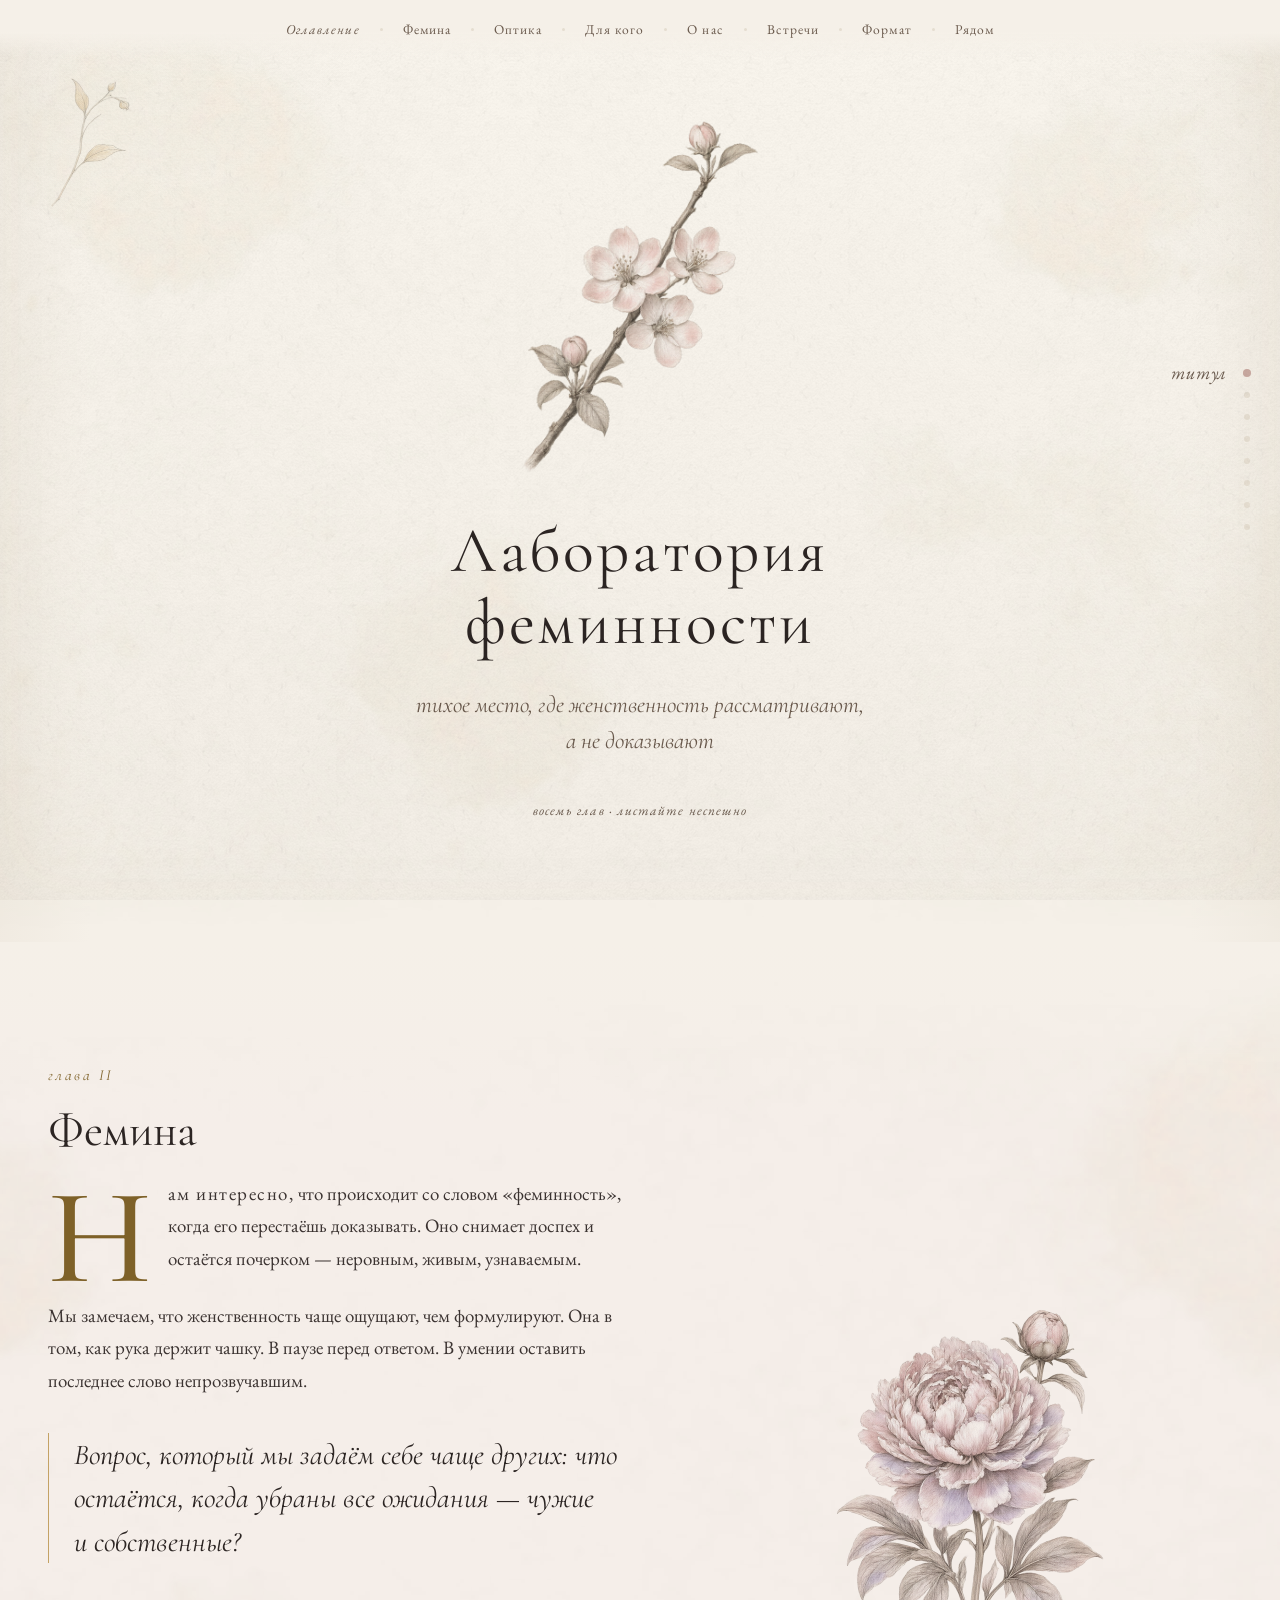
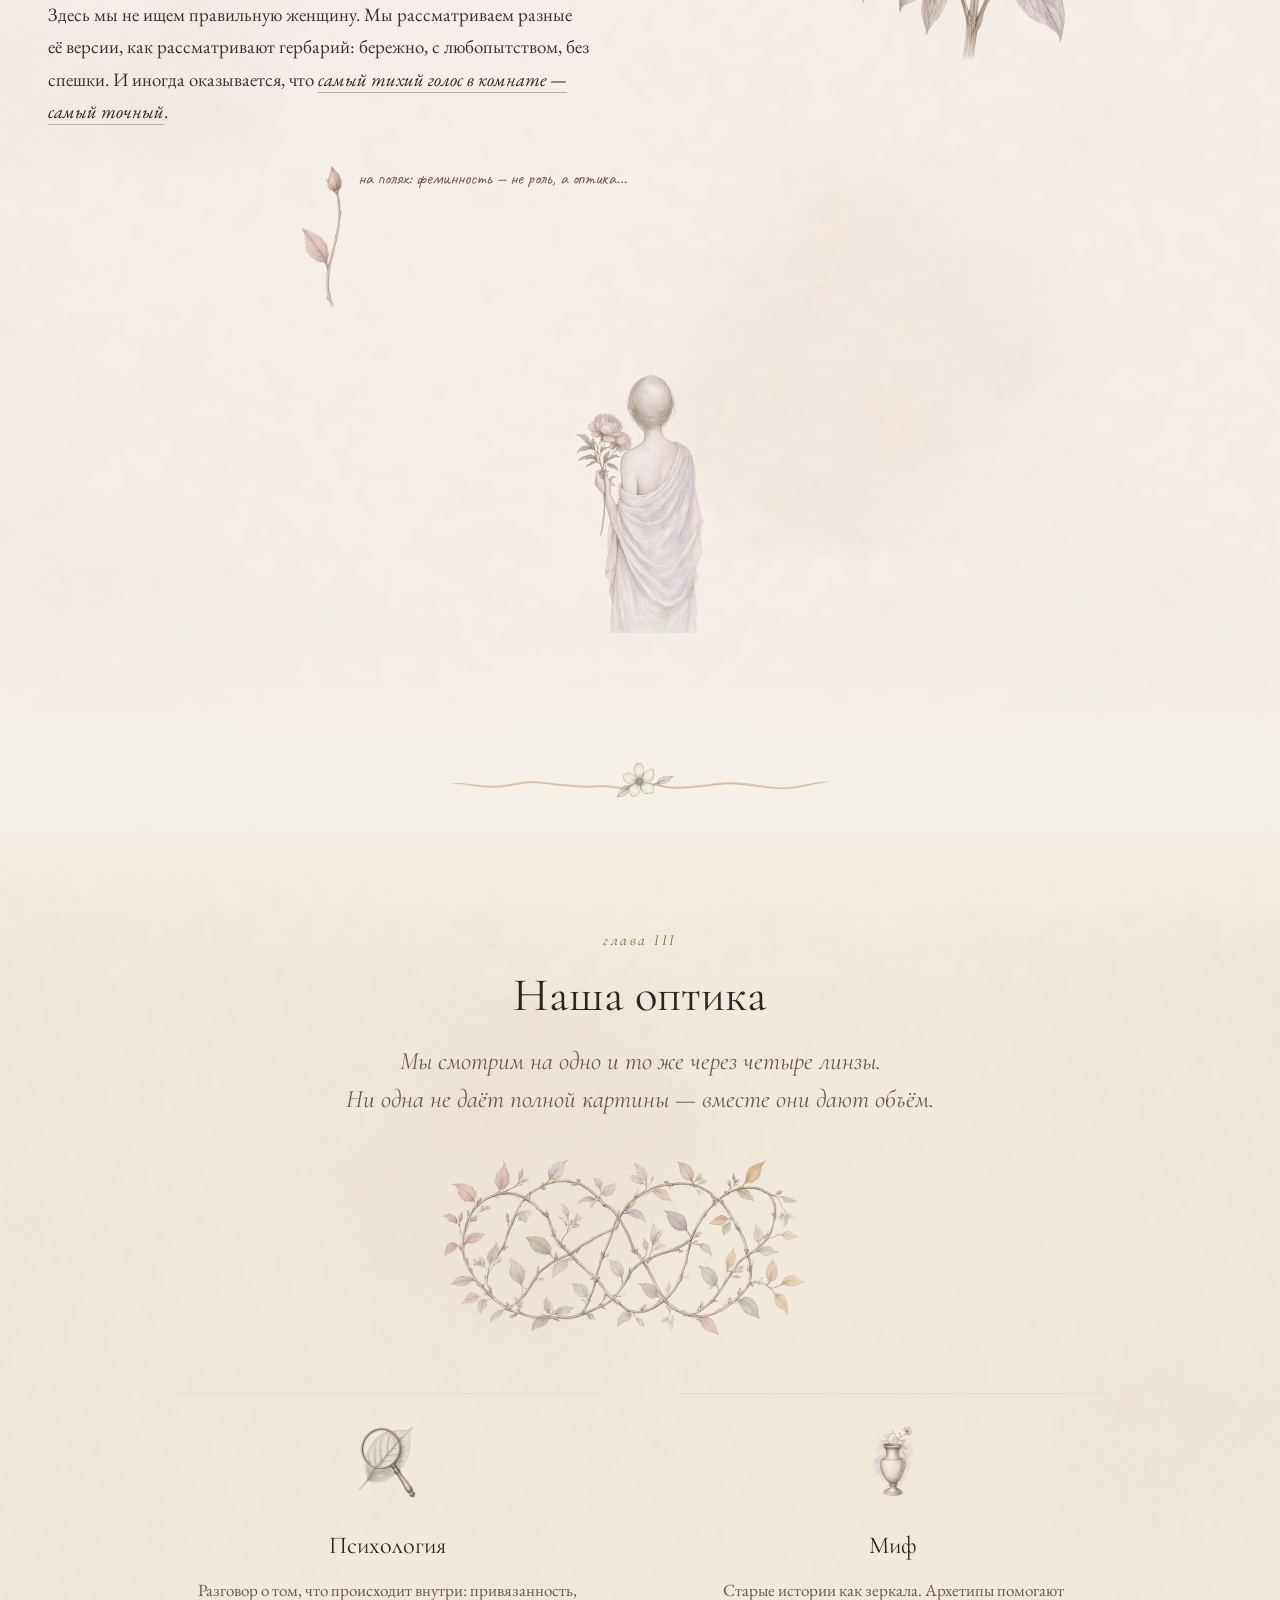
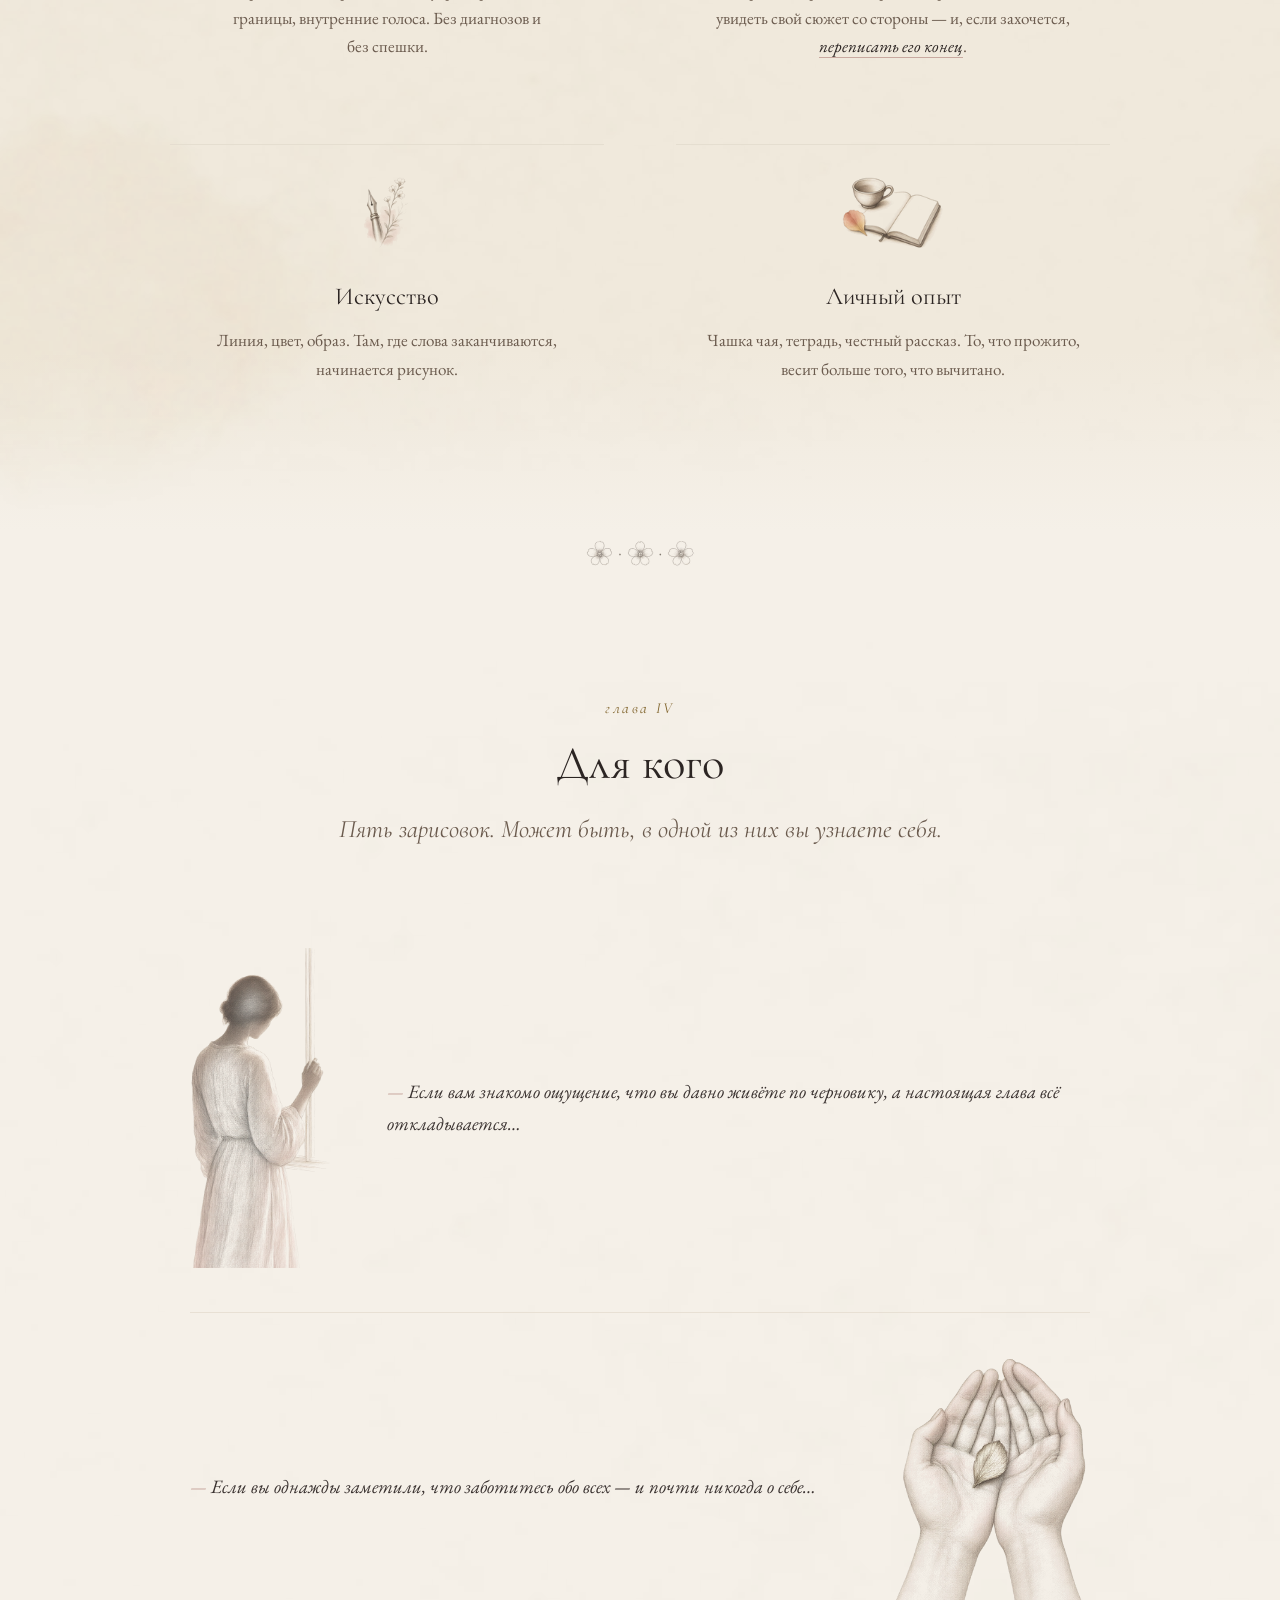
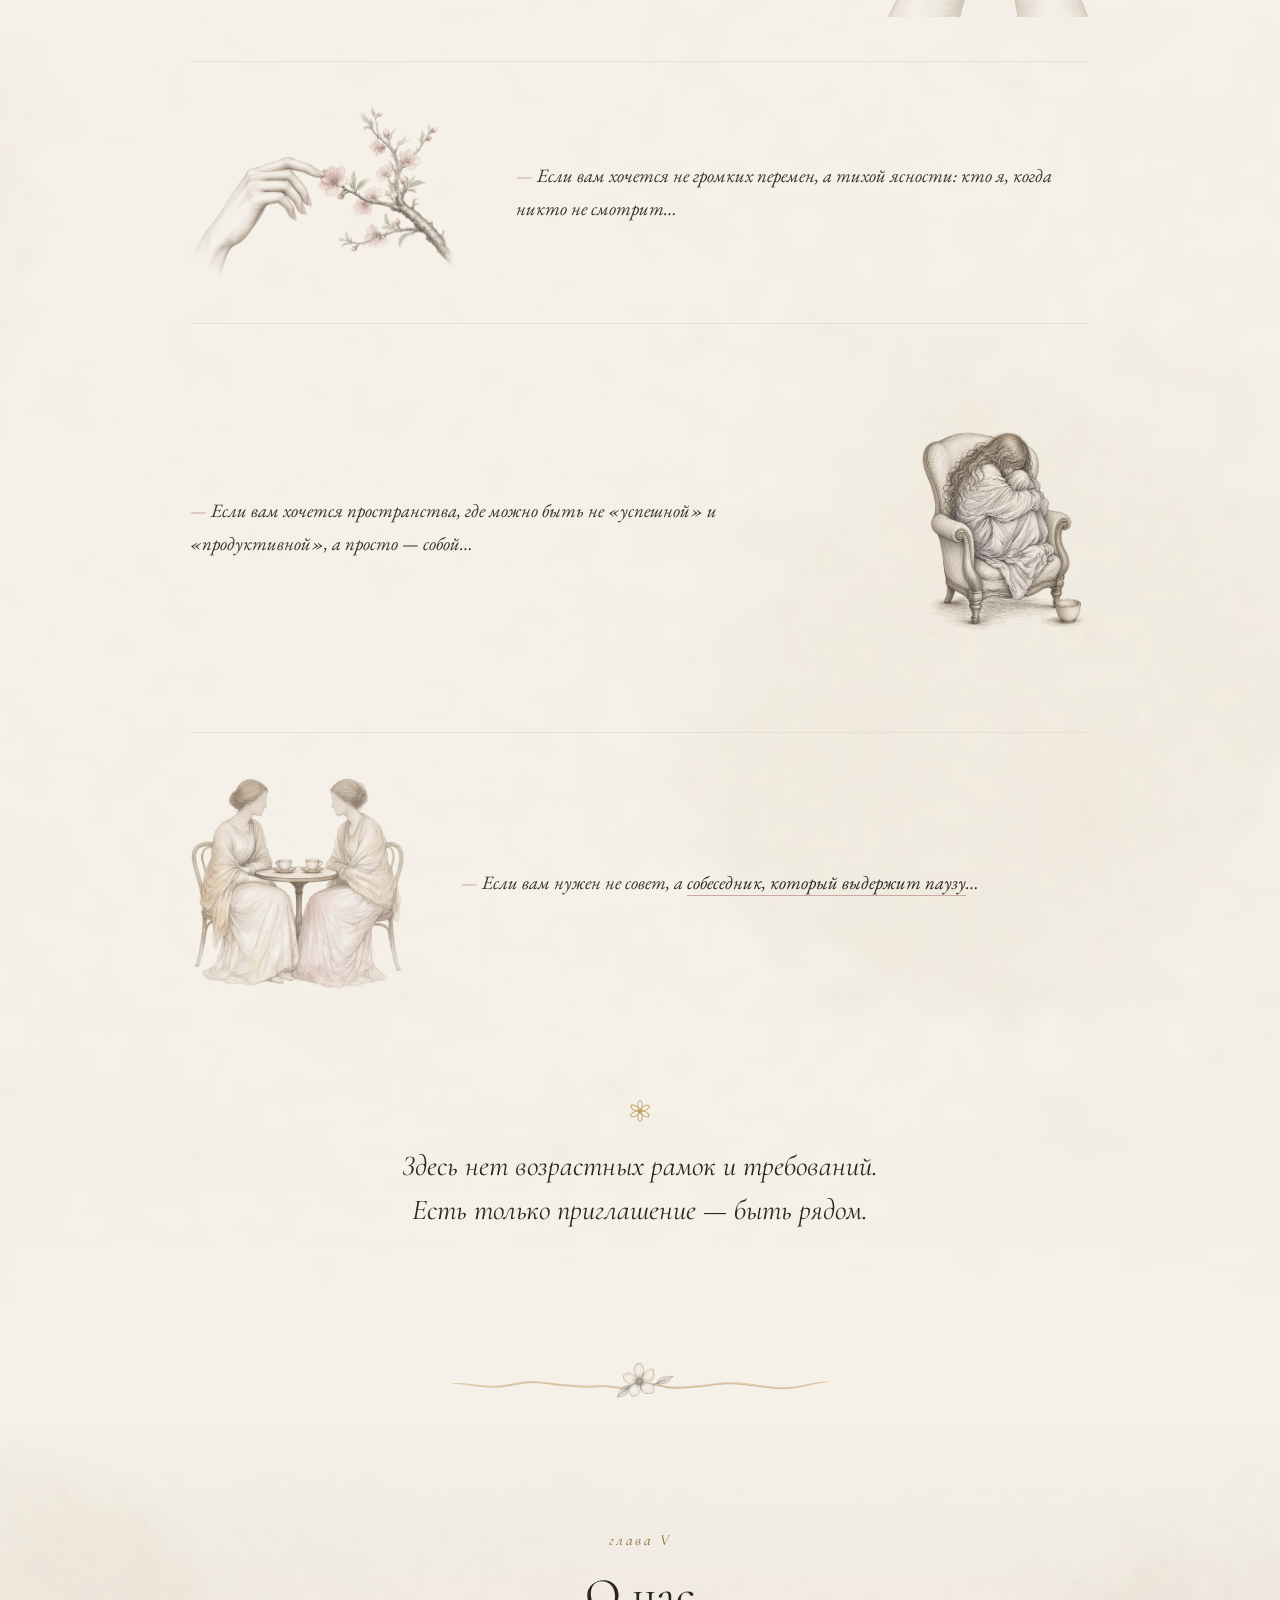
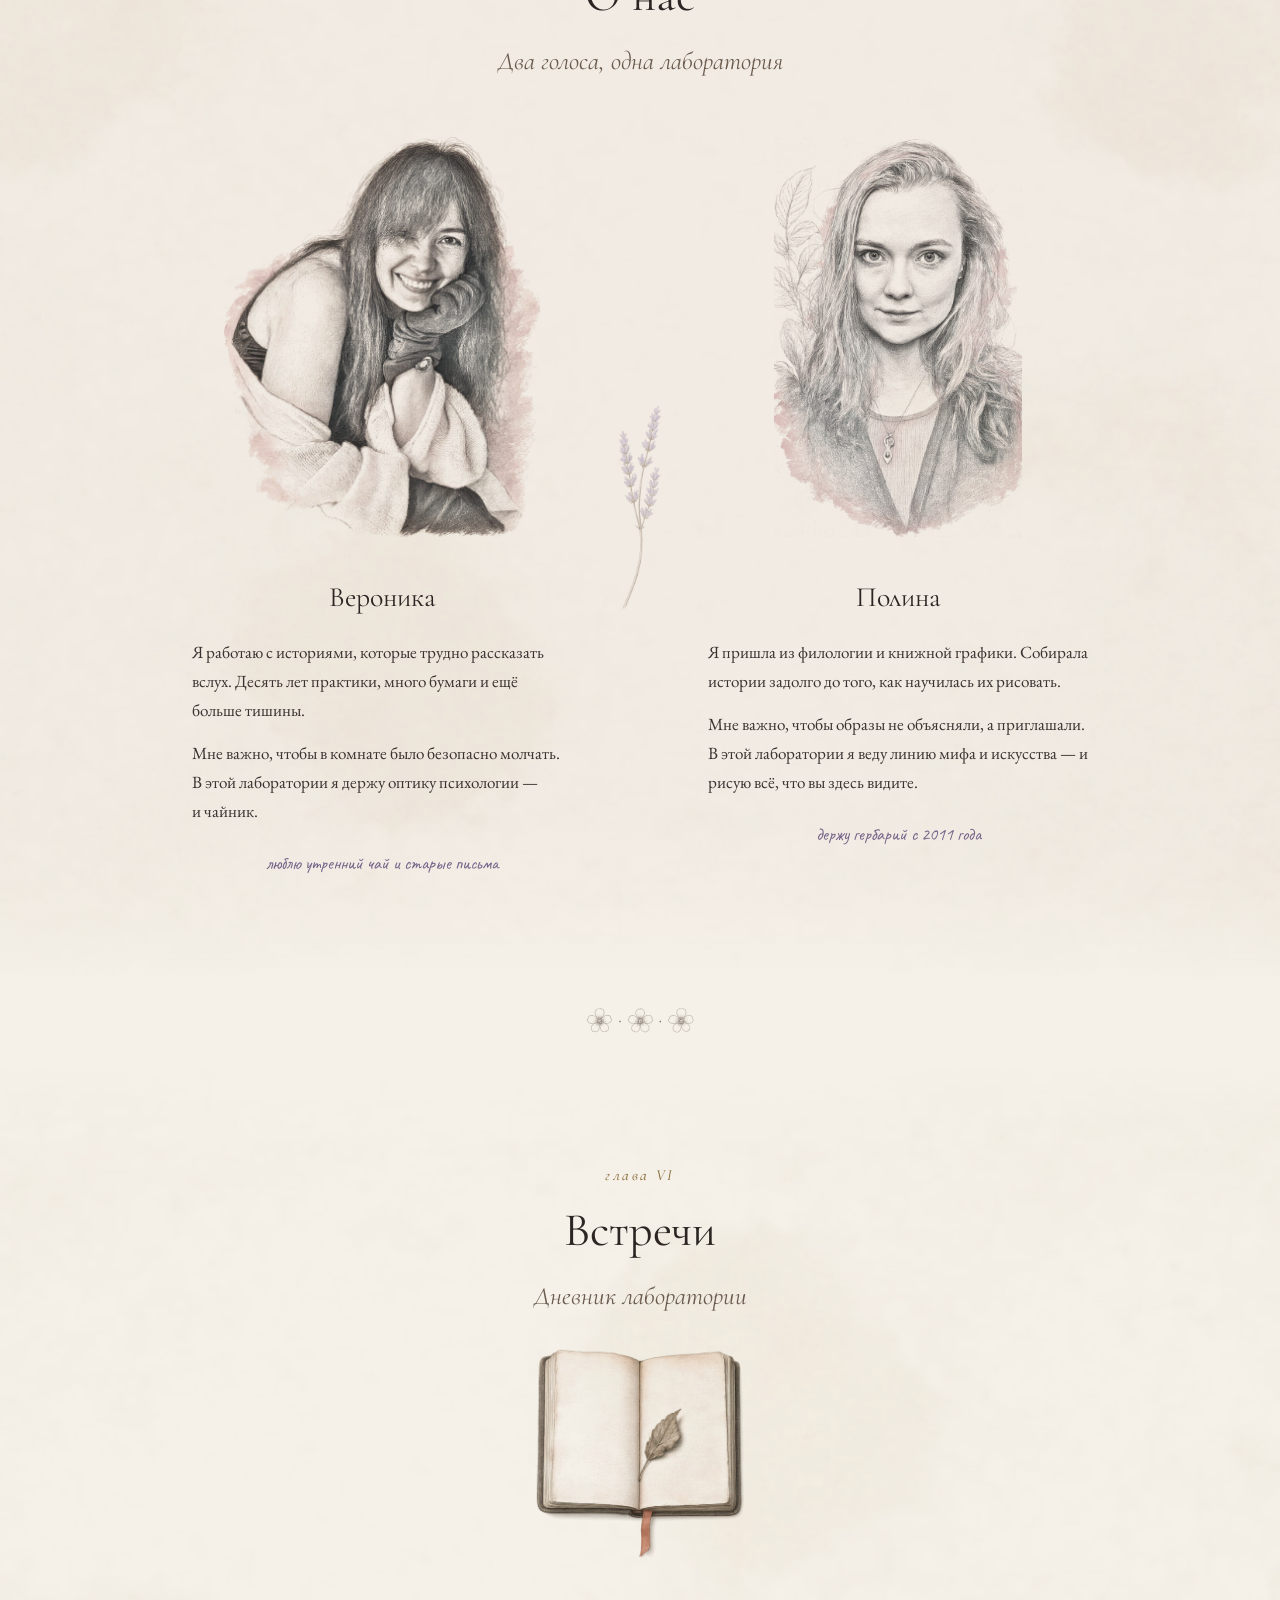
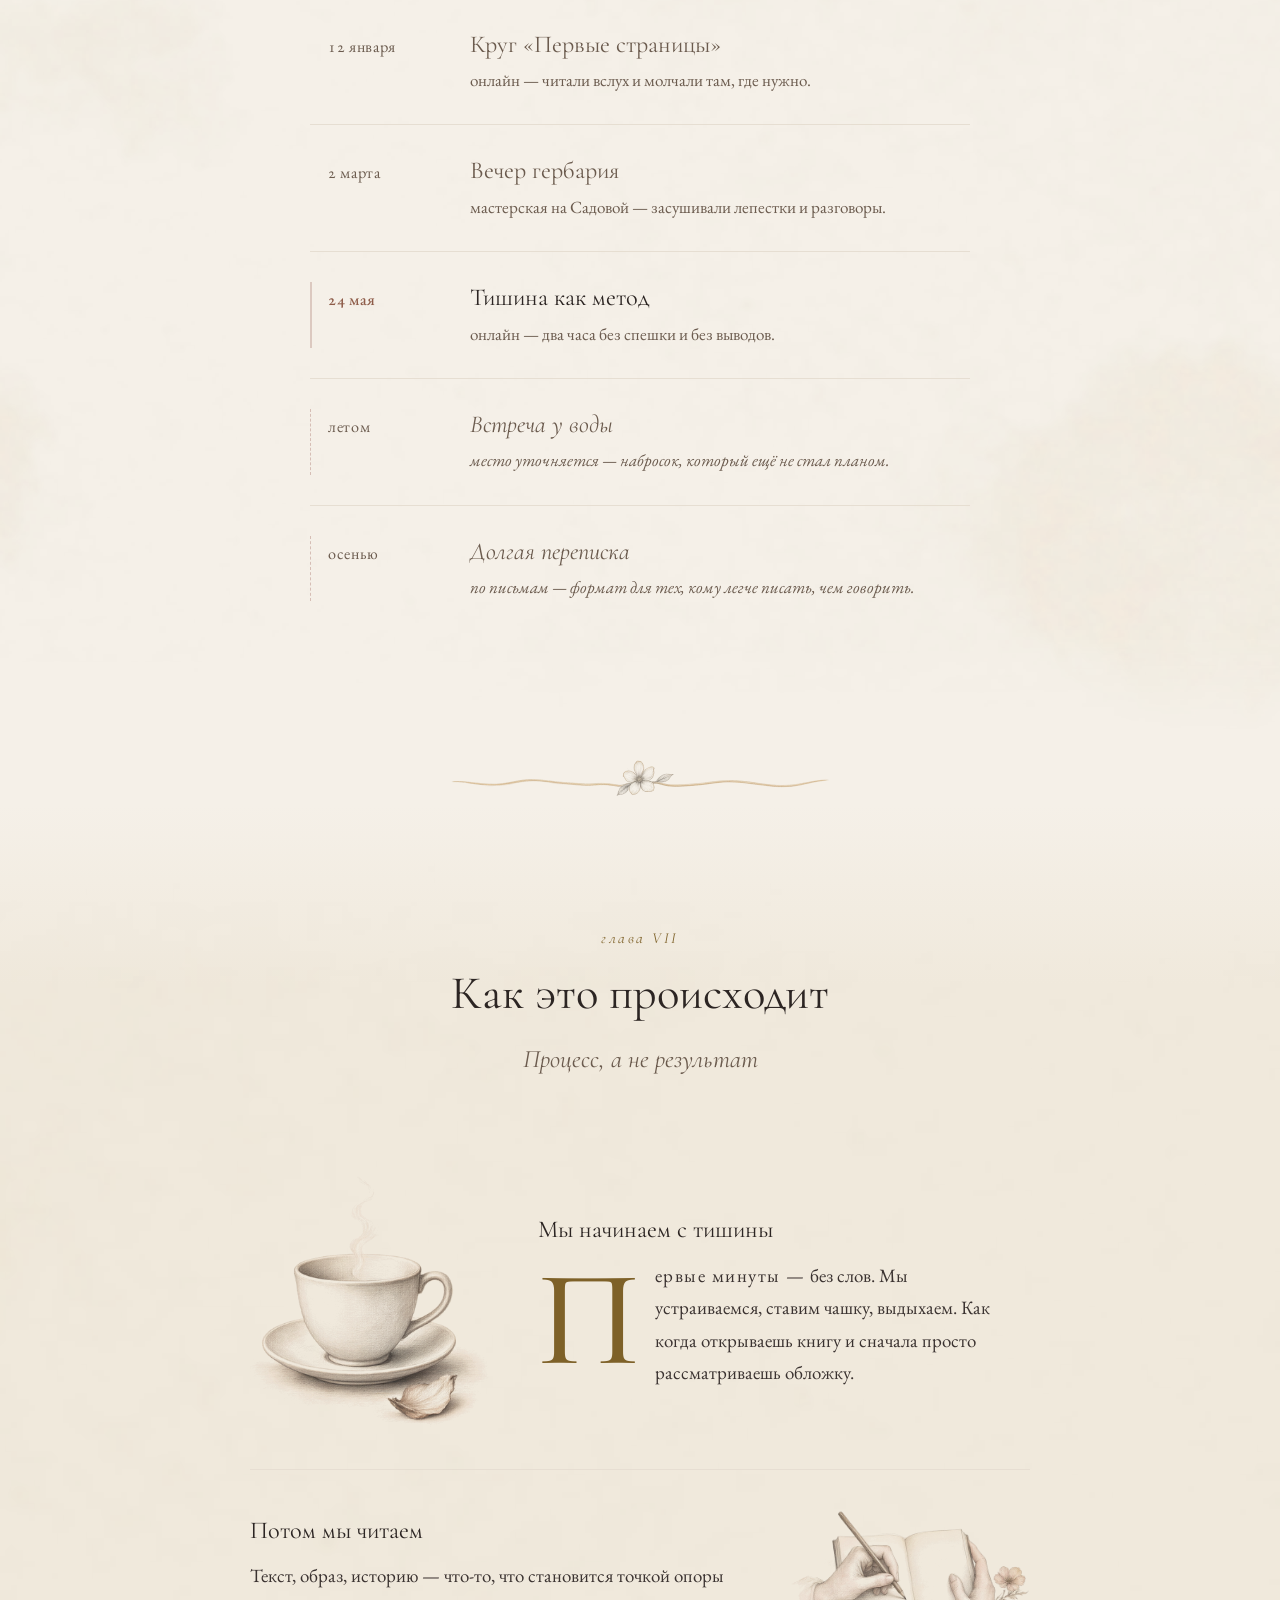
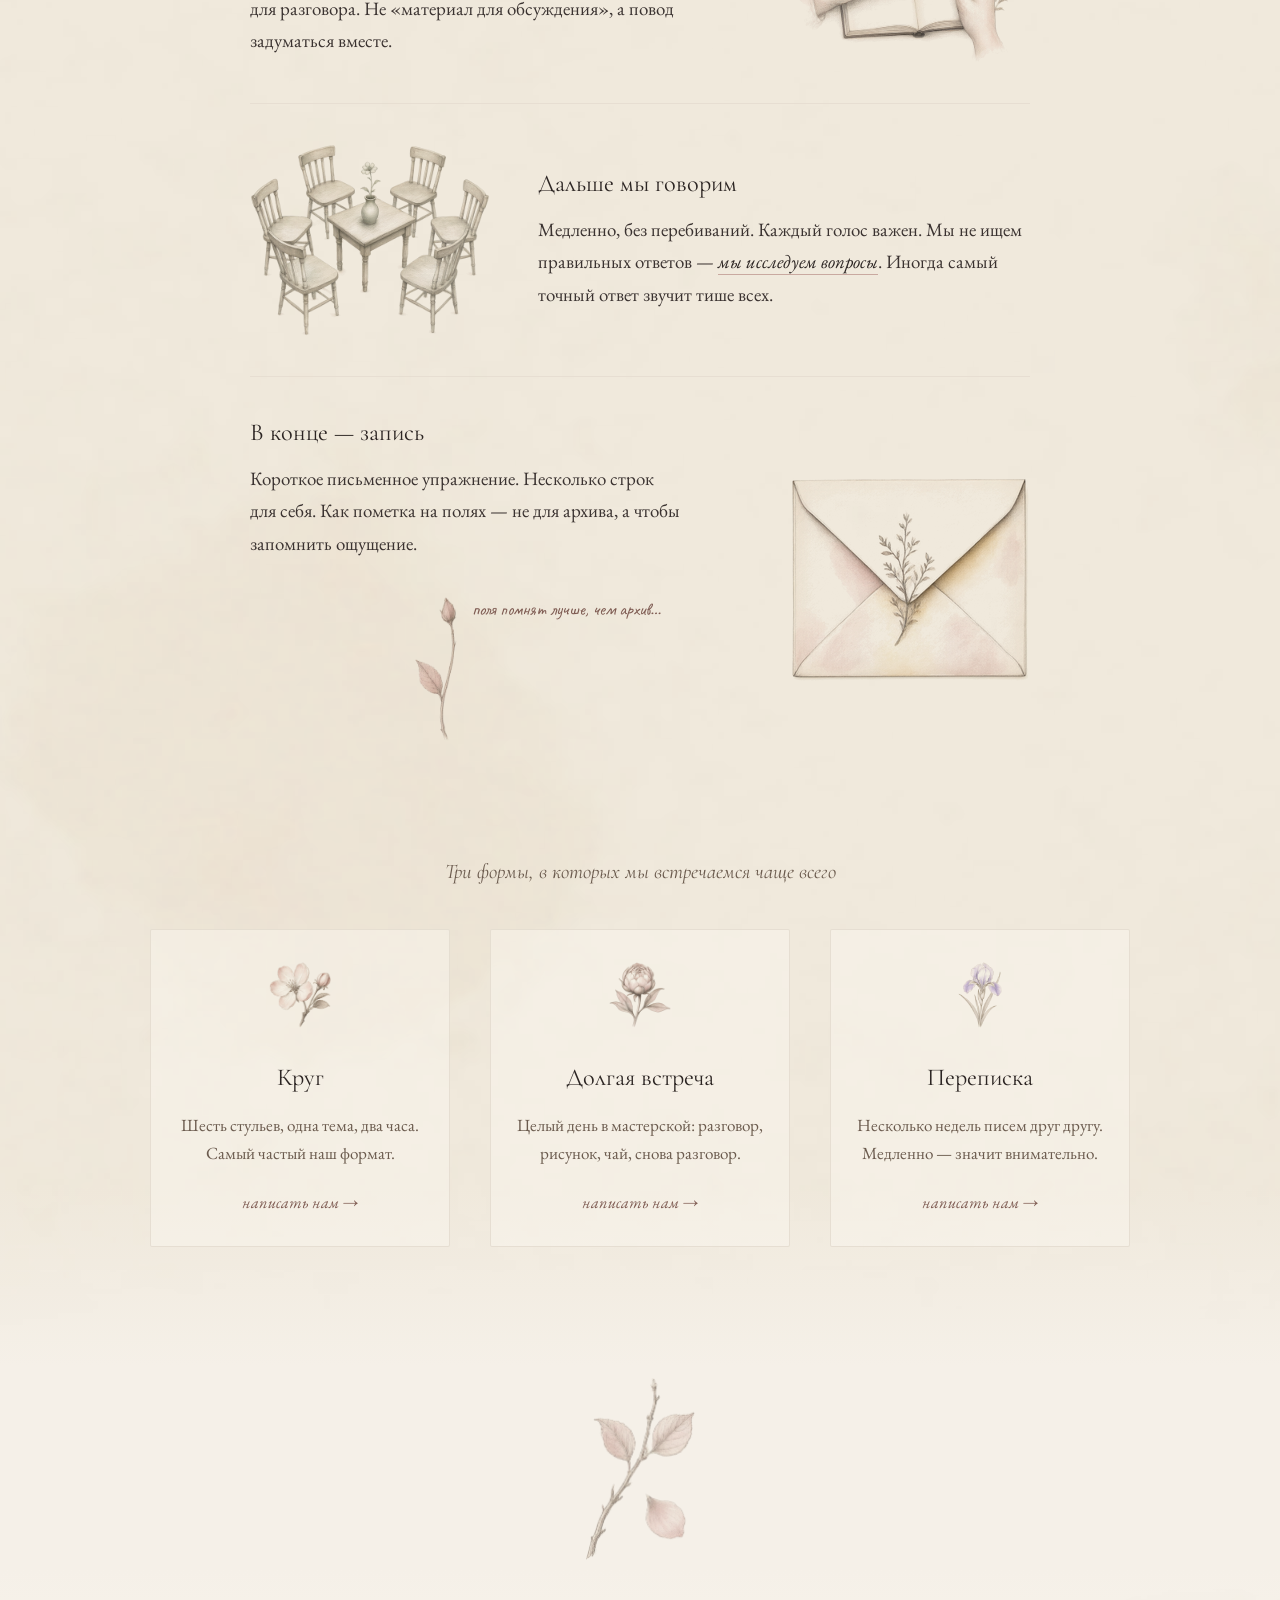
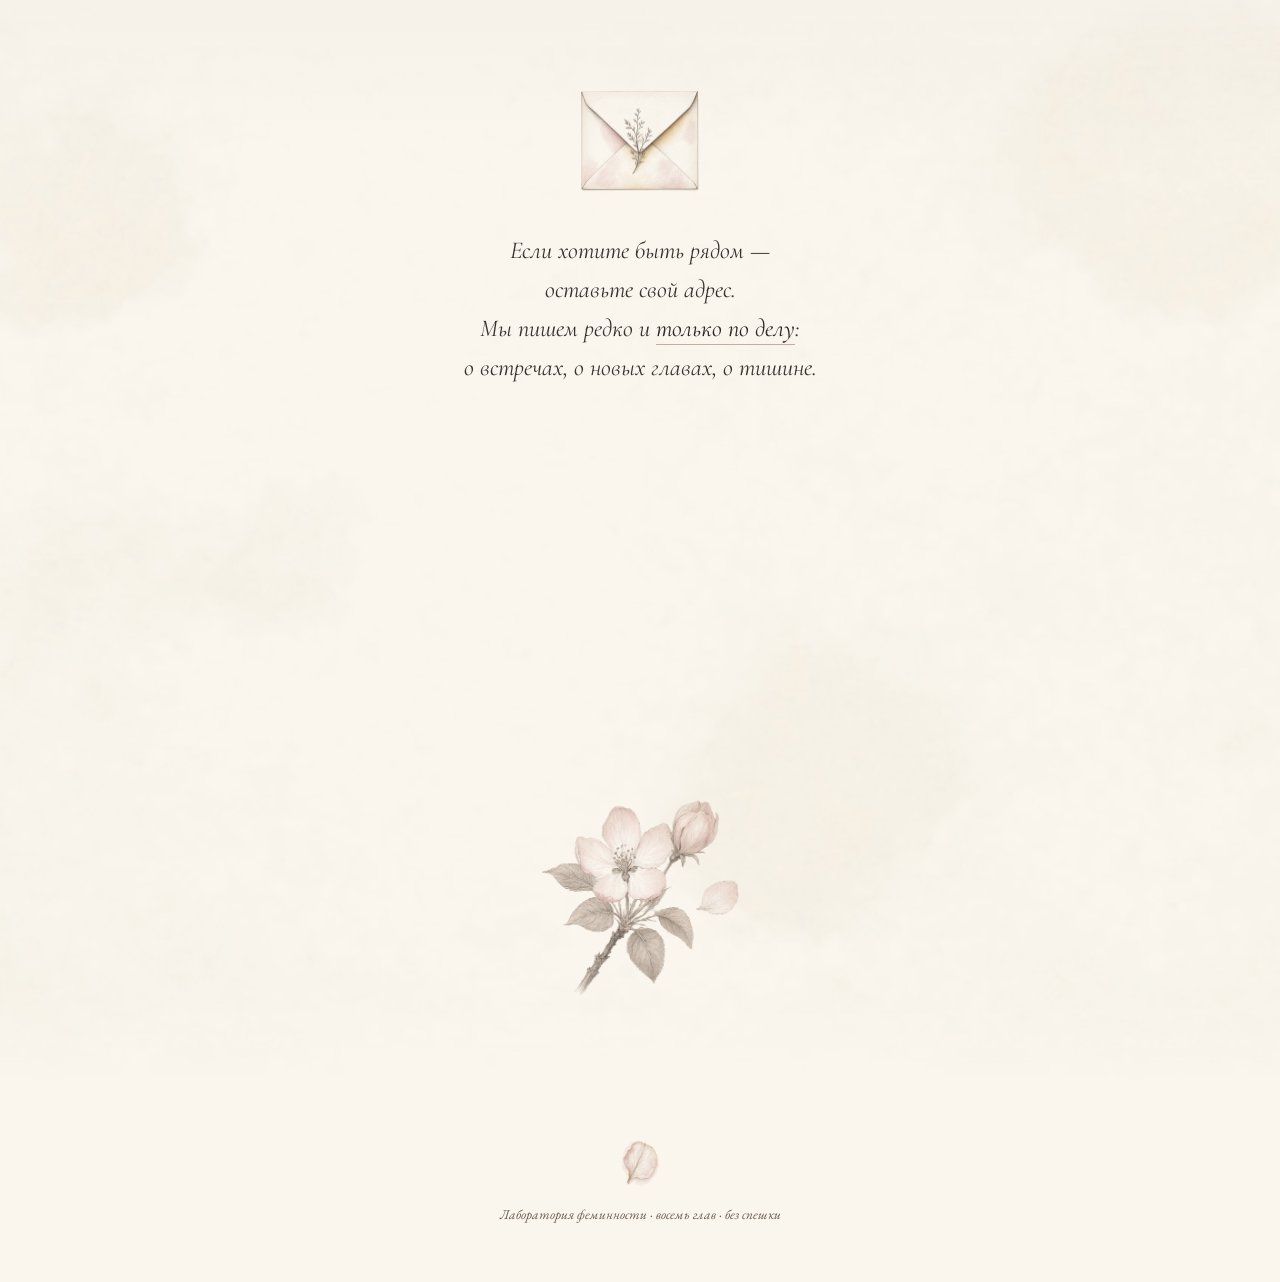
<file: site/index.html>
<!DOCTYPE html>
<html lang="ru" class="no-js">
<head>
<meta charset="UTF-8">
<meta name="viewport" content="width=device-width, initial-scale=1.0">
<title>Лаборатория феминности — тихое место, где женственность рассматривают</title>
<meta name="description" content="Лаборатория феминности — восемь глав о женственности: психология, миф, искусство и личный опыт. Встречи, круги, переписка. Листайте неспешно.">
<link rel="icon" type="image/png" href="assets/img/favicon.png">
<meta property="og:type" content="website">
<meta property="og:title" content="Лаборатория феминности">
<meta property="og:description" content="Восемь глав о женственности: психология, миф, искусство и личный опыт. Без спешки и без доказательств.">
<!-- при публикации заменить на абсолютный URL: og:image не работает относительным -->
<meta property="og:image" content="assets/img/og-cover.jpg">
<meta property="og:locale" content="ru_RU">
<meta name="twitter:card" content="summary_large_image">
<link rel="preconnect" href="https://fonts.googleapis.com">
<link rel="preconnect" href="https://fonts.gstatic.com" crossorigin>
<link href="https://fonts.googleapis.com/css2?family=Cormorant+Garamond:ital,wght@0,300;0,400;0,500;1,300;1,400&family=EB+Garamond:ital,wght@0,400;0,500;1,400;1,500&family=Caveat:wght@400;500&display=swap" rel="stylesheet">
<link rel="stylesheet" href="assets/css/styles.css">
</head>
<body>

<a class="skip-link" href="#main">перейти к содержанию</a>

<!-- ── оглавление ─────────────────────────────────── -->
<nav class="nav-contents" id="mainNav" aria-label="Оглавление">
  <span class="nav-word">Оглавление</span>
  <span class="nav-dot" aria-hidden="true"></span>
  <a href="#femininity">Фемина</a>
  <span class="nav-dot" aria-hidden="true"></span>
  <a href="#optics">Оптика</a>
  <span class="nav-dot" aria-hidden="true"></span>
  <a href="#forwhom">Для кого</a>
  <span class="nav-dot" aria-hidden="true"></span>
  <a href="#about">О нас</a>
  <span class="nav-dot" aria-hidden="true"></span>
  <a href="#meetings">Встречи</a>
  <span class="nav-dot" aria-hidden="true"></span>
  <a href="#format">Формат</a>
  <span class="nav-dot" aria-hidden="true"></span>
  <a href="#invitation">Рядом</a>
</nav>

<div class="mobile-nav">
  <button class="mobile-nav-toggle" id="navToggle" aria-label="оглавление" aria-expanded="false" aria-controls="mobileMenu">
    <span></span><span></span><span></span>
  </button>
</div>

<div class="mobile-menu" id="mobileMenu" hidden>
  <a href="#femininity">Фемина</a>
  <a href="#optics">Оптика</a>
  <a href="#forwhom">Для кого</a>
  <a href="#about">О нас</a>
  <a href="#meetings">Встречи</a>
  <a href="#format">Формат</a>
  <a href="#invitation">Рядом</a>
</div>

<!-- ── номера глав сбоку ──────────────────────────── -->
<nav class="page-indicator" id="pageIndicator" aria-label="главы">
  <a class="page-dot active" href="#title" data-label="титул" aria-label="титул"></a>
  <a class="page-dot" href="#femininity" data-label="II · фемина" aria-label="глава вторая — фемина"></a>
  <a class="page-dot" href="#optics" data-label="III · оптика" aria-label="глава третья — оптика"></a>
  <a class="page-dot" href="#forwhom" data-label="IV · для кого" aria-label="глава четвёртая — для кого"></a>
  <a class="page-dot" href="#about" data-label="V · о нас" aria-label="глава пятая — о нас"></a>
  <a class="page-dot" href="#meetings" data-label="VI · встречи" aria-label="глава шестая — встречи"></a>
  <a class="page-dot" href="#format" data-label="VII · формат" aria-label="глава седьмая — формат"></a>
  <a class="page-dot" href="#invitation" data-label="VIII · рядом" aria-label="глава восьмая — рядом"></a>
</nav>

<main id="main">

<!-- ── 01 · титул ─────────────────────────────────── -->
<section class="section-title" id="title" aria-labelledby="title-heading">
  <div class="vignette-left" aria-hidden="true"></div>
  <div class="vignette-right" aria-hidden="true"></div>
  <img class="corner-ornament" src="assets/img/b5-corner.webp" width="85" height="132" alt="" aria-hidden="true">
  <div class="section-inner">
    <img class="title-art fade-in" src="assets/img/c1-title.webp" width="240" height="355"
         alt="ветвь цветущей яблони — ботаническая гравюра">
    <h1 class="title-main fade-in" id="title-heading" style="transition-delay:150ms">Лаборатория<br>феминности</h1>
    <p class="title-sub fade-in" style="transition-delay:350ms">
      тихое место, где женственность рассматривают,<br>а не доказывают
    </p>
    <p class="title-folio fade-in" style="transition-delay:550ms">восемь глав · листайте неспешно</p>
  </div>
  <p class="title-scroll-hint">листайте вниз</p>
</section>

<!-- ── 02 · фемина ────────────────────────────────── -->
<section class="section-femininity" id="femininity" aria-labelledby="femininity-heading">
  <div class="section-inner">
    <div class="femininity-layout">
      <div class="fade-in">
        <p class="section-number">глава II</p>
        <h2 class="section-heading" id="femininity-heading">Фемина</h2>
        <p class="body-text dropcap"><span class="versal">Нам интересно,</span> что происходит со словом «феминность», когда его перестаёшь доказывать. Оно снимает доспех и остаётся почерком — неровным, живым, узнаваемым.</p>
        <p class="body-text">Мы замечаем, что женственность чаще ощущают, чем формулируют. Она в том, как рука держит чашку. В паузе перед ответом. В умении оставить последнее слово непрозвучавшим.</p>
        <p class="lead-question">Вопрос, который мы задаём себе чаще других: что остаётся, когда убраны все ожидания — чужие и собственные?</p>
        <p class="body-text">Здесь мы не ищем правильную женщину. Мы рассматриваем разные её версии, как рассматривают гербарий: бережно, с любопытством, без спешки. И иногда оказывается, что <em class="hl">самый тихий голос в комнате — самый точный</em>.</p>
        <aside class="margin-note">
          <img src="assets/img/b7-marginal.webp" width="44" height="145" alt="" aria-hidden="true">
          <span>на полях: феминность — не роль, а оптика…</span>
        </aside>
      </div>
      <div class="femininity-figure fade-in" style="transition-delay:250ms">
        <img src="assets/img/d1-peon.webp" width="270" height="356"
             alt="пион в полном цвету с боковым бутоном — ботаническая гравюра с акварельной подкраской">
      </div>
    </div>
    <img class="chapter-endpiece fade-in" src="assets/img/d2-figure.webp" width="130" height="259"
         alt="женская фигура спиной с ветвью пиона — гравюра" loading="lazy">
  </div>
</section>

<div class="section-divider" aria-hidden="true">
  <img src="assets/img/b1-divider.webp" width="380" height="38" alt="" loading="lazy">
</div>

<!-- ── 03 · оптика ────────────────────────────────── -->
<section class="section-optics" id="optics" aria-labelledby="optics-heading">
  <div class="section-inner">
    <header class="text-column centered fade-in">
      <p class="section-number">глава III</p>
      <h2 class="section-heading" id="optics-heading">Наша оптика</h2>
      <p class="section-subheading">Мы смотрим на одно и то же через четыре линзы.<br>Ни одна не даёт полной картины — вместе они дают объём.</p>
    </header>
    <img class="section-image centered fade-in" src="assets/img/e1-braid.webp" width="400" height="179"
         alt="четыре тонкие линии, сплетающиеся в ботанический узор" loading="lazy">
    <div class="optics-grid">
      <article class="optic-card fade-in" style="transition-delay:100ms">
        <img class="optic-emblem" src="assets/img/e2-psy.webp" width="58" height="72" alt="" aria-hidden="true" loading="lazy">
        <h3 class="optic-title">Психология</h3>
        <p class="optic-desc">Разговор о том, что происходит внутри: привязанность, границы, внутренние голоса. Без диагнозов и без спешки.</p>
      </article>
      <article class="optic-card fade-in" style="transition-delay:220ms">
        <img class="optic-emblem" src="assets/img/e3-myth.webp" width="43" height="72" alt="" aria-hidden="true" loading="lazy">
        <h3 class="optic-title">Миф</h3>
        <p class="optic-desc">Старые истории как зеркала. Архетипы помогают увидеть свой сюжет со стороны — и, если захочется, <em class="hl">переписать его конец</em>.</p>
      </article>
      <article class="optic-card fade-in" style="transition-delay:340ms">
        <img class="optic-emblem" src="assets/img/e4-art.webp" width="48" height="72" alt="" aria-hidden="true" loading="lazy">
        <h3 class="optic-title">Искусство</h3>
        <p class="optic-desc">Линия, цвет, образ. Там, где слова заканчиваются, начинается рисунок.</p>
      </article>
      <article class="optic-card fade-in" style="transition-delay:460ms">
        <img class="optic-emblem" src="assets/img/e5-life.webp" width="70" height="49" alt="" aria-hidden="true" loading="lazy">
        <h3 class="optic-title">Личный опыт</h3>
        <p class="optic-desc">Чашка чая, тетрадь, честный рассказ. То, что прожито, весит больше того, что вычитано.</p>
      </article>
    </div>
  </div>
</section>

<div class="section-divider" aria-hidden="true">
  <img src="assets/img/b2-dots.webp" width="110" height="28" alt="" loading="lazy">
</div>

<!-- ── 04 · для кого ──────────────────────────────── -->
<section class="section-forwhom" id="forwhom" aria-labelledby="forwhom-heading">
  <div class="section-inner">
    <header class="text-column centered fade-in">
      <p class="section-number">глава IV</p>
      <h2 class="section-heading" id="forwhom-heading">Для кого</h2>
      <p class="section-subheading">Пять зарисовок. Может быть, в одной из них вы узнаете себя.</p>
    </header>
    <div class="sketches">
      <figure class="sketch fade-in">
        <img src="assets/img/f1-window.webp" width="150" height="341"
             alt="женский силуэт у окна — гравюра" loading="lazy">
        <figcaption>Если вам знакомо ощущение, что вы давно живёте по черновику, а настоящая глава всё откладывается…</figcaption>
      </figure>
      <figure class="sketch flip fade-in">
        <img class="dense" src="assets/img/f2-hands.webp" width="170" height="217"
             alt="две ладони, держащие семя — гравюра" loading="lazy">
        <figcaption>Если вы однажды заметили, что заботитесь обо всех — и почти никогда о себе…</figcaption>
      </figure>
      <figure class="sketch fade-in">
        <img src="assets/img/f3-touch.webp" width="280" height="179"
             alt="рука, прикасающаяся к цветущей ветви — гравюра" loading="lazy">
        <figcaption>Если вам хочется не громких перемен, а тихой ясности: кто я, когда никто не смотрит…</figcaption>
      </figure>
      <figure class="sketch flip fade-in">
        <img src="assets/img/f4-shawl.webp" width="160" height="288"
             alt="женщина, свернувшаяся в кресле под мягкой шалью — гравюра" loading="lazy">
        <figcaption>Если вам хочется пространства, где можно быть не «успешной» и «продуктивной», а просто — собой…</figcaption>
      </figure>
      <figure class="sketch fade-in">
        <img class="dense" src="assets/img/f5-table.webp" width="260" height="257"
             alt="две фигуры за маленьким круглым столом с чашками — гравюра" loading="lazy">
        <figcaption>Если вам нужен не совет, а <em class="hl">собеседник, который выдержит паузу</em>…</figcaption>
      </figure>
    </div>
    <span class="quote-star" aria-hidden="true"></span>
    <p class="section-quote fade-in">
      Здесь нет возрастных рамок и требований.<br>
      Есть только приглашение — быть рядом.
    </p>
  </div>
</section>

<div class="section-divider" aria-hidden="true">
  <img src="assets/img/b1-divider.webp" width="380" height="38" alt="" loading="lazy">
</div>

<!-- ── 05 · о нас ─────────────────────────────────── -->
<section class="section-about" id="about" aria-labelledby="about-heading">
  <div class="section-inner">
    <header class="text-column centered fade-in">
      <p class="section-number">глава V</p>
      <h2 class="section-heading" id="about-heading">О нас</h2>
      <p class="section-subheading">Два голоса, одна лаборатория</p>
    </header>
    <div class="about-grid">
      <article class="about-person fade-in" style="transition-delay:100ms">
        <img class="about-photo" src="assets/img/p1-veronika.webp" width="316" height="400"
             alt="Вероника — гравюрный портрет с акварельной подкраской" loading="lazy">
        <h3 class="about-name">Вероника</h3>
        <p class="about-text">Я работаю с историями, которые трудно рассказать вслух. Десять лет практики, много бумаги и ещё больше тишины.</p>
        <p class="about-text">Мне важно, чтобы в комнате было безопасно молчать. В этой лаборатории я держу оптику психологии — и чайник.</p>
        <p class="about-note">люблю утренний чай и старые письма</p>
      </article>
      <img class="lavender-note" src="assets/img/g1-lavender.webp" width="56" height="263" alt="" aria-hidden="true" loading="lazy">
      <article class="about-person fade-in" style="transition-delay:280ms">
        <img class="about-photo" src="assets/img/p2-polina.webp" width="248" height="400"
             alt="Полина — гравюрный портрет с лавандовой подкраской" loading="lazy">
        <h3 class="about-name">Полина</h3>
        <p class="about-text">Я пришла из филологии и книжной графики. Собирала истории задолго до того, как научилась их рисовать.</p>
        <p class="about-text">Мне важно, чтобы образы не объясняли, а приглашали. В этой лаборатории я веду линию мифа и искусства — и рисую всё, что вы здесь видите.</p>
        <p class="about-note">держу гербарий с 2011 года</p>
      </article>
    </div>
  </div>
</section>

<div class="section-divider" aria-hidden="true">
  <img src="assets/img/b2-dots.webp" width="110" height="28" alt="" loading="lazy">
</div>

<!-- ── 06 · встречи ───────────────────────────────── -->
<section class="section-meetings" id="meetings" aria-labelledby="meetings-heading">
  <div class="section-inner">
    <header class="text-column centered fade-in">
      <p class="section-number">глава VI</p>
      <h2 class="section-heading" id="meetings-heading">Встречи</h2>
      <p class="section-subheading">Дневник лаборатории</p>
    </header>
    <img class="section-image centered small fade-in" src="assets/img/h1-diary.webp" width="210" height="210"
         alt="раскрытый дневник с засушенным листом и лентой-закладкой" loading="lazy">
    <ul class="meetings-list">
      <li class="meeting-item past fade-in">
        <p class="meeting-date">12 января</p>
        <div>
          <h3 class="meeting-title">Круг «Первые страницы»</h3>
          <p class="meeting-desc">онлайн — читали вслух и молчали там, где нужно.</p>
        </div>
      </li>
      <li class="meeting-item past fade-in">
        <p class="meeting-date">2 марта</p>
        <div>
          <h3 class="meeting-title">Вечер гербария</h3>
          <p class="meeting-desc">мастерская на Садовой — засушивали лепестки и разговоры.</p>
        </div>
      </li>
      <li class="meeting-item upcoming fade-in">
        <p class="meeting-date">24 мая</p>
        <div>
          <h3 class="meeting-title">Тишина как метод</h3>
          <p class="meeting-desc">онлайн — два часа без спешки и без выводов.</p>
        </div>
      </li>
      <li class="meeting-item future fade-in">
        <p class="meeting-date">летом</p>
        <div>
          <h3 class="meeting-title">Встреча у воды</h3>
          <p class="meeting-desc">место уточняется — набросок, который ещё не стал планом.</p>
        </div>
      </li>
      <li class="meeting-item future fade-in">
        <p class="meeting-date">осенью</p>
        <div>
          <h3 class="meeting-title">Долгая переписка</h3>
          <p class="meeting-desc">по письмам — формат для тех, кому легче писать, чем говорить.</p>
        </div>
      </li>
    </ul>
  </div>
</section>

<div class="section-divider" aria-hidden="true">
  <img src="assets/img/b1-divider.webp" width="380" height="38" alt="" loading="lazy">
</div>

<!-- ── 07 · формат ────────────────────────────────── -->
<section class="section-format" id="format" aria-labelledby="format-heading">
  <div class="section-inner">
    <header class="text-column centered fade-in">
      <p class="section-number">глава VII</p>
      <h2 class="section-heading" id="format-heading">Как это происходит</h2>
      <p class="section-subheading">Процесс, а не результат</p>
    </header>

    <div class="format-steps">
      <div class="format-step fade-in">
        <img class="step-image" src="assets/img/i2-tea.webp" width="130" height="138"
             alt="чашка чая с лепестком рядом — гравюра" loading="lazy">
        <div>
          <h3 class="format-step-title">Мы начинаем с тишины</h3>
          <p class="format-step-text dropcap"><span class="versal">Первые минуты —</span> без слов. Мы устраиваемся, ставим чашку, выдыхаем. Как когда открываешь книгу и сначала просто рассматриваешь обложку.</p>
        </div>
      </div>
      <div class="format-step flip fade-in">
        <img class="step-image" src="assets/img/i1-drawing.webp" width="240" height="152"
             alt="женские руки рисуют в раскрытой тетради — гравюра" loading="lazy">
        <div>
          <h3 class="format-step-title">Потом мы читаем</h3>
          <p class="format-step-text">Текст, образ, историю — что-то, что становится точкой опоры для разговора. Не «материал для обсуждения», а повод задуматься вместе.</p>
        </div>
      </div>
      <div class="format-step fade-in">
        <img class="step-image" src="assets/img/i3-chairs.webp" width="240" height="193"
             alt="круг из шести деревянных стульев вокруг низкого столика с цветком — гравюра" loading="lazy">
        <div>
          <h3 class="format-step-title">Дальше мы говорим</h3>
          <p class="format-step-text">Медленно, без перебиваний. Каждый голос важен. Мы не ищем правильных ответов — <em class="hl">мы исследуем вопросы</em>. Иногда самый точный ответ звучит тише всех.</p>
        </div>
      </div>
      <div class="format-step flip fade-in">
        <img class="step-image" src="assets/img/j2-envelope.webp" width="120" height="102"
             alt="конверт с веточкой под клапаном — гравюра" loading="lazy">
        <div>
          <h3 class="format-step-title">В конце — запись</h3>
          <p class="format-step-text">Короткое письменное упражнение. Несколько строк для себя. Как пометка на полях — не для архива, а чтобы запомнить ощущение.</p>
          <aside class="margin-note">
            <img src="assets/img/b7-marginal.webp" width="44" height="145" alt="" aria-hidden="true" loading="lazy">
            <span>поля помнят лучше, чем архив…</span>
          </aside>
        </div>
      </div>
    </div>

    <p class="formats-lead fade-in">Три формы, в которых мы встречаемся чаще всего</p>
    <div class="cards-grid">
      <article class="format-card fade-in" style="transition-delay:100ms">
        <img class="card-emblem" src="assets/img/k1-apple.webp" width="62" height="66" alt="" aria-hidden="true" loading="lazy">
        <h3 class="card-title">Круг</h3>
        <p class="card-desc">Шесть стульев, одна тема, два часа. Самый частый наш формат.</p>
        <a class="card-invite" href="#invitation">написать нам →</a>
      </article>
      <article class="format-card fade-in" style="transition-delay:240ms">
        <img class="card-emblem" src="assets/img/k2-peon-bud.webp" width="62" height="66" alt="" aria-hidden="true" loading="lazy">
        <h3 class="card-title">Долгая встреча</h3>
        <p class="card-desc">Целый день в мастерской: разговор, рисунок, чай, снова разговор.</p>
        <a class="card-invite" href="#invitation">написать нам →</a>
      </article>
      <article class="format-card fade-in" style="transition-delay:380ms">
        <img class="card-emblem" src="assets/img/k3-iris.webp" width="45" height="66" alt="" aria-hidden="true" loading="lazy">
        <h3 class="card-title">Переписка</h3>
        <p class="card-desc">Несколько недель писем друг другу. Медленно — значит внимательно.</p>
        <a class="card-invite" href="#invitation">написать нам →</a>
      </article>
    </div>
  </div>
</section>

<div class="section-divider" aria-hidden="true">
  <img src="assets/img/b8-endpiece.webp" width="114" height="180" alt="" loading="lazy">
</div>

<!-- ── 08 · рядом ─────────────────────────────────── -->
<section class="section-invitation" id="invitation" aria-labelledby="invitation-heading">
  <div class="section-inner">
    <h2 class="visually-hidden" id="invitation-heading">Рядом</h2>
    <img class="invitation-art fade-in" src="assets/img/j2-envelope.webp" width="120" height="102"
         alt="конверт гостевой книги с ботанической веточкой" loading="lazy">

    <p class="invitation-text fade-in" style="transition-delay:150ms">
      Если хотите быть рядом —<br>
      оставьте свой адрес.<br>
      Мы пишем редко и <em class="hl">только по делу</em>:<br>
      о встречах, о новых главах, о тишине.
    </p>

    <form class="subscribe-form fade-in" id="guestbook" action="#" method="post" style="transition-delay:300ms">
      <label class="visually-hidden" for="email">ваш адрес</label>
      <input class="subscribe-input" id="email" name="email" type="email" required
             placeholder="ваш адрес…" autocomplete="email" inputmode="email">
      <button class="subscribe-btn" type="submit">оставить</button>
      <p class="form-note" role="status" aria-live="polite" hidden>спасибо. мы напишем, когда будет о чём…</p>
    </form>
    <p class="legal fade-in" style="transition-delay:350ms">нажимая «оставить», вы просто оставляете адрес — ничего больше</p>

    <ul class="social-links fade-in" style="transition-delay:450ms">
      <li><a class="social-link" href="mailto:hello@femlab.example" aria-label="написать письмо">
        <svg viewBox="0 0 24 24" width="22" height="22" fill="none" stroke="currentColor" stroke-width="1" aria-hidden="true"><rect x="3" y="6" width="18" height="13" rx="1.5"/><path d="M3 7l9 7 9-7"/><path d="M14 4c2 0 4 1.5 4 3.5"/></svg>
      </a></li>
      <li><a class="social-link" href="#" aria-label="телеграм">
        <svg viewBox="0 0 24 24" width="22" height="22" fill="none" stroke="currentColor" stroke-width="1" aria-hidden="true"><path d="M21 4L3 11l5 2 2 6 3-4 5 4z"/><path d="M8 13l10-7"/></svg>
      </a></li>
      <li><a class="social-link" href="#" aria-label="альбом">
        <svg viewBox="0 0 24 24" width="22" height="22" fill="none" stroke="currentColor" stroke-width="1" aria-hidden="true"><rect x="4" y="4" width="16" height="16" rx="4"/><circle cx="12" cy="12" r="2.5"/><path d="M12 9.5c.8-1.4 2.4-1.4 2.4 0"/></svg>
      </a></li>
      <li><a class="social-link" href="#" aria-label="видео">
        <svg viewBox="0 0 24 24" width="22" height="22" fill="none" stroke="currentColor" stroke-width="1" aria-hidden="true"><rect x="3" y="6" width="18" height="12" rx="3"/><path d="M10.5 9.5c1 1 3.5 2 4.5 2.5-1 .5-2.5 1.5-4.5 2.5z"/></svg>
      </a></li>
    </ul>

    <p class="closing-phrase fade-in" style="transition-delay:550ms">До встречи на следующей странице…</p>

    <img class="final-art fade-in" src="assets/img/j1-final.webp" width="200" height="198"
         alt="ветвь яблони с опадающим лепестком — концовка главы" loading="lazy">
  </div>
</section>

</main>

<footer class="site-footer">
  <img src="assets/img/b10-petal.webp" width="40" height="48" alt="" aria-hidden="true" loading="lazy">
  <p>Лаборатория феминности · восемь глав · без спешки</p>
</footer>

<script src="assets/js/app.js" defer></script>
</body>
</html>
</file>
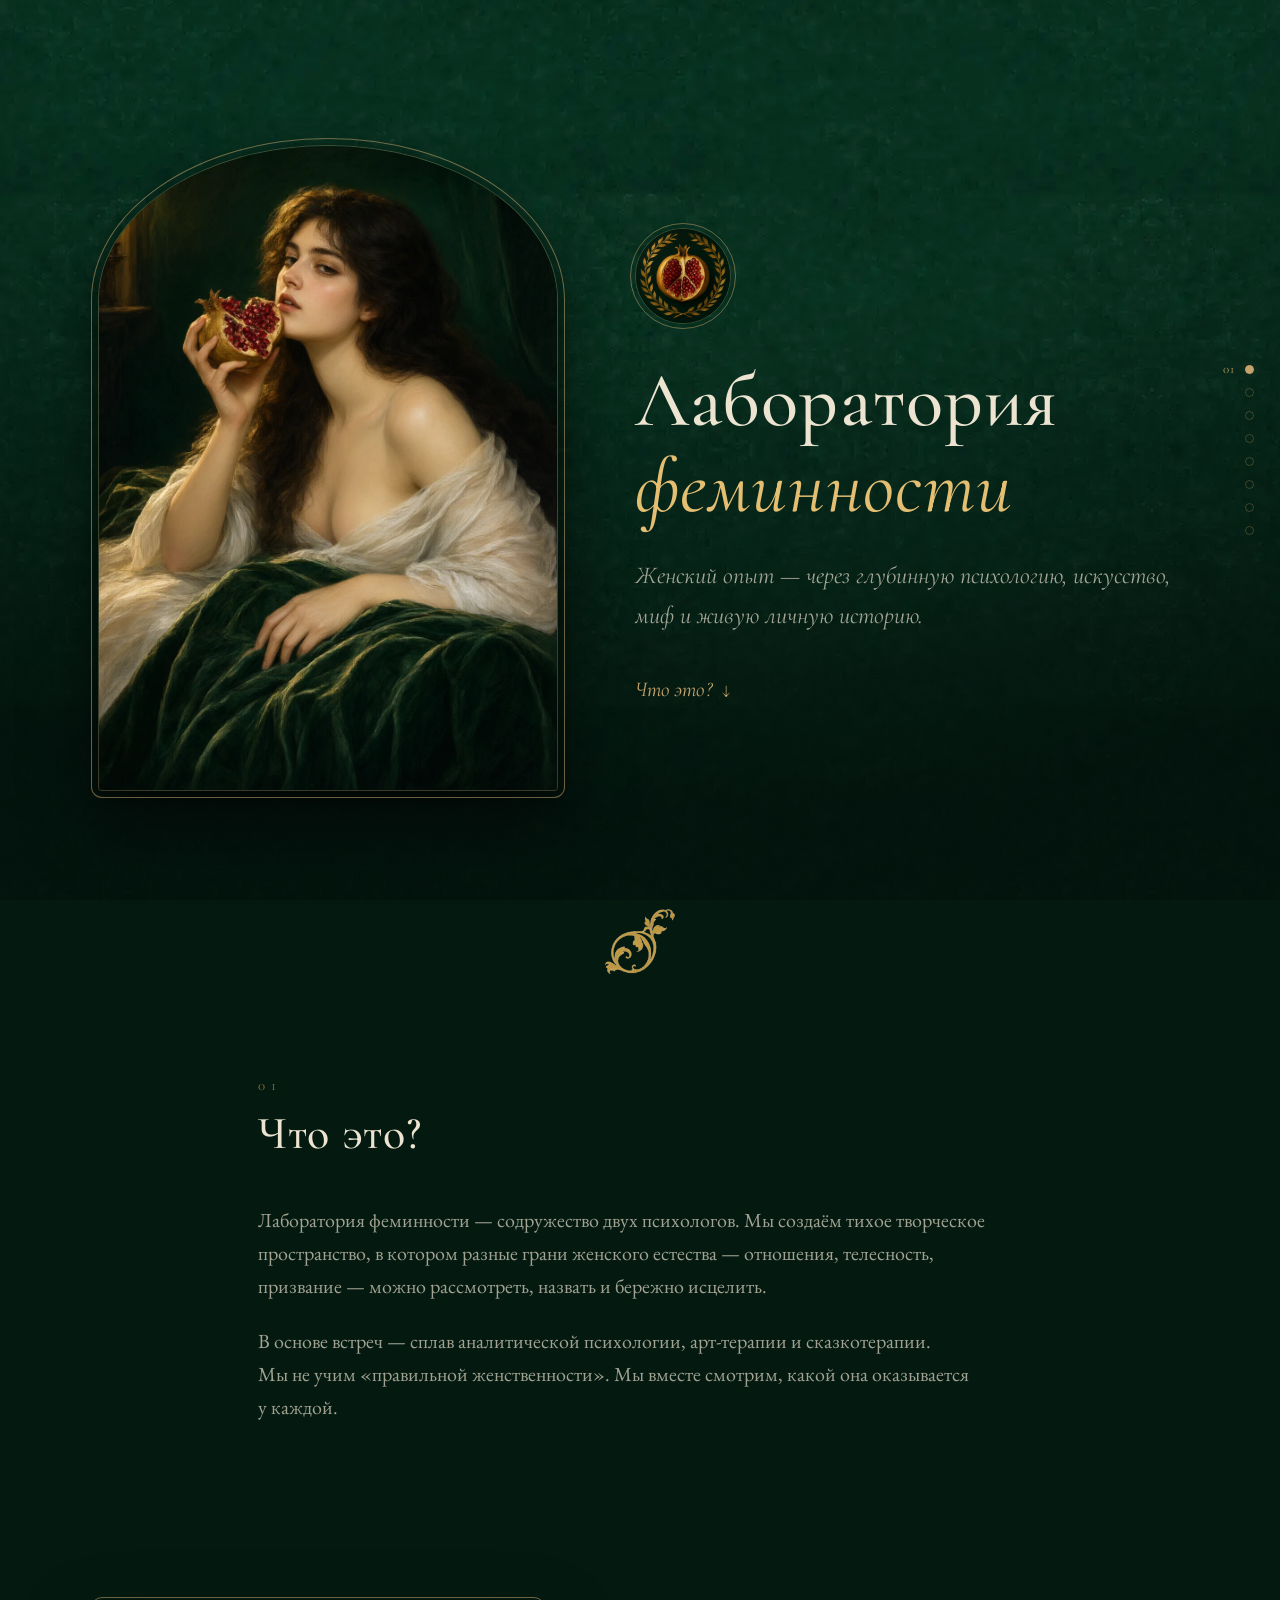
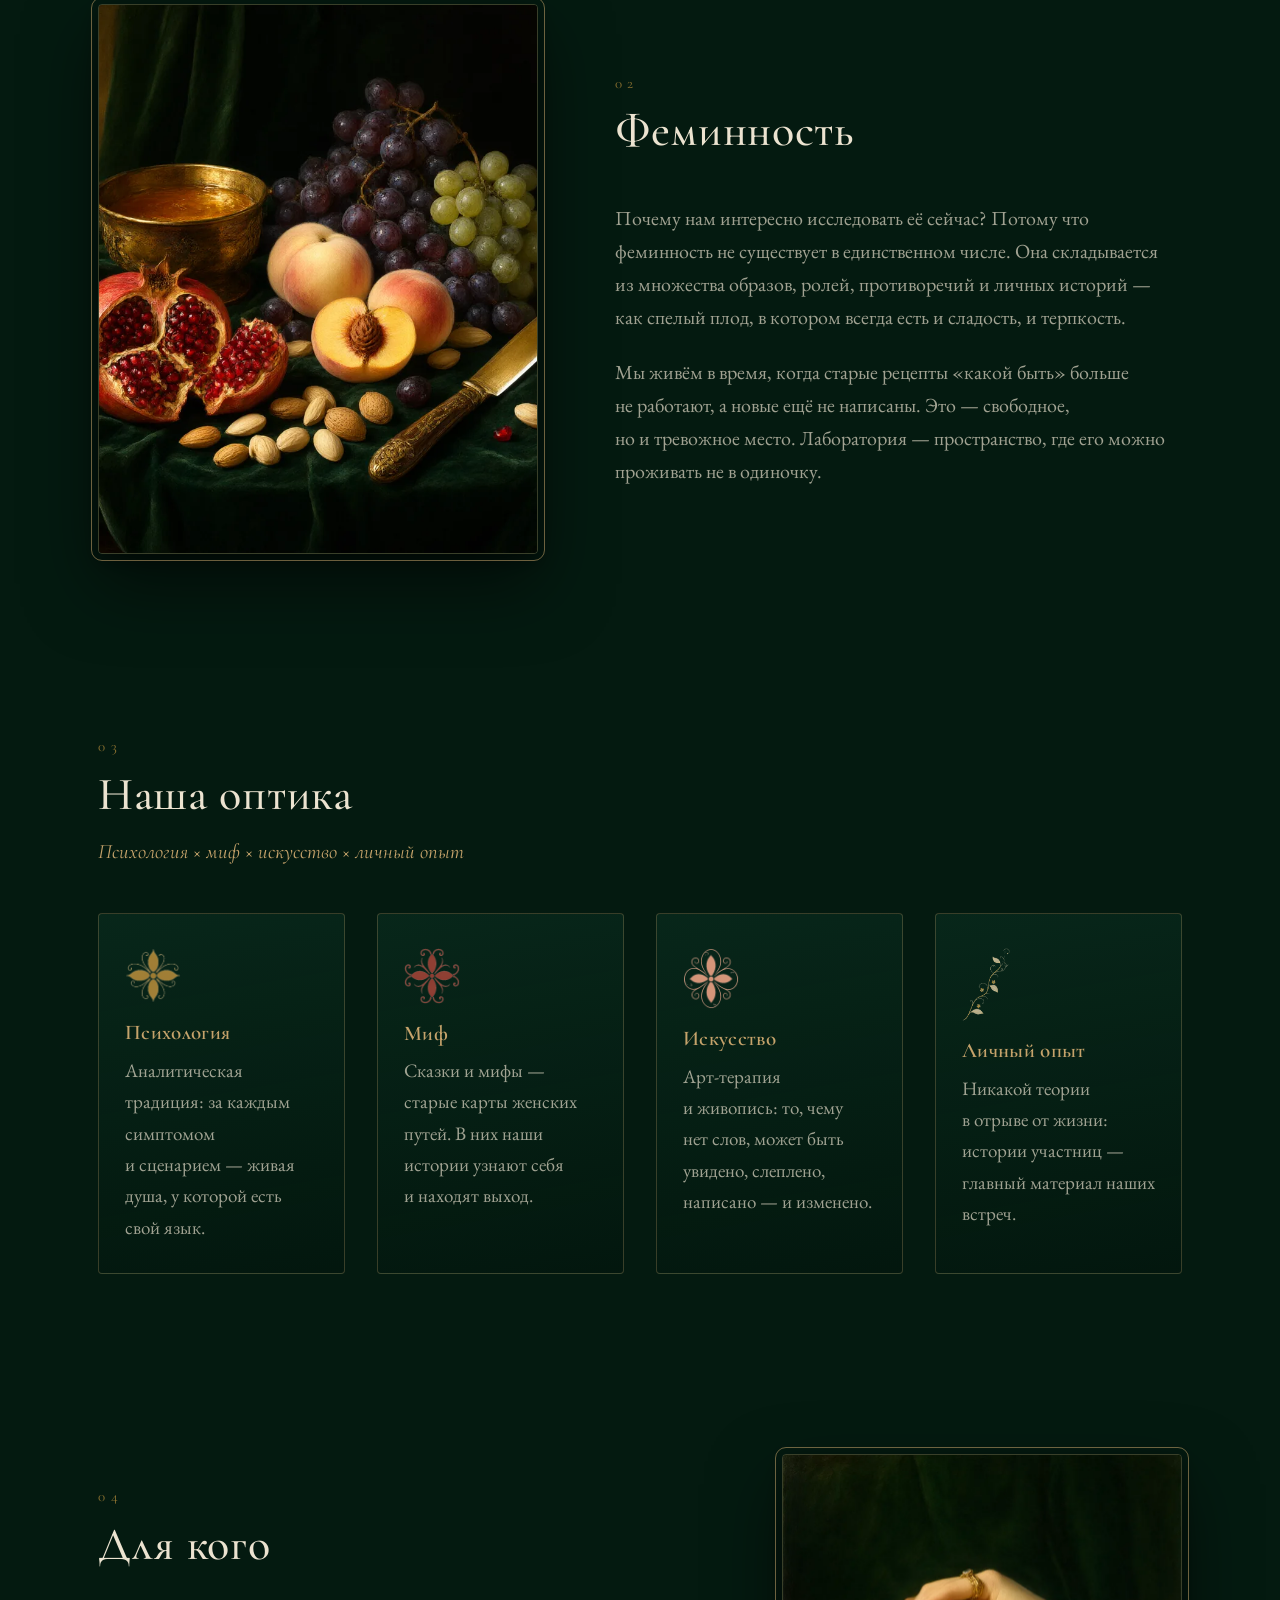
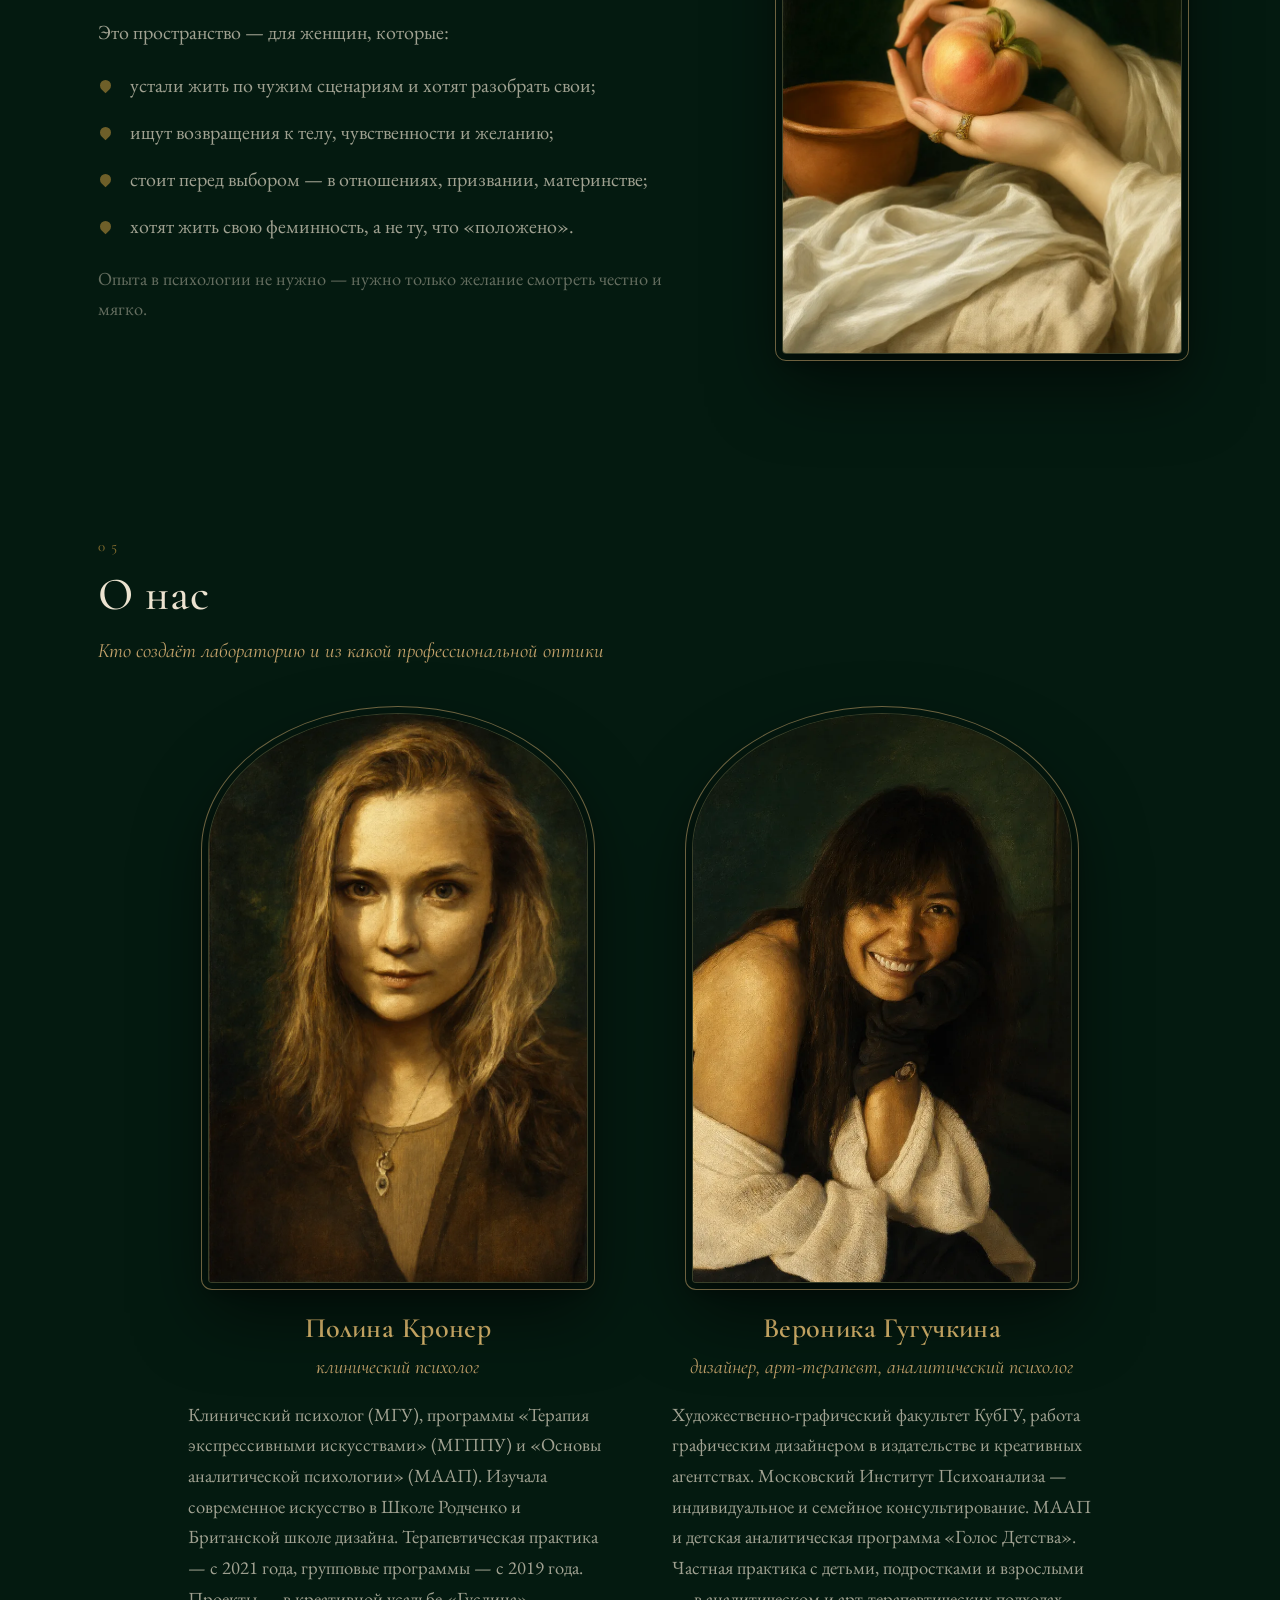
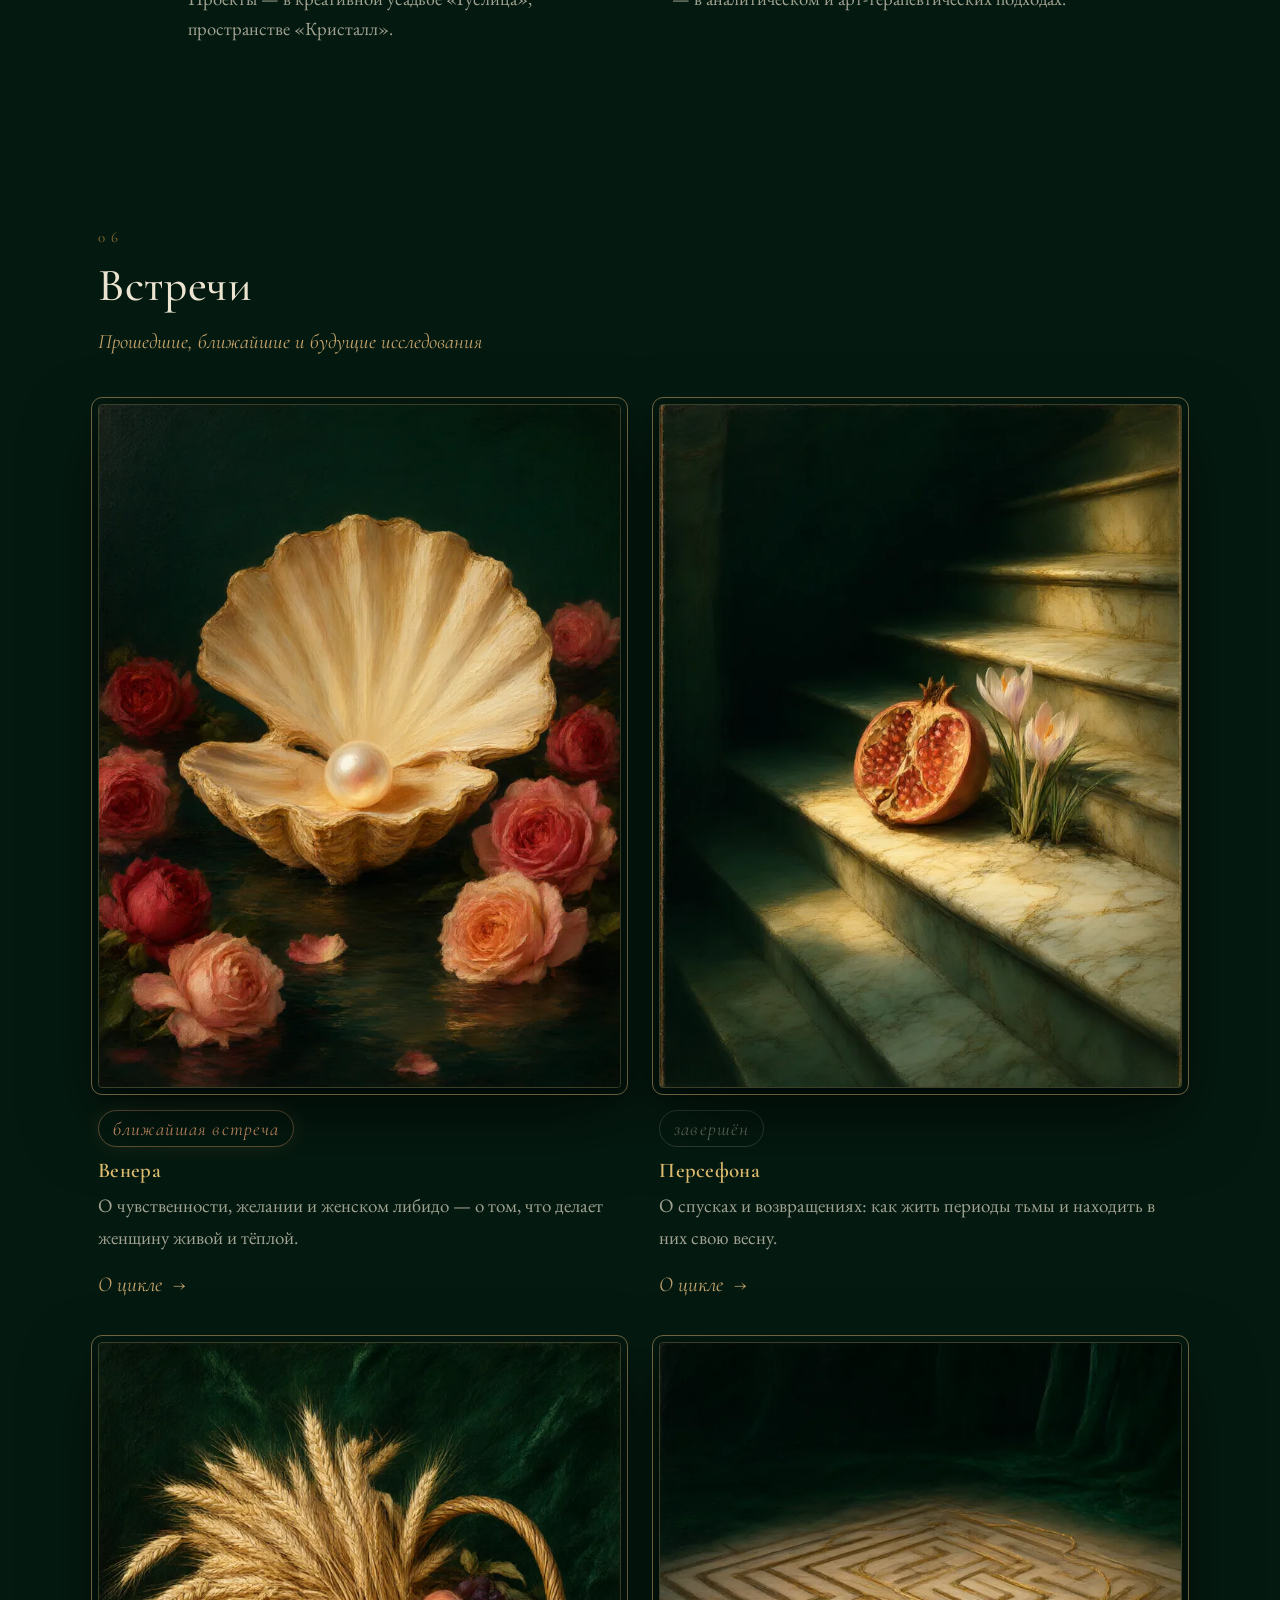
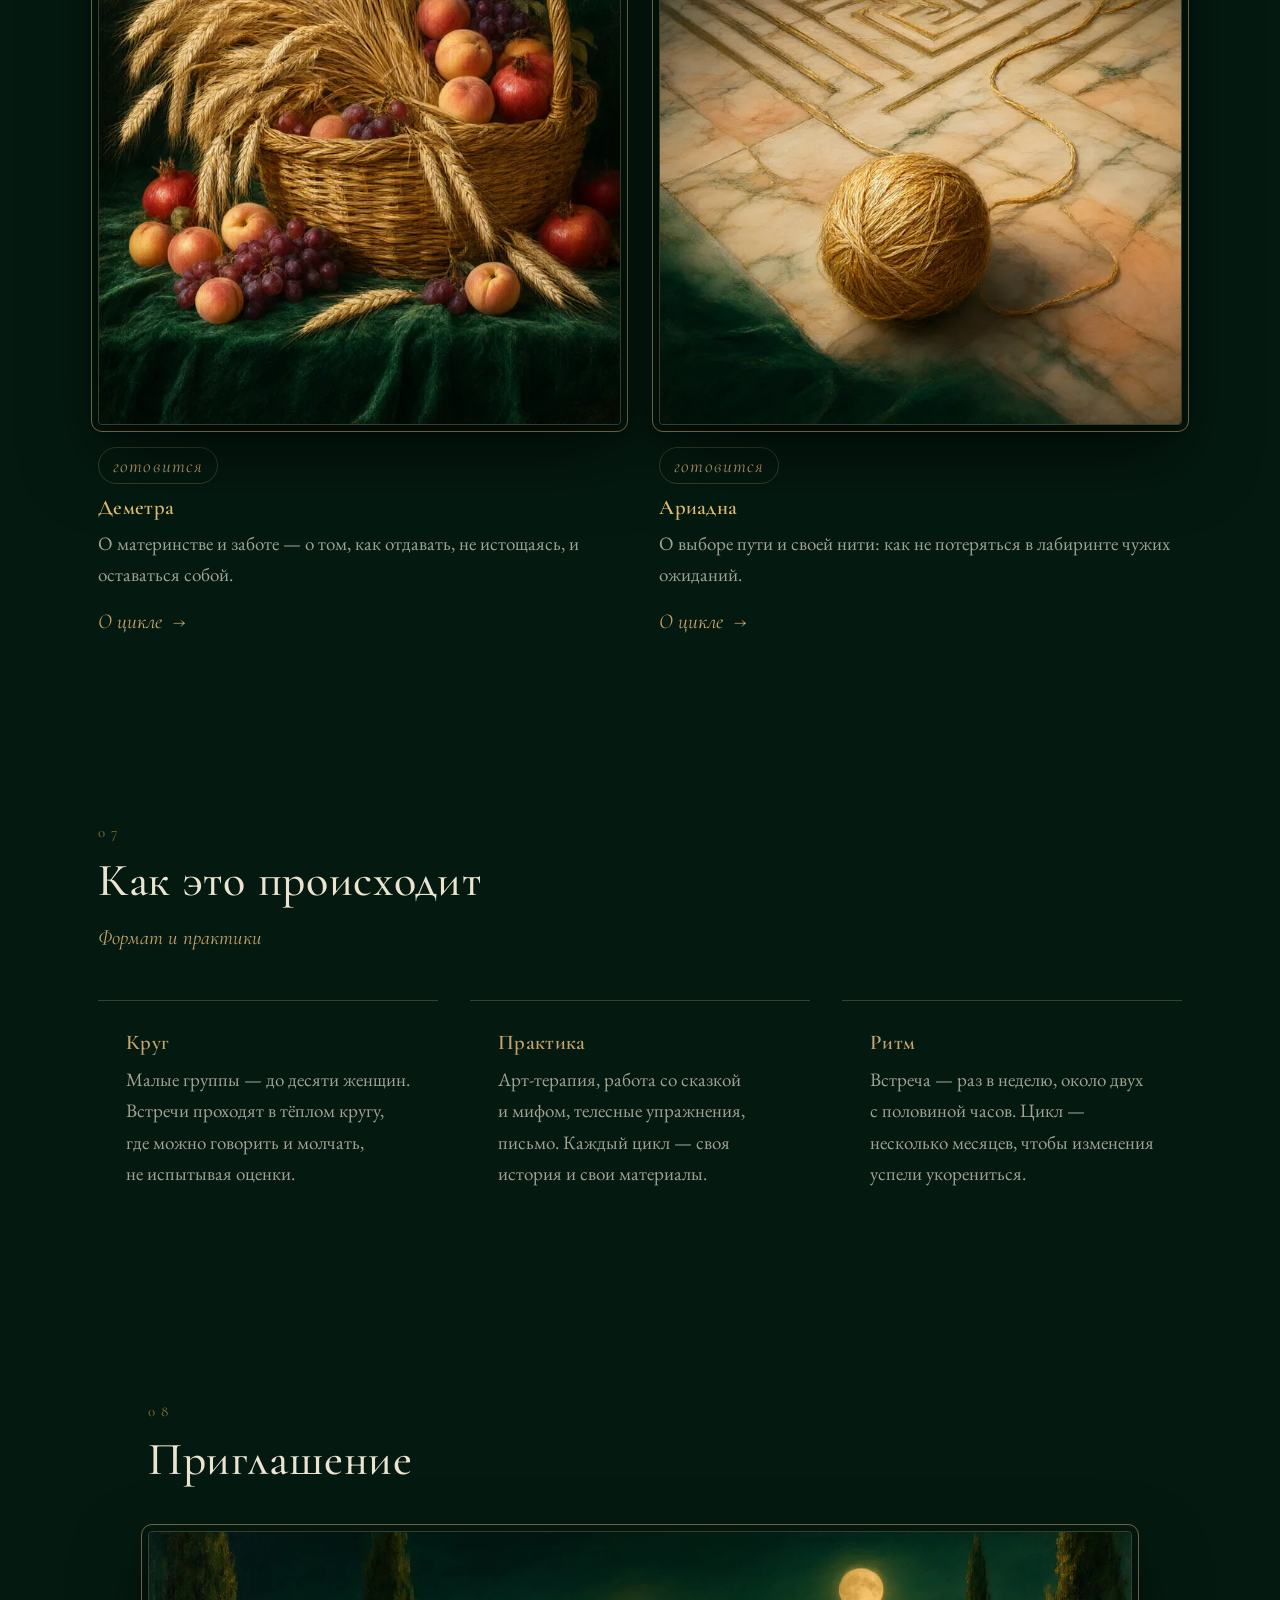
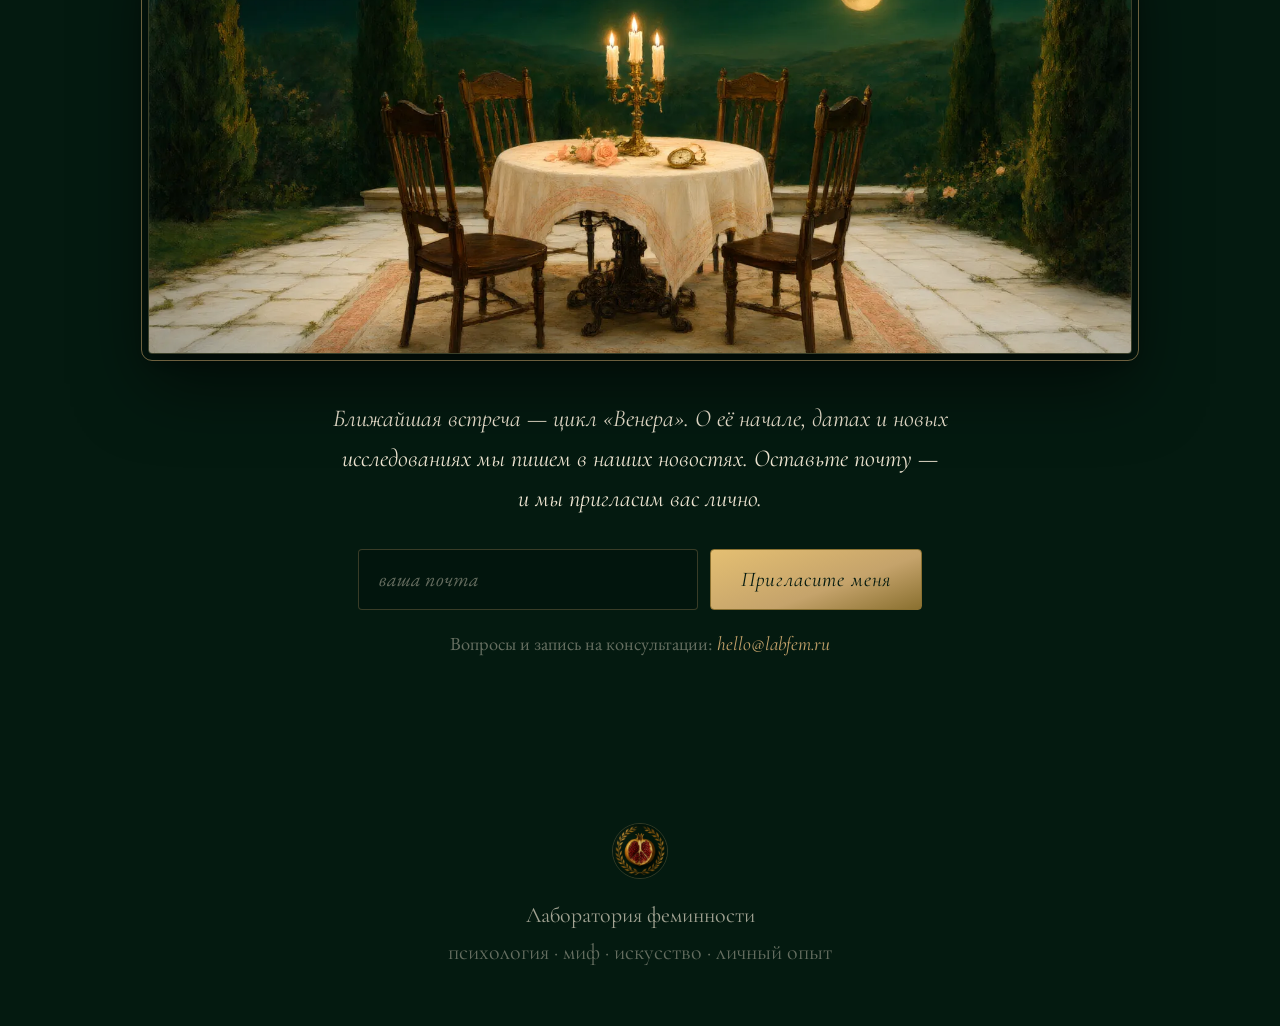
<file: v5/site/index.html>
<!DOCTYPE html>
<html lang="ru">
<head>
<meta charset="UTF-8">
<meta name="viewport" content="width=device-width, initial-scale=1.0">
<title>Лаборатория феминности — женский опыт через психологию, миф и искусство</title>
<meta name="description" content="Лаборатория феминности — междисциплинарный проект двух психологов: глубинная психология, арт-терапия, сказкотерапия и миф. Встречи, тренинги и исследования женского опыта.">
<meta property="og:title" content="Лаборатория феминности">
<meta property="og:description" content="Женский опыт через глубинную психологию, искусство, культуру и миф.">
<meta property="og:image" content="assets/img/meta/og.jpg">
<meta property="og:type" content="website">
<link rel="icon" type="image/png" sizes="32x32" href="assets/img/meta/favicon-32.png">
<link rel="icon" type="image/png" sizes="256x256" href="assets/img/meta/favicon-256.png">
<link rel="apple-touch-icon" href="assets/img/meta/apple-touch-icon.png">
<link rel="preconnect" href="https://fonts.googleapis.com">
<link rel="preconnect" href="https://fonts.gstatic.com" crossorigin>
<link href="https://fonts.googleapis.com/css2?family=Cormorant+Garamond:ital,wght@0,400;0,500;0,600;1,400;1,500&family=EB+Garamond:ital,wght@0,400;0,500;1,400&display=swap&subset=cyrillic,cyrillic-ext,latin" rel="stylesheet">
<link rel="stylesheet" href="assets/css/style.css">
</head>
<body>

<aside class="side-nav" aria-label="Разделы">
  <a href="#hero" class="side-dot" data-section="hero"><span class="side-num">01</span></a>
  <a href="#femininity" class="side-dot" data-section="femininity"><span class="side-num">02</span></a>
  <a href="#optics" class="side-dot" data-section="optics"><span class="side-num">03</span></a>
  <a href="#for-whom" class="side-dot" data-section="for-whom"><span class="side-num">04</span></a>
  <a href="#about" class="side-dot" data-section="about"><span class="side-num">05</span></a>
  <a href="#meetings" class="side-dot" data-section="meetings"><span class="side-num">06</span></a>
  <a href="#format" class="side-dot" data-section="format"><span class="side-num">07</span></a>
  <a href="#invitation" class="side-dot" data-section="invitation"><span class="side-num">08</span></a>
</aside>

<main>

  <!-- 01 — ЛАБОРАТОРИЯ ФЕМИННОСТИ -->
  <section class="section hero" id="hero">
    <div class="hero-frame reveal">
      <figure class="canvas arch hero-canvas">
        <img src="assets/img/hero/hero.webp" alt="Живопись: женщина с гранатом на тёмно-зелёном бархате" width="1024" height="1440">
      </figure>
      <div class="hero-text">
        <img class="hero-emblem" src="assets/img/logo/emblem.webp" alt="" width="96" height="96" aria-hidden="true">
        <h1>Лаборатория<br><em>феминности</em></h1>
        <p class="hero-sub">Женский опыт — через глубинную психологию, искусство, миф и живую личную историю.</p>
        <a class="gold-link" href="#femininity">Что это&#8202;? <span class="arrow">↓</span></a>
      </div>
    </div>
  </section>

  <div class="divider reveal" aria-hidden="true"><img src="assets/img/orn/fleuron-gold.png" alt="" width="72" height="67"></div>

  <!-- 01 продолжение — что это -->
  <section class="section narrow">
    <div class="section-head reveal">
      <span class="sec-num">01</span>
      <h2>Что это?</h2>
    </div>
    <div class="prose reveal">
      <p>Лаборатория феминности&nbsp;— содружество двух психологов. Мы&nbsp;создаём тихое творческое пространство, в&nbsp;котором разные грани женского естества&nbsp;— отношения, телесность, призвание&nbsp;— можно рассмотреть, назвать и&nbsp;бережно исцелить.</p>
      <p>В основе встреч&nbsp;— сплав аналитической психологии, арт-терапии и&nbsp;сказкотерапии. Мы&nbsp;не&nbsp;учим «правильной женственности». Мы&nbsp;вместе смотрим, какой она&nbsp;оказывается у&nbsp;каждой.</p>
    </div>
  </section>

  <!-- 02 — ФЕМИННОСТЬ -->
  <section class="section" id="femininity">
    <div class="split">
      <figure class="canvas reveal split-img">
        <img src="assets/img/paint/still-life.webp" alt="Натюрморт: спелые гранаты, персики и виноград на бархате" width="900" height="900" loading="lazy">
      </figure>
      <div class="split-text">
        <div class="section-head reveal">
          <span class="sec-num">02</span>
          <h2>Феминность</h2>
        </div>
        <div class="prose reveal">
          <p>Почему нам интересно исследовать её сейчас? Потому что феминность не&nbsp;существует в&nbsp;единственном числе. Она складывается из&nbsp;множества образов, ролей, противоречий и&nbsp;личных историй&nbsp;— как спелый плод, в&nbsp;котором всегда есть и&nbsp;сладость, и&nbsp;терпкость.</p>
          <p>Мы живём в&nbsp;время, когда старые рецепты «какой быть» больше не&nbsp;работают, а&nbsp;новые ещё не&nbsp;написаны. Это&nbsp;— свободное, но&nbsp;и&nbsp;тревожное место. Лаборатория&nbsp;— пространство, где его можно проживать не&nbsp;в&nbsp;одиночку.</p>
        </div>
      </div>
    </div>
  </section>

  <!-- 03 — НАША ОПТИКА -->
  <section class="section" id="optics">
    <div class="section-head reveal">
      <span class="sec-num">03</span>
      <h2>Наша оптика</h2>
      <p class="sec-lead">Психология&nbsp;× миф&nbsp;× искусство&nbsp;× личный опыт</p>
    </div>
    <div class="optics-grid">
      <article class="optic reveal">
        <img class="optic-orn" src="assets/img/orn/floret-gold.png" alt="" width="56" height="55" aria-hidden="true">
        <h3>Психология</h3>
        <p>Аналитическая традиция: за&nbsp;каждым симптомом и&nbsp;сценарием&nbsp;— живая душа, у&nbsp;которой есть свой язык.</p>
      </article>
      <article class="optic reveal">
        <img class="optic-orn" src="assets/img/orn/floret-pomegranate.png" alt="" width="56" height="55" aria-hidden="true">
        <h3>Миф</h3>
        <p>Сказки и&nbsp;мифы&nbsp;— старые карты женских путей. В&nbsp;них наши истории узнают себя и&nbsp;находят выход.</p>
      </article>
      <article class="optic reveal">
        <img class="optic-orn" src="assets/img/orn/floret-peach.png" alt="" width="56" height="56" aria-hidden="true">
        <h3>Искусство</h3>
        <p>Арт-терапия и&nbsp;живопись: то, чему нет&nbsp;слов, может быть увидено, слеплено, написано&nbsp;— и&nbsp;изменено.</p>
      </article>
      <article class="optic reveal">
        <img class="optic-orn" src="assets/img/orn/sprig-gold.png" alt="" width="48" height="56" aria-hidden="true">
        <h3>Личный опыт</h3>
        <p>Никакой теории в&nbsp;отрыве от&nbsp;жизни: истории участниц&nbsp;— главный материал наших встреч.</p>
      </article>
    </div>
  </section>

  <!-- 04 — ДЛЯ КОГО -->
  <section class="section" id="for-whom">
    <div class="split split-rev">
      <figure class="canvas reveal split-img">
        <img src="assets/img/paint/silk-hands.webp" alt="Живопись: женские руки с персиком, шёлк и керамика" width="800" height="1000" loading="lazy">
      </figure>
      <div class="split-text">
        <div class="section-head reveal">
          <span class="sec-num">04</span>
          <h2>Для кого</h2>
        </div>
        <div class="prose reveal">
          <p>Это пространство&nbsp;— для&nbsp;женщин, которые:</p>
          <ul class="soft-list">
            <li>устали жить по&nbsp;чужим сценариям и&nbsp;хотят разобрать свои;</li>
            <li>ищут возвращения к&nbsp;телу, чувственности и&nbsp;желанию;</li>
            <li>стоит перед выбором&nbsp;— в&nbsp;отношениях, призвании, материнстве;</li>
            <li>хотят жить свою феминность, а&nbsp;не&nbsp;ту, что «положено».</li>
          </ul>
          <p class="muted">Опыта в психологии не нужно — нужно только желание смотреть честно и мягко.</p>
        </div>
      </div>
    </div>
  </section>

  <!-- 05 — О НАС -->
  <section class="section" id="about">
    <div class="section-head reveal">
      <span class="sec-num">05</span>
      <h2>О нас</h2>
      <p class="sec-lead">Кто создаёт лабораторию и из какой профессиональной оптики</p>
    </div>
    <div class="authors">
      <article class="author reveal">
        <figure class="canvas arch author-canvas">
          <img src="assets/img/paint/portrait-polina.webp" alt="Живописный портрет Полины Кронер" width="820" height="1230" loading="lazy">
        </figure>
        <div class="author-text">
          <h3>Полина Кронер</h3>
          <p class="author-role">клинический психолог</p>
          <p>Клинический психолог (МГУ), программы «Терапия экспрессивными искусствами» (МГППУ) и «Основы аналитической психологии» (МААП). Изучала современное искусство в Школе Родченко и Британской школе дизайна. Терапевтическая практика — с 2021&nbsp;года, групповые программы — с 2019&nbsp;года. Проекты — в креативной усадьбе «Гуслица», пространстве «Кристалл».</p>
        </div>
      </article>
      <article class="author reveal">
        <figure class="canvas arch author-canvas">
          <img class="pos-r" src="assets/img/paint/portrait-veronika.webp" alt="Живописный портрет Вероники Гугучкиной" width="820" height="1062" loading="lazy">
        </figure>
        <div class="author-text">
          <h3>Вероника Гугучкина</h3>
          <p class="author-role">дизайнер, арт-терапевт, аналитический психолог</p>
          <p>Художественно-графический факультет КубГУ, работа графическим дизайнером в издательстве и креативных агентствах. Московский Институт Психоанализа — индивидуальное и семейное консультирование. МААП и детская аналитическая программа «Голос Детства». Частная практика с детьми, подростками и взрослыми — в аналитическом и арт-терапевтических подходах.</p>
        </div>
      </article>
    </div>
  </section>

  <!-- 06 — ВСТРЕЧИ -->
  <section class="section" id="meetings">
    <div class="section-head reveal">
      <span class="sec-num">06</span>
      <h2>Встречи</h2>
      <p class="sec-lead">Прошедшие, ближайшие и будущие исследования</p>
    </div>
    <div class="cycles">
      <article class="cycle reveal">
        <figure class="canvas cycle-canvas">
          <img src="assets/img/paint/cycle-venus.webp" alt="Эмблема цикла Венеры: раковина с жемчужиной среди роз" width="700" height="915" loading="lazy">
        </figure>
        <span class="cycle-status soon">ближайшая встреча</span>
        <h3>Венера</h3>
        <p>О чувственности, желании и женском либидо — о том, что делает женщину живой и тёплой.</p>
        <a class="gold-link cycle-link" href="#">О цикле<span class="arrow">→</span></a>
      </article>
      <article class="cycle reveal">
        <figure class="canvas cycle-canvas">
          <img src="assets/img/paint/cycle-persephona.webp" alt="Эмблема цикла Персефоны: мраморная лестница, гранат и крокусы" width="700" height="915" loading="lazy">
        </figure>
        <span class="cycle-status done">завершён</span>
        <h3>Персефона</h3>
        <p>О спусках и возвращениях: как жить периоды тьмы и находить в них свою весну.</p>
        <a class="gold-link cycle-link" href="#">О цикле<span class="arrow">→</span></a>
      </article>
      <article class="cycle reveal">
        <figure class="canvas cycle-canvas">
          <img src="assets/img/paint/cycle-demeter.webp" alt="Эмблема цикла Деметры: корзина урожая и пшеничные снопы" width="700" height="915" loading="lazy">
        </figure>
        <span class="cycle-status plan">готовится</span>
        <h3>Деметра</h3>
        <p>О материнстве и заботе — о том, как отдавать, не истощаясь, и оставаться собой.</p>
        <a class="gold-link cycle-link" href="#">О цикле<span class="arrow">→</span></a>
      </article>
      <article class="cycle reveal">
        <figure class="canvas cycle-canvas">
          <img src="assets/img/paint/cycle-ariadne.webp" alt="Эмблема цикла Ариадны: клубок золотой нити на мраморном полу" width="700" height="915" loading="lazy">
        </figure>
        <span class="cycle-status plan">готовится</span>
        <h3>Ариадна</h3>
        <p>О выборе пути и своей нити: как не потеряться в лабиринте чужих ожиданий.</p>
        <a class="gold-link cycle-link" href="#">О цикле<span class="arrow">→</span></a>
      </article>
    </div>
  </section>

  <!-- 07 — КАК ЭТО ПРОИСХОДИТ -->
  <section class="section" id="format">
    <div class="section-head reveal">
      <span class="sec-num">07</span>
      <h2>Как это происходит</h2>
      <p class="sec-lead">Формат и практики</p>
    </div>
    <div class="format-grid">
      <article class="format reveal">
        <h3>Круг</h3>
        <p>Малые группы — до&nbsp;десяти женщин. Встречи проходят в&nbsp;тёплом кругу, где можно говорить и&nbsp;молчать, не&nbsp;испытывая оценки.</p>
      </article>
      <article class="format reveal">
        <h3>Практика</h3>
        <p>Арт-терапия, работа со&nbsp;сказкой и&nbsp;мифом, телесные упражнения, письмо. Каждый цикл&nbsp;— своя история и&nbsp;свои материалы.</p>
      </article>
      <article class="format reveal">
        <h3>Ритм</h3>
        <p>Встреча&nbsp;— раз в&nbsp;неделю, около двух с&nbsp;половиной часов. Цикл&nbsp;— несколько месяцев, чтобы изменения успели укорениться.</p>
      </article>
    </div>
  </section>

  <!-- 08 — ПРИГЛАШЕНИЕ -->
  <section class="section invitation" id="invitation">
    <div class="section-head reveal">
      <span class="sec-num">08</span>
      <h2>Приглашение</h2>
    </div>
    <figure class="canvas reveal panorama-canvas">
      <img src="assets/img/panorama/panorama.webp" alt="Живопись: вечерняя терраса со свечами под изумрудным небом" width="1600" height="686" loading="lazy">
    </figure>
    <div class="invite-text reveal">
      <p>Ближайшая встреча&nbsp;— цикл «Венера». О&nbsp;её начале, датах и&nbsp;новых исследованиях мы&nbsp;пишем в&nbsp;наших новостях. Оставьте почту&nbsp;— и&nbsp;мы&nbsp;пригласим вас лично.</p>
      <form class="subscribe" id="subscribe" novalidate>
        <input type="email" name="email" placeholder="ваша почта" aria-label="Ваша почта" required>
        <button type="submit" class="gold-btn">Пригласите меня</button>
      </form>
      <p class="subscribe-note" id="subscribe-note" hidden>Спасибо. Мы напишем вам, когда откроется ближайшая встреча.</p>
      <p class="muted contacts">Вопросы и запись на консультации: <a class="gold-link" href="mailto:hello@labfem.ru">hello@labfem.ru</a></p>
    </div>
  </section>

  <footer class="footer reveal">
    <img src="assets/img/logo/emblem.webp" alt="" width="56" height="56" aria-hidden="true">
    <p>Лаборатория феминности</p>
    <p class="muted small">психология&nbsp;· миф&nbsp;· искусство&nbsp;· личный опыт</p>
  </footer>

</main>

<div class="toast" id="toast" role="status" aria-live="polite"></div>

<script src="assets/js/main.js"></script>
</body>
</html>
</file>
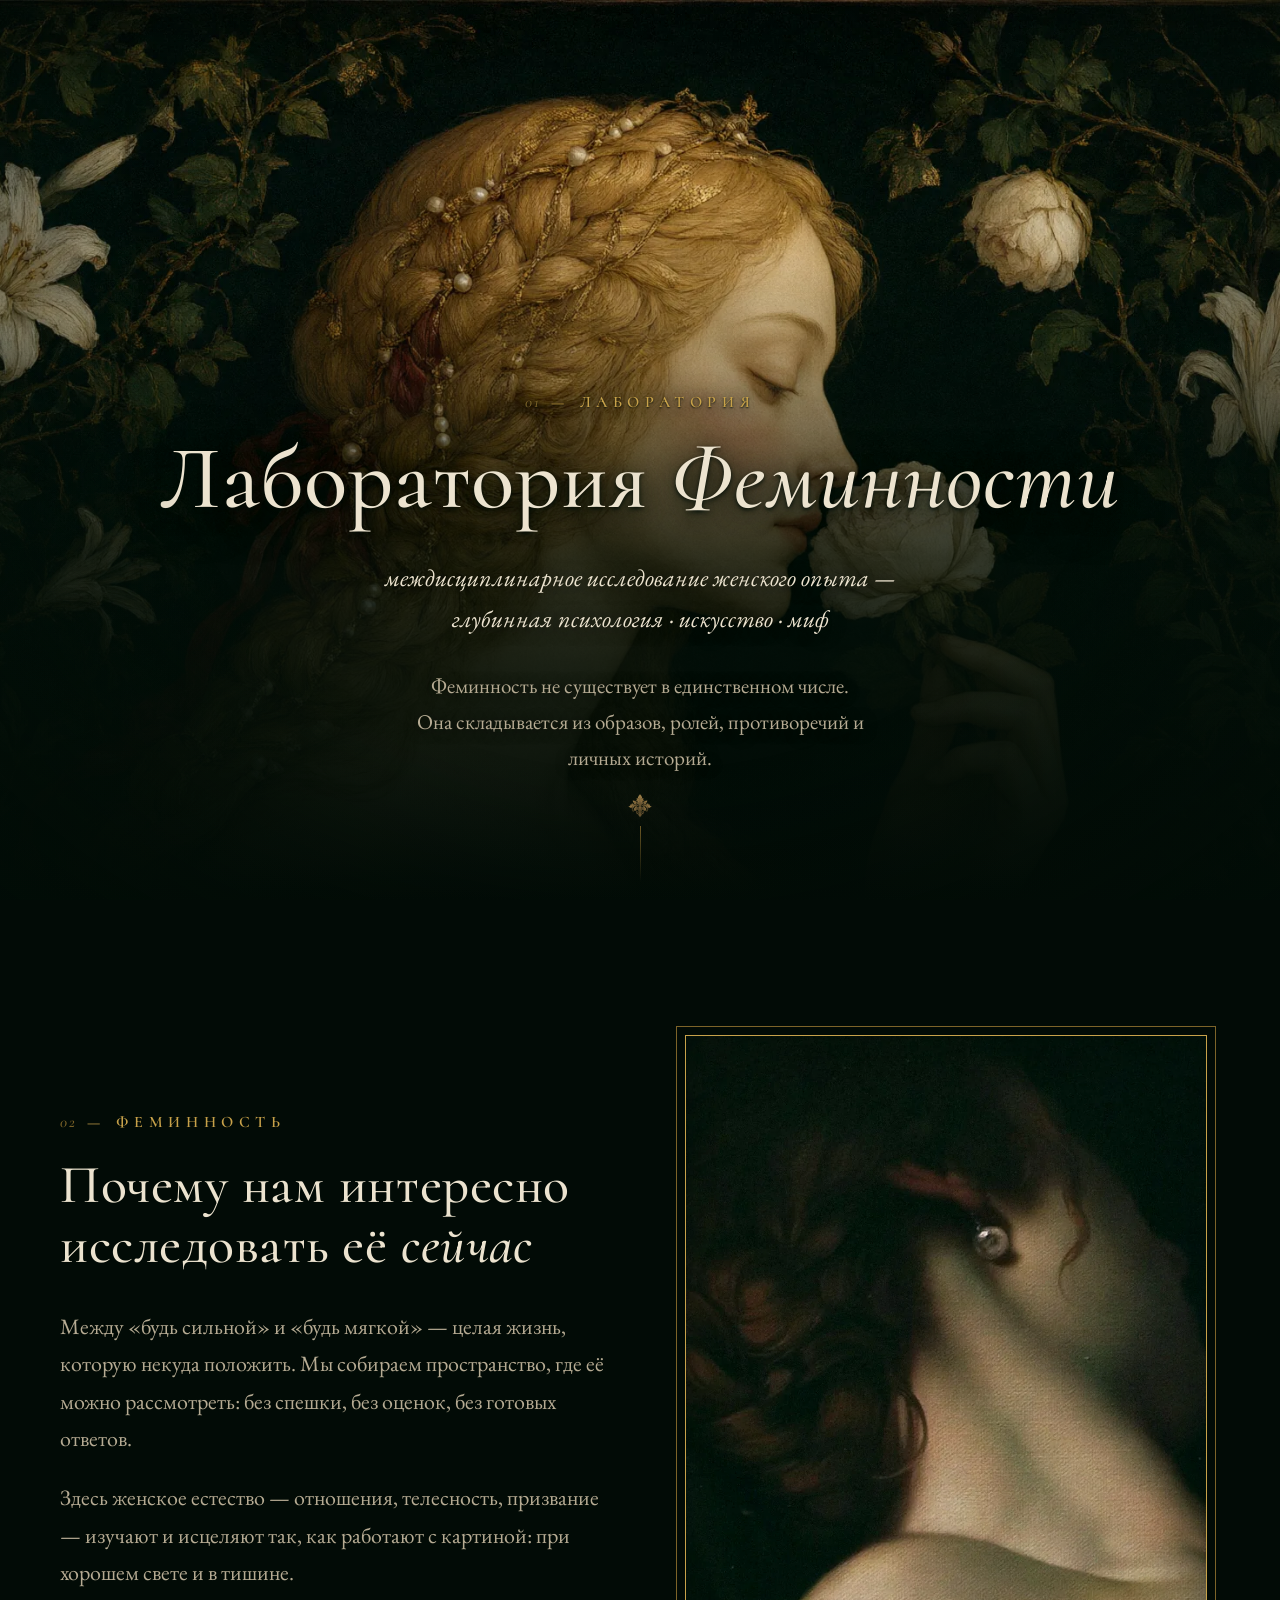
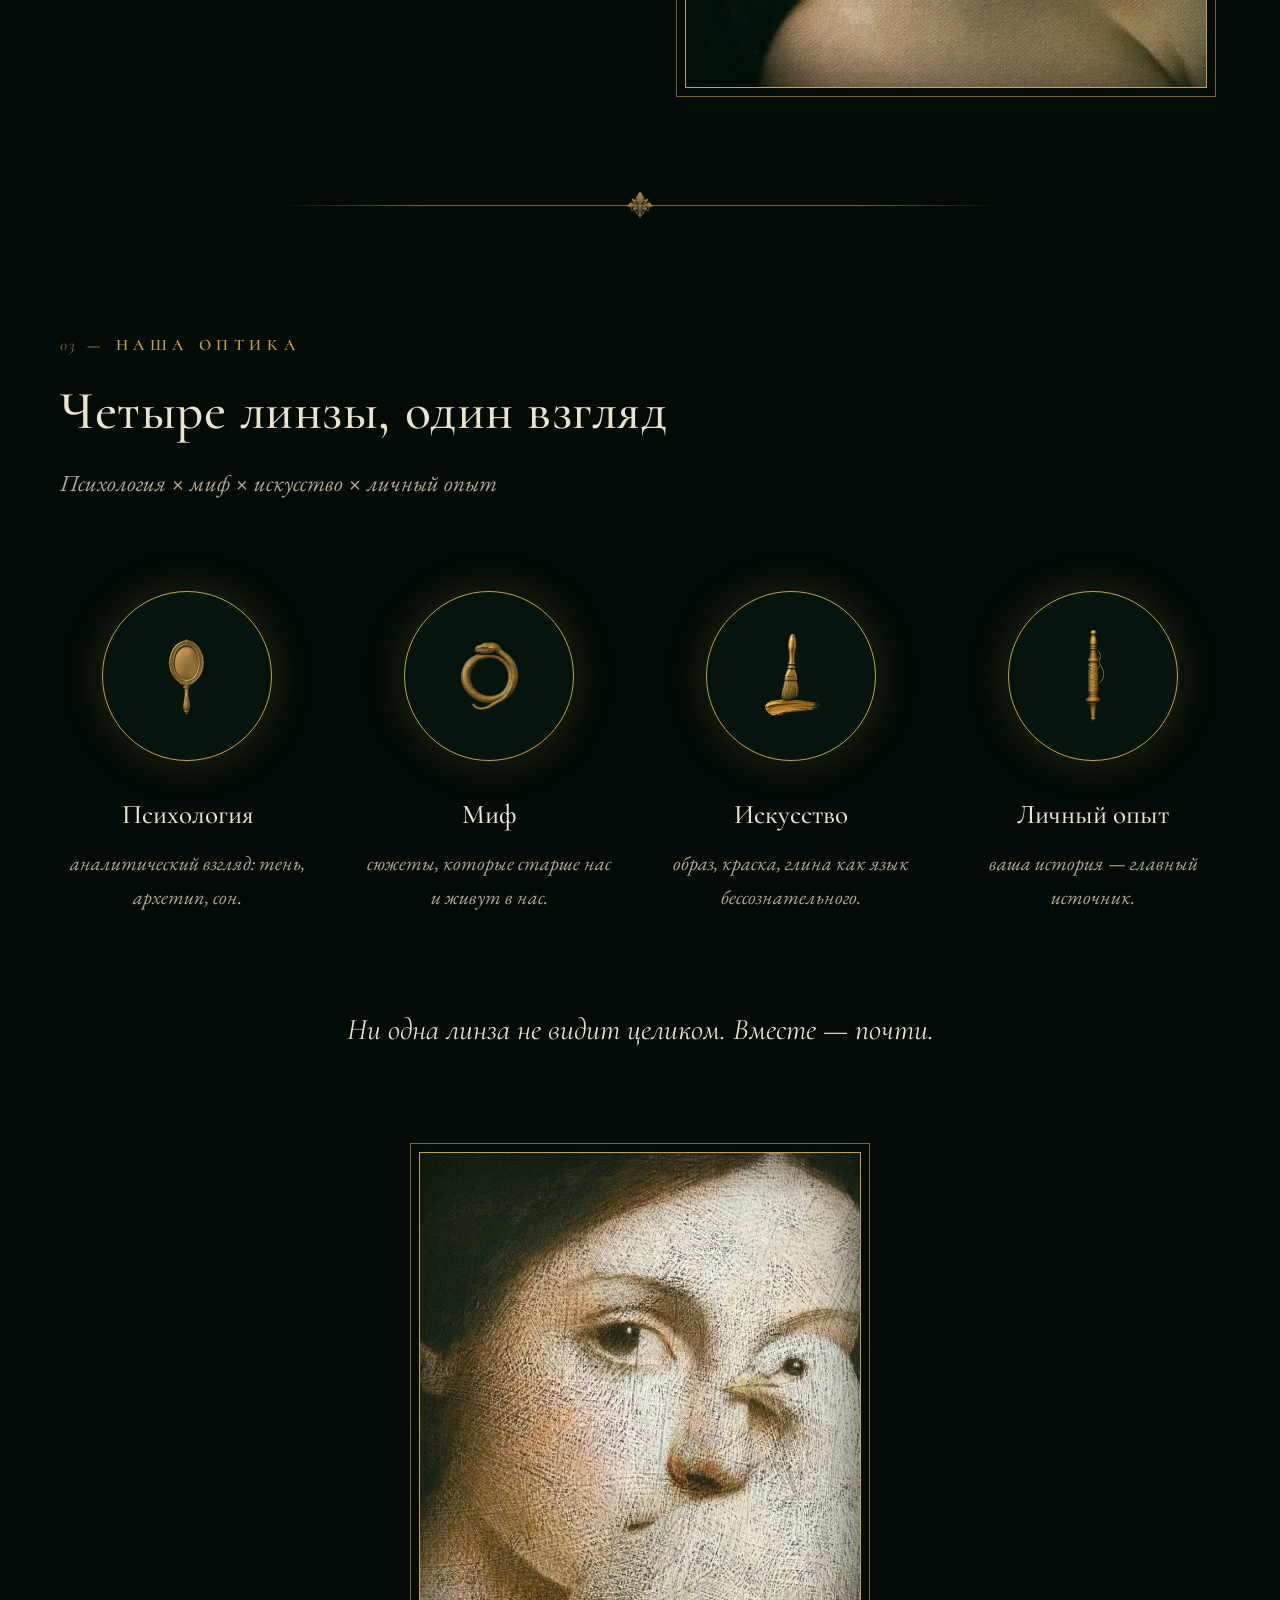
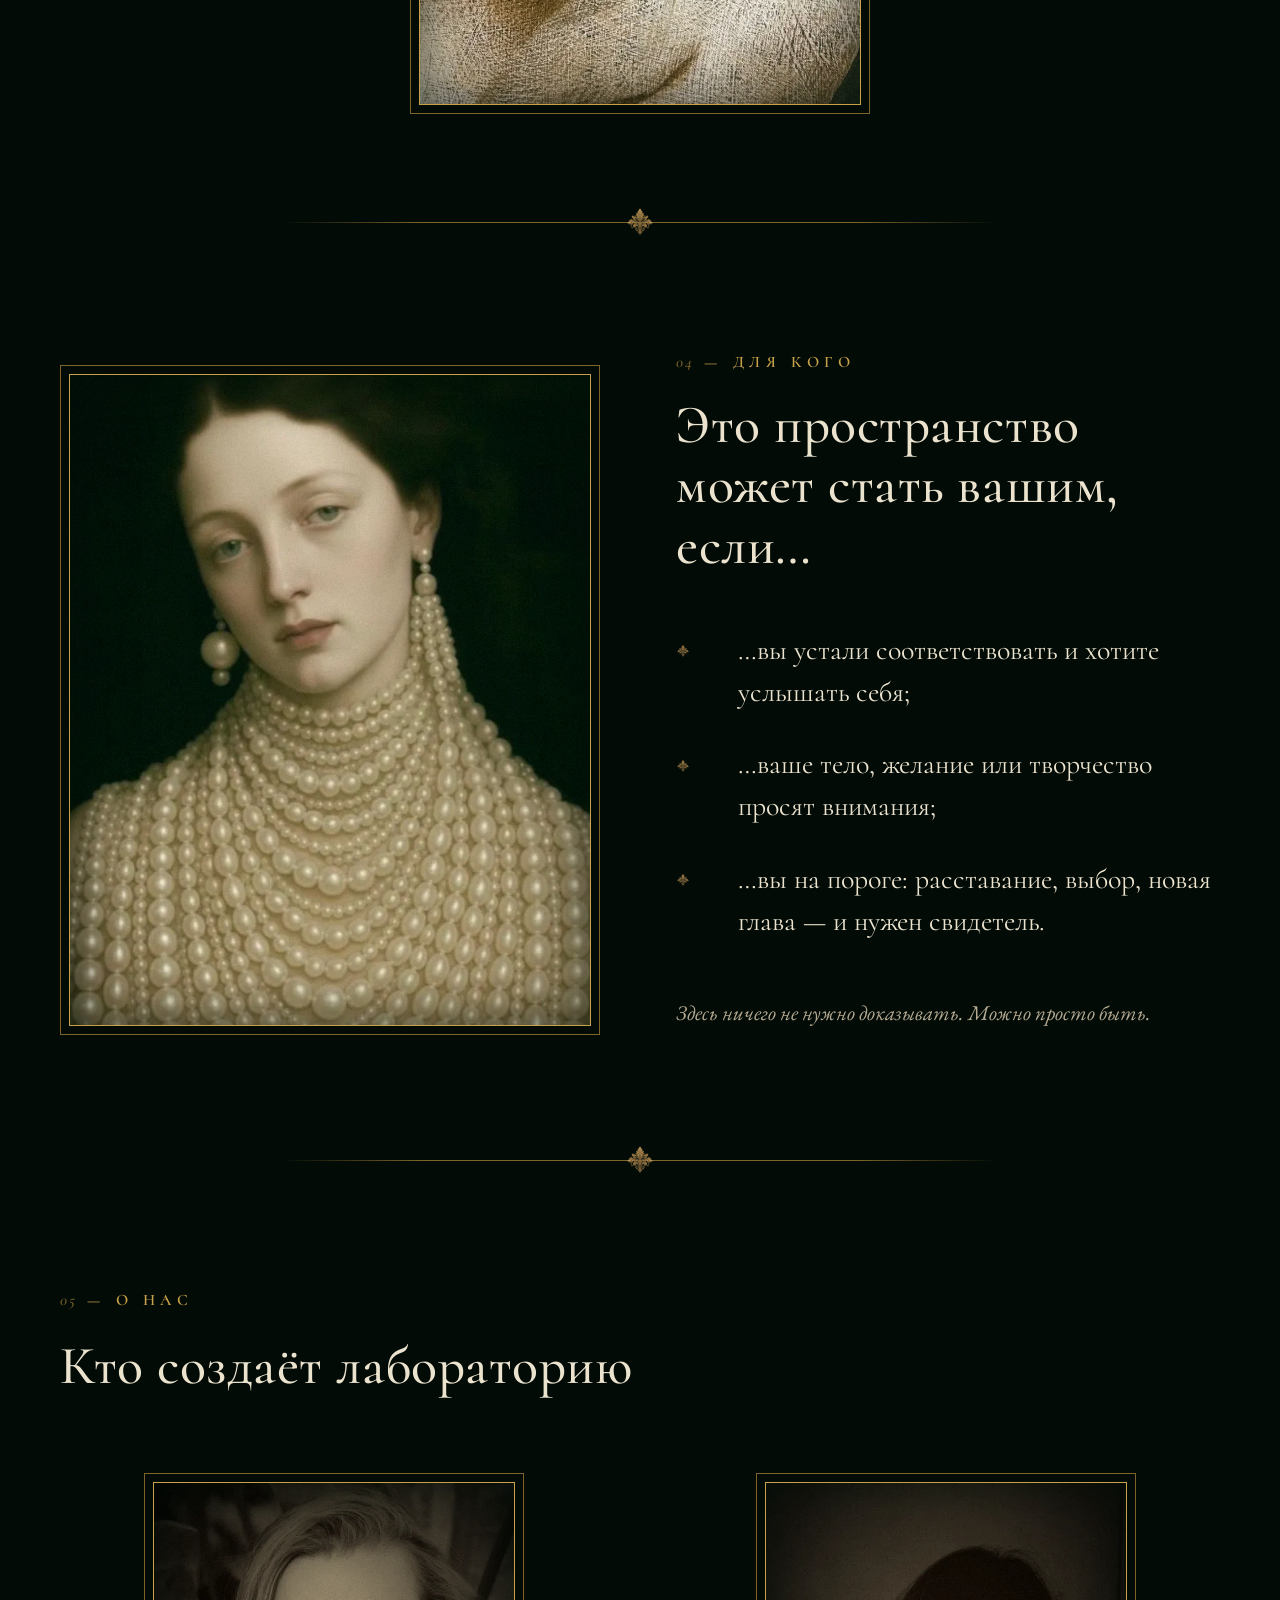
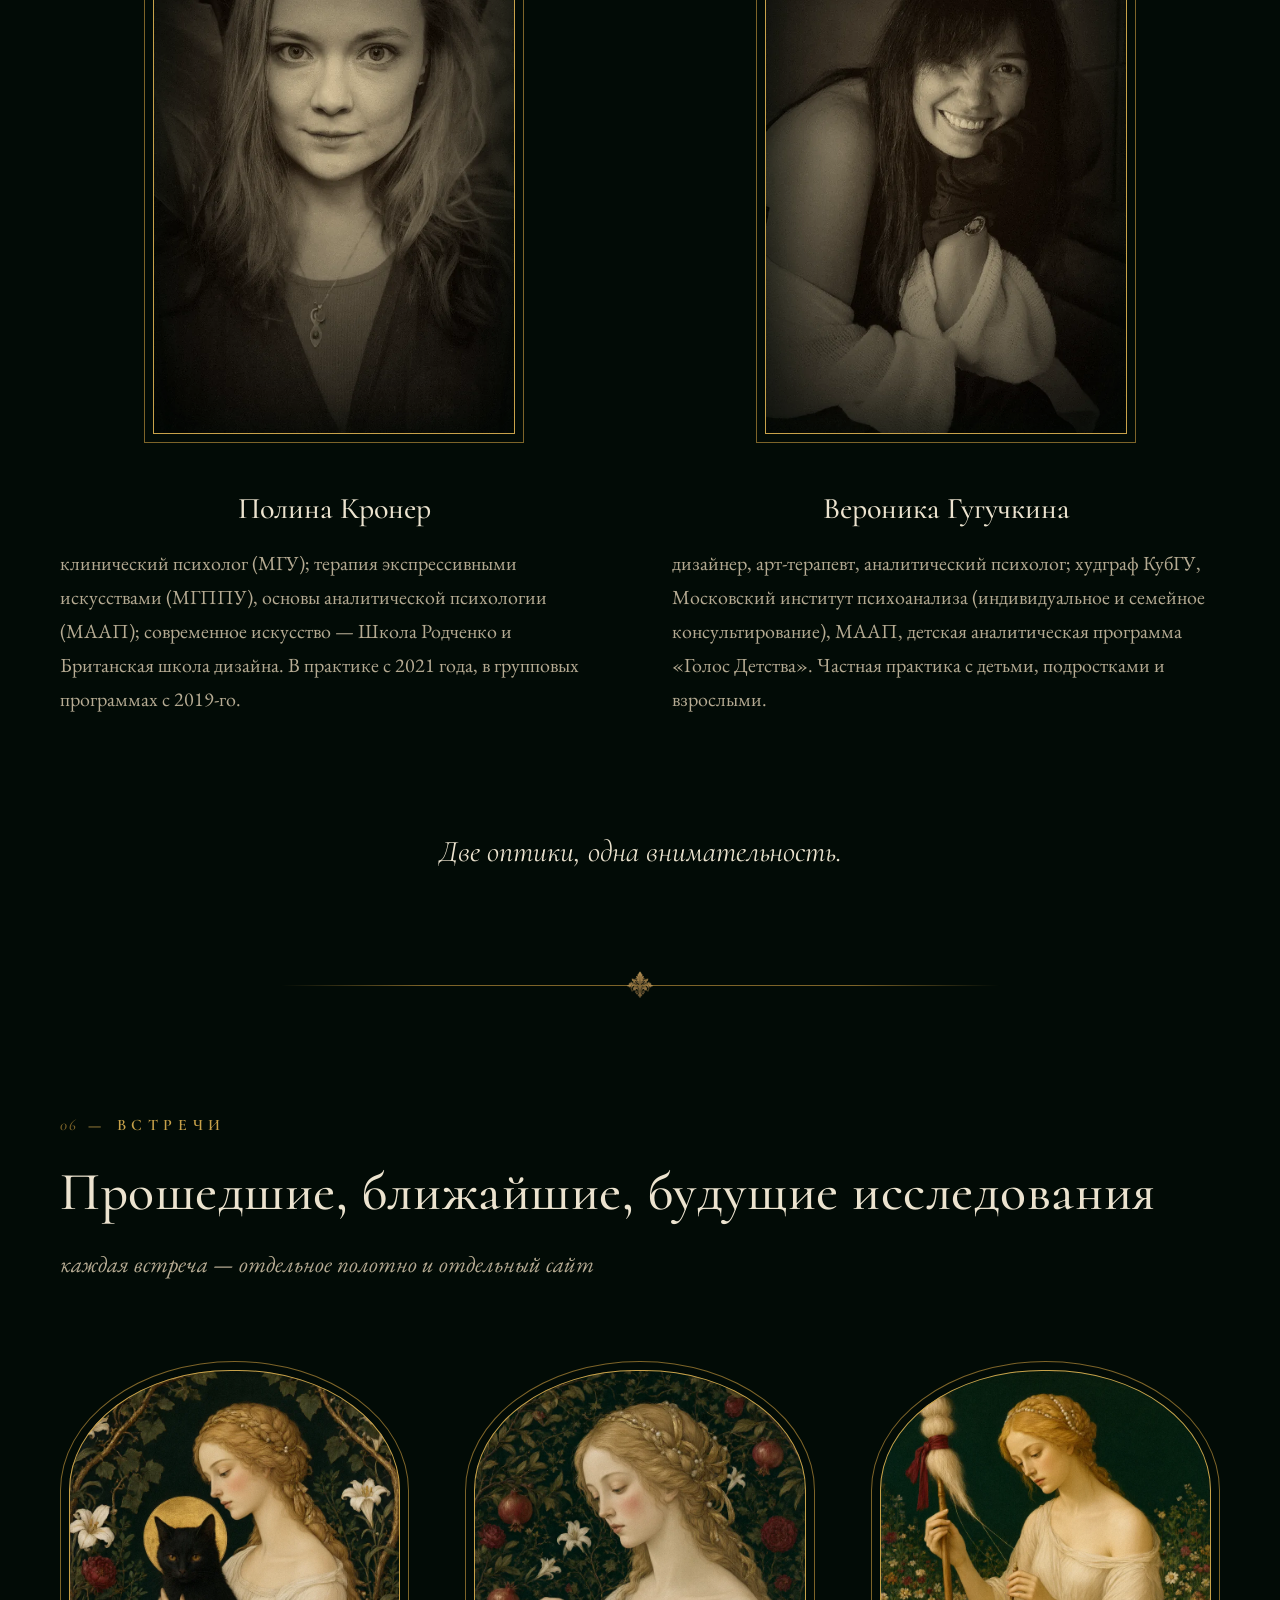
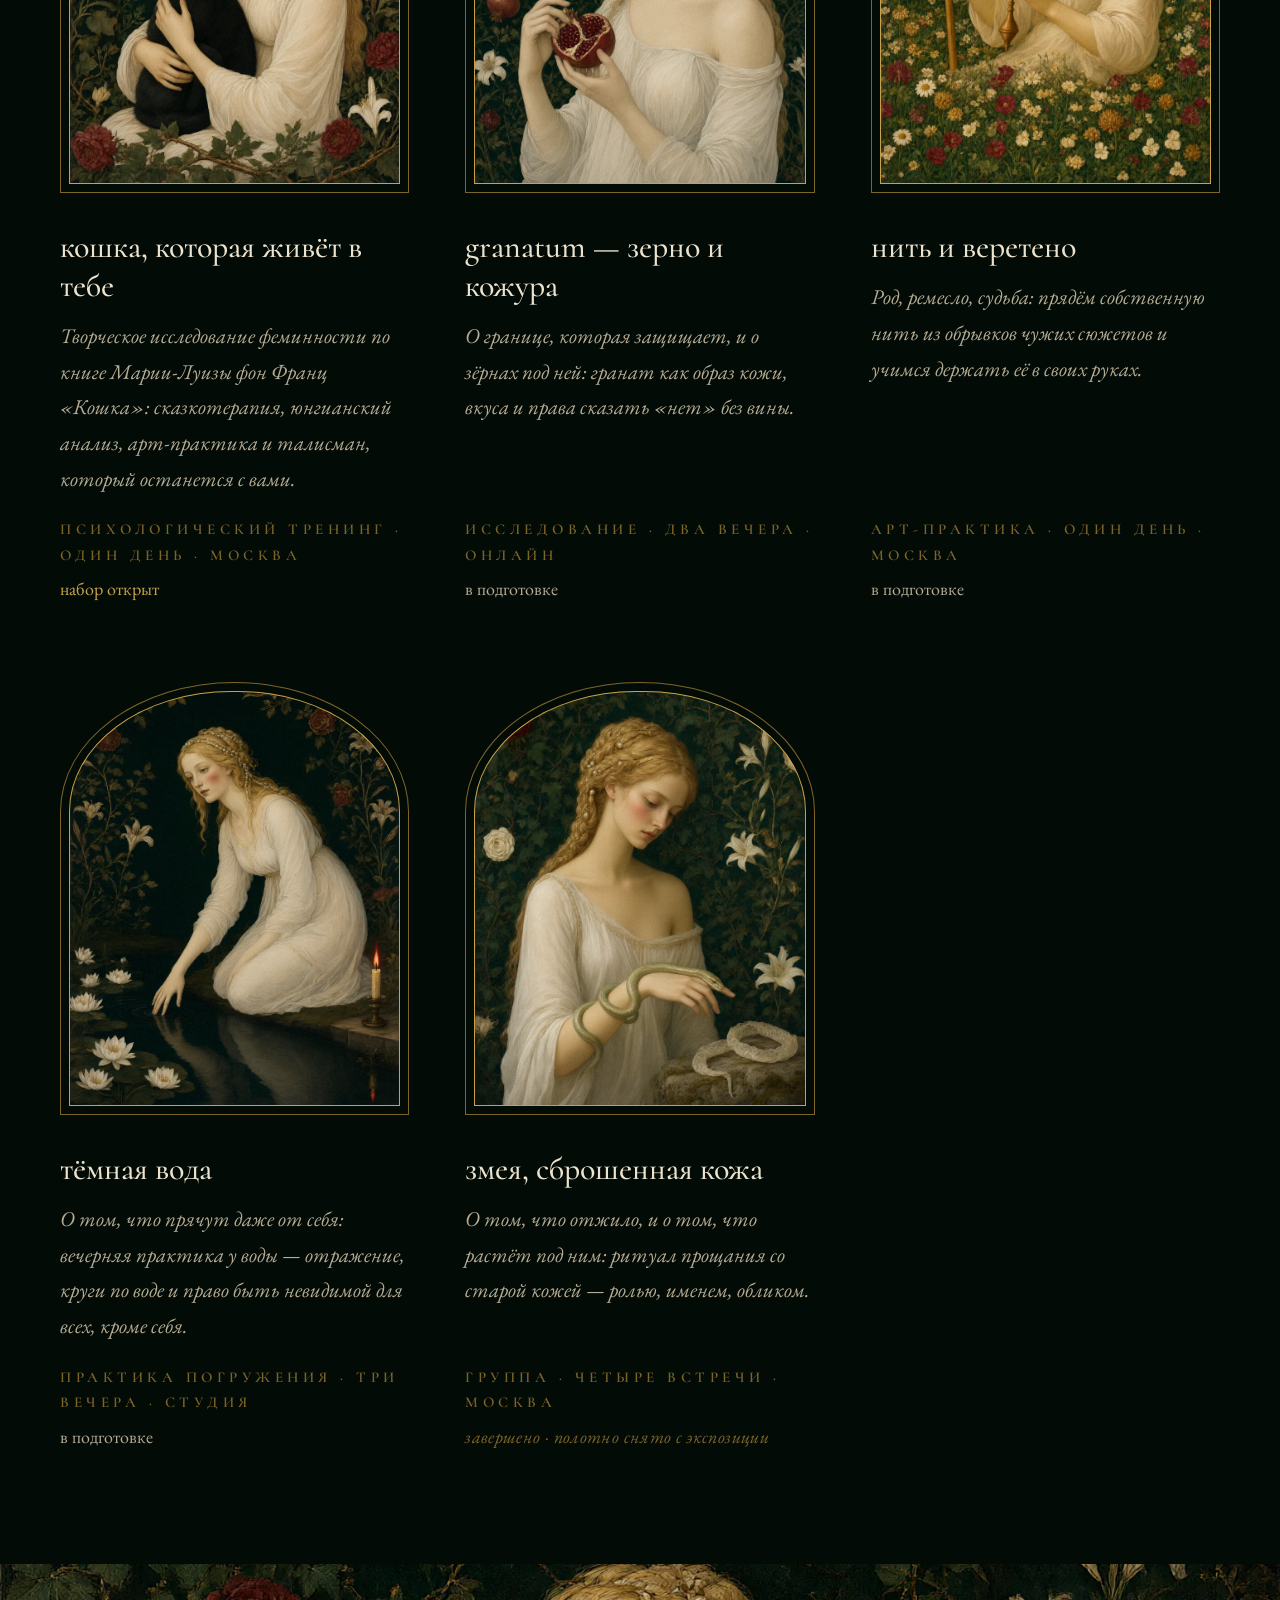
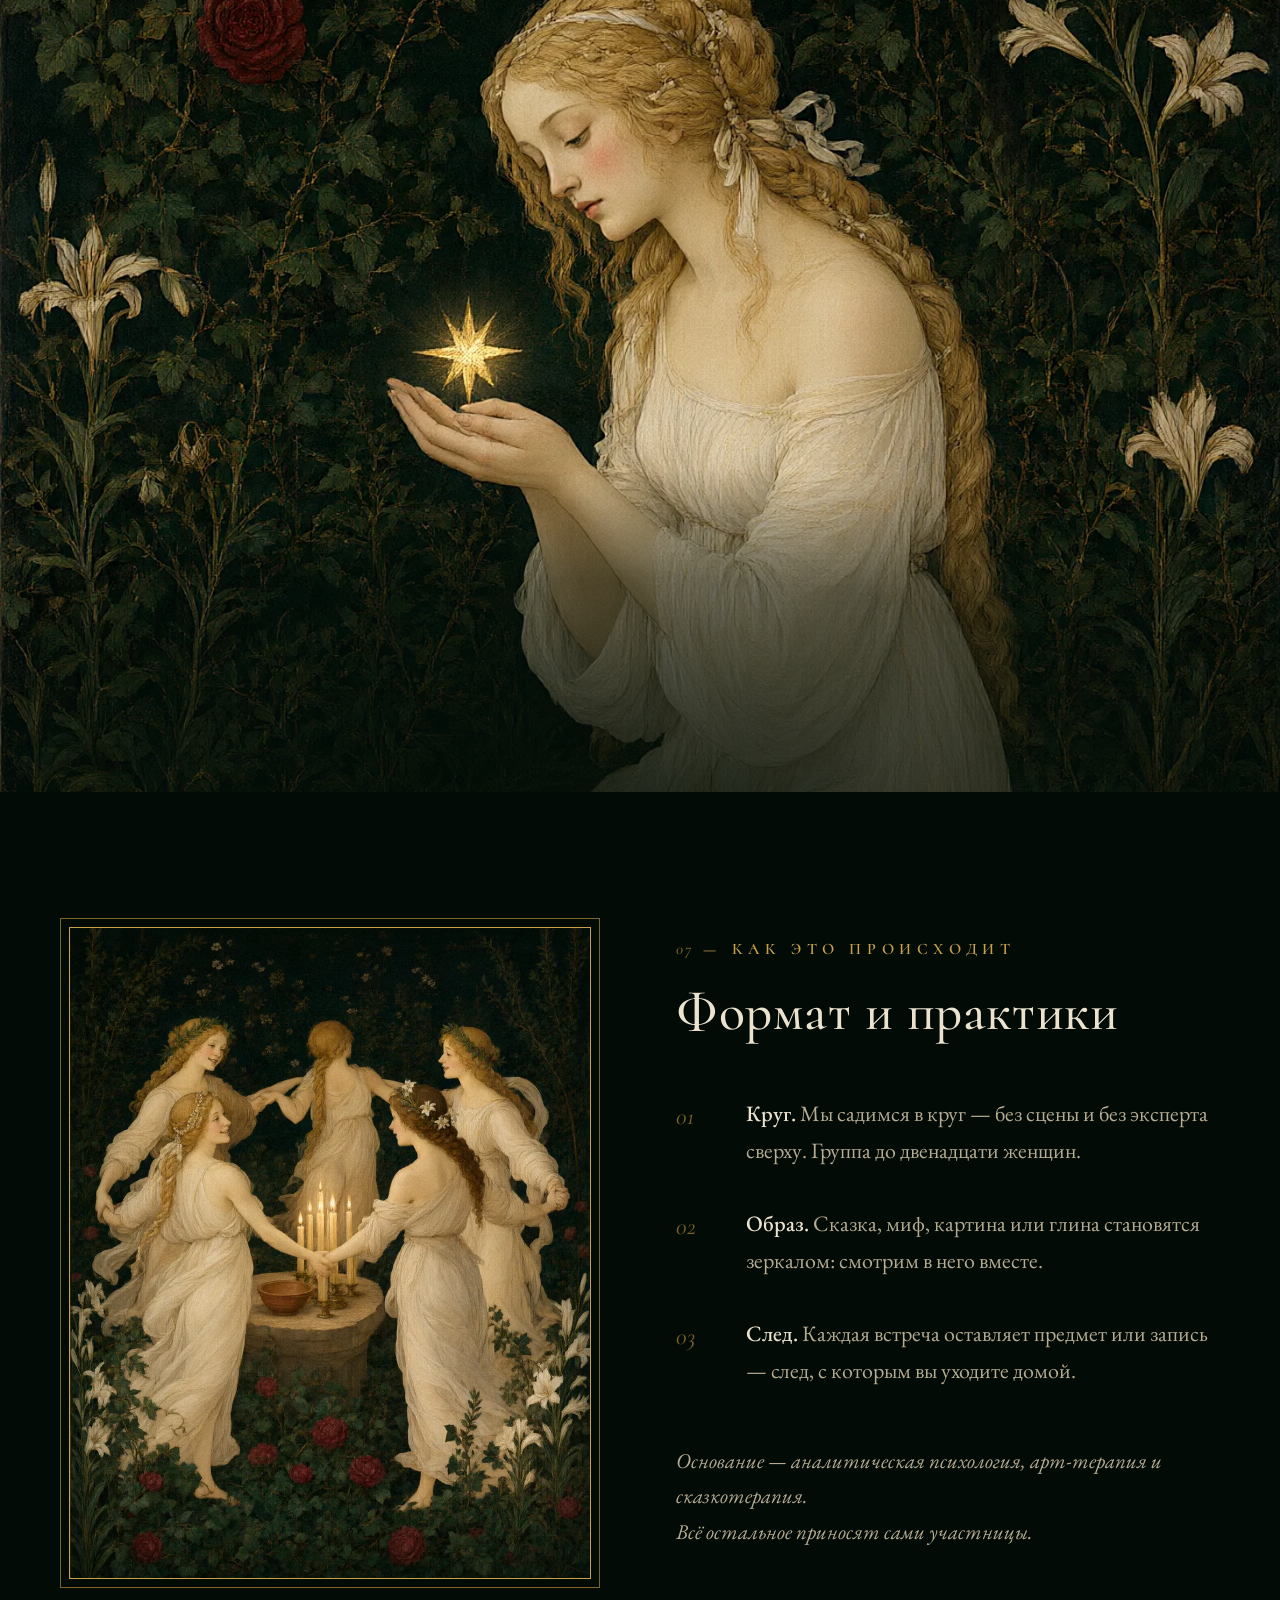
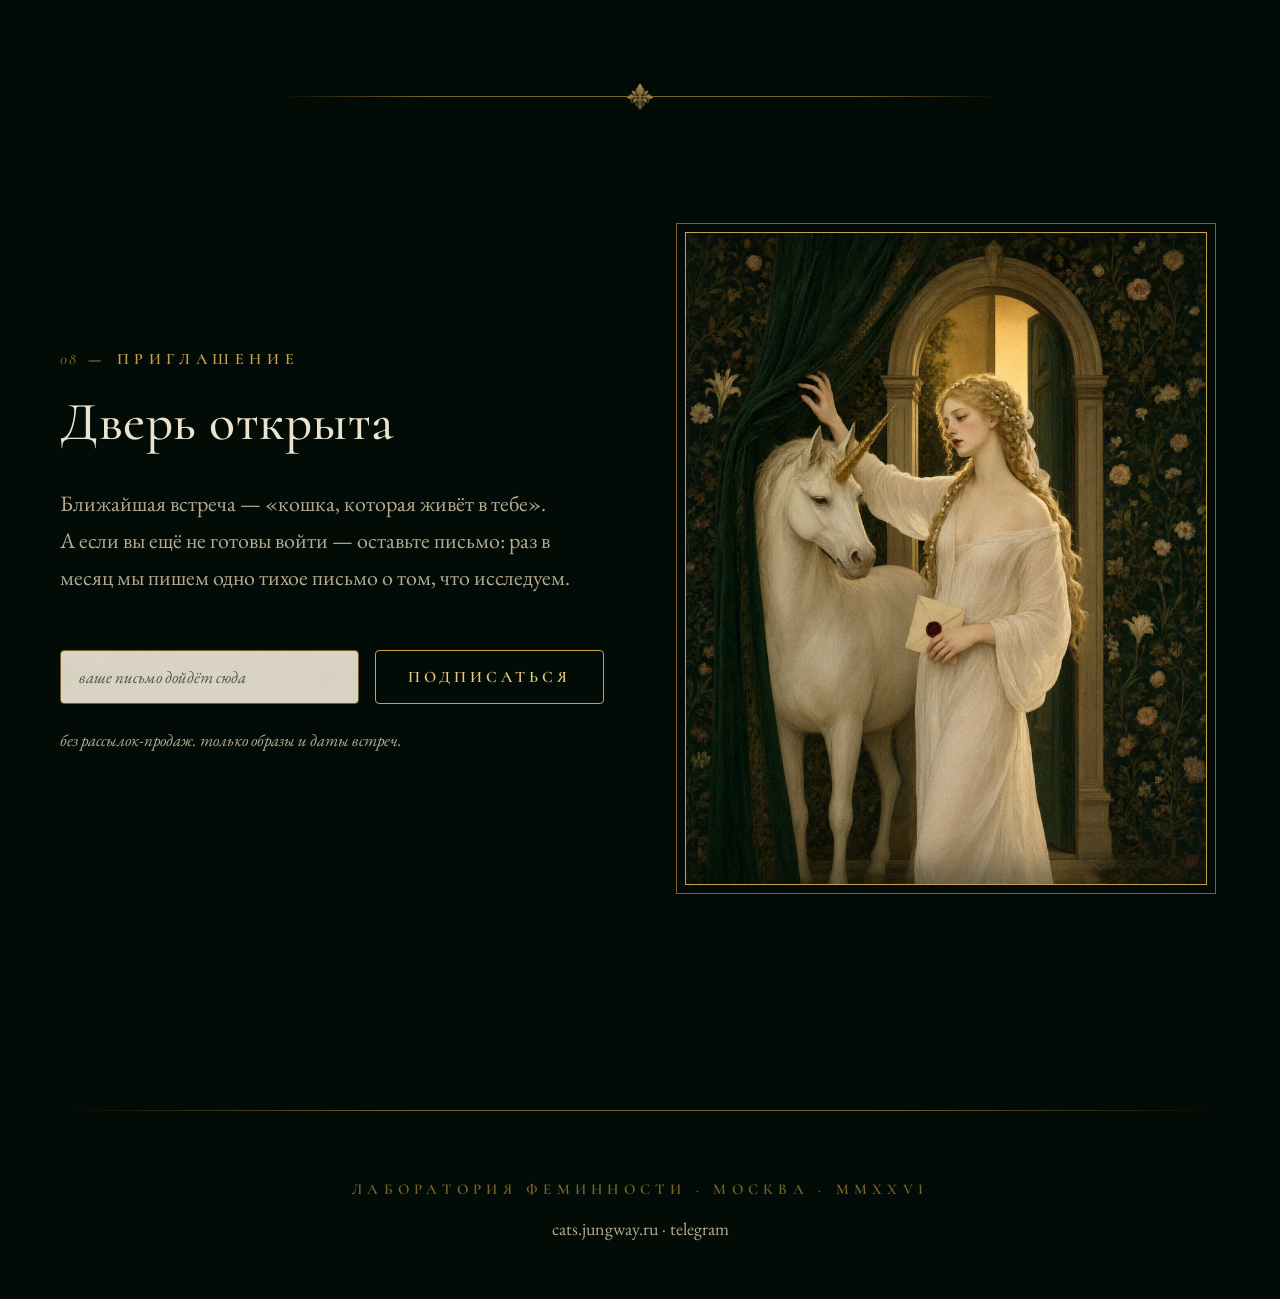
<file: v6/site/index.html>
<!DOCTYPE html>
<html lang="ru">
<head>
<meta charset="utf-8">
<meta name="viewport" content="width=device-width, initial-scale=1">
<title>Лаборатория Феминности — междисциплинарное исследование женского опыта</title>
<meta name="description" content="Лаборатория Феминности — междисциплинарное исследование женского опыта: глубинная психология, искусство, миф. Феминность не существует в единственном числе.">
<meta name="theme-color" content="#020d07">
<meta property="og:title" content="Лаборатория Феминности">
<meta property="og:description" content="Междисциплинарное исследование женского опыта — глубинная психология · искусство · миф.">
<meta property="og:type" content="website">
<meta property="og:image" content="assets/img/meta/og-cover.webp">
<link rel="icon" type="image/png" sizes="32x32" href="assets/img/meta/favicon-32.png">
<link rel="stylesheet" href="assets/css/style.css">
</head>
<body>

<nav class="nav" id="nav" aria-label="оглавление">
  <a href="#lab">лаборатория</a>
  <a href="#feminity">феминность</a>
  <a href="#optics">оптика</a>
  <a href="#for-whom">для кого</a>
  <a href="#about">о нас</a>
  <a href="#meetings">встречи</a>
  <a href="#format">формат</a>
  <a href="#invite">приглашение</a>
</nav>

<!-- 01 — ЛАБОРАТОРИЯ ФЕМИННОСТИ -->
<header class="hero" id="lab">
  <picture class="hero-bg">
    <source media="(orientation: portrait)" type="image/webp"
            srcset="assets/img/hero/hero-full-port.webp">
    <img src="assets/img/hero/hero-full-land.webp" width="1600" height="900" fetchpriority="high"
         alt="Девушка в профиль нюхает розу на фоне тёмного гобелена с лилиями — полотно во весь экран">
  </picture>
  <div class="hero-scrim" aria-hidden="true"></div>
  <div class="container hero-copy">
    <p class="label"><span class="num">01</span> — Лаборатория</p>
    <h1>Лаборатория <em>Феминности</em></h1>
    <p class="hero-sub">междисциплинарное исследование женского опыта —<br>
      глубинная психология · искусство · миф</p>
    <p class="hero-essence">Феминность не существует в единственном числе.<br>
      Она складывается из образов, ролей, противоречий и личных историй.</p>
  </div>
  <div class="hero-thread" aria-hidden="true">
    <img src="assets/img/orn/fleuron.webp" width="28" height="28" alt="">
    <span class="thread-line"></span>
  </div>
</header>

<main>

<!-- 02 — ФЕМИННОСТЬ -->
<section class="panel pair" id="feminity">
  <div class="container pair-grid">
    <div class="pair-text">
      <p class="label"><span class="num">02</span> — Феминность</p>
      <h2>Почему нам интересно исследовать её <em>сейчас</em></h2>
      <p>Между «будь сильной» и «будь мягкой» — целая жизнь, которую некуда положить.
        Мы собираем пространство, где её можно рассмотреть: без спешки, без оценок,
        без готовых ответов.</p>
      <p>Здесь женское естество — отношения, телесность, призвание — изучают
        и исцеляют так, как работают с картиной: при хорошем свете и в тишине.</p>
    </div>
    <figure class="pair-canvas frame">
      <img src="assets/img/paint/feminity-figure-2.webp" width="800" height="1000" loading="lazy"
           alt="Наклонённая головка в тёмных кудрях и жемчужной серьгой, обнажённая шея и плечо на тёмно-изумрудном фоне">
    </figure>
  </div>
  <div class="divider" aria-hidden="true"><img src="assets/img/orn/fleuron.webp" width="32" height="32" alt=""></div>
</section>

<!-- 03 — НАША ОПТИКА -->
<section class="panel" id="optics">
  <div class="container">
    <p class="label"><span class="num">03</span> — Наша оптика</p>
    <h2>Четыре линзы, один взгляд</h2>
    <p class="section-sub">Психология × миф × искусство × личный опыт</p>
    <div class="optics-grid">
      <div class="medallion">
        <div class="medallion-ring"><img src="assets/img/orn/sym-mirror.webp" width="220" height="220" loading="lazy" alt=""></div>
        <h3>Психология</h3>
        <p>аналитический взгляд: тень, архетип, сон.</p>
      </div>
      <div class="medallion">
        <div class="medallion-ring"><img src="assets/img/orn/sym-snake.webp" width="220" height="220" loading="lazy" alt=""></div>
        <h3>Миф</h3>
        <p>сюжеты, которые старше нас и живут в нас.</p>
      </div>
      <div class="medallion">
        <div class="medallion-ring"><img src="assets/img/orn/sym-brush.webp" width="220" height="220" loading="lazy" alt=""></div>
        <h3>Искусство</h3>
        <p>образ, краска, глина как язык бессознательного.</p>
      </div>
      <div class="medallion">
        <div class="medallion-ring"><img src="assets/img/orn/sym-thread.webp" width="220" height="220" loading="lazy" alt=""></div>
        <h3>Личный опыт</h3>
        <p>ваша история — главный источник.</p>
      </div>
    </div>
    <p class="caption-line">Ни одна линза не видит целиком. Вместе — почти.</p>
    <figure class="section-canvas frame">
      <img src="assets/img/paint/optics-figure.webp" width="800" height="1000" loading="lazy"
           alt="Лицо девушки крупным планом, белая птица прижата к её щеке и закрывает один глаз">
    </figure>
  </div>
  <div class="divider" aria-hidden="true"><img src="assets/img/orn/fleuron.webp" width="32" height="32" alt=""></div>
</section>

<!-- 04 — ДЛЯ КОГО -->
<section class="panel pair mirror" id="for-whom">
  <div class="container pair-grid">
    <figure class="pair-canvas frame">
      <img src="assets/img/paint/for-whom-figure.webp" width="800" height="1000" loading="lazy"
           alt="Портрет девушки в профиль, плечи и грудь укрыты каскадом жемчужных нитей">
    </figure>
    <div class="pair-text">
      <p class="label"><span class="num">04</span> — Для кого</p>
      <h2>Это пространство может стать вашим, если…</h2>
      <ul class="invite-lines">
        <li>…вы устали соответствовать и хотите услышать себя;</li>
        <li>…ваше тело, желание или творчество просят внимания;</li>
        <li>…вы на пороге: расставание, выбор, новая глава — и нужен свидетель.</li>
      </ul>
      <p class="quiet-line">Здесь ничего не нужно доказывать. Можно просто быть.</p>
    </div>
  </div>
  <div class="divider" aria-hidden="true"><img src="assets/img/orn/fleuron.webp" width="32" height="32" alt=""></div>
</section>

<!-- 05 — О НАС -->
<section class="panel" id="about">
  <div class="container">
    <p class="label"><span class="num">05</span> — О нас</p>
    <h2>Кто создаёт лабораторию</h2>
    <div class="authors-grid">
      <figure class="author">
        <div class="author-canvas frame">
          <img src="assets/img/authors/polina.webp" width="700" height="1050" loading="lazy"
               alt="Портрет Полины Кронер, дуотон-сепия">
        </div>
        <figcaption>
          <h3>Полина Кронер</h3>
          <p>клинический психолог (МГУ); терапия экспрессивными искусствами (МГППУ),
            основы аналитической психологии (МААП); современное искусство — Школа Родченко
            и Британская школа дизайна. В практике с 2021 года, в групповых программах
            с 2019-го.</p>
        </figcaption>
      </figure>
      <figure class="author">
        <div class="author-canvas frame">
          <img src="assets/img/authors/veronika.webp" width="700" height="1050" loading="lazy"
               alt="Портрет Вероники Гугучкиной, дуотон-сепия">
        </div>
        <figcaption>
          <h3>Вероника Гугучкина</h3>
          <p>дизайнер, арт-терапевт, аналитический психолог; худграф КубГУ, Московский
            институт психоанализа (индивидуальное и семейное консультирование), МААП,
            детская аналитическая программа «Голос Детства». Частная практика с детьми,
            подростками и взрослыми.</p>
        </figcaption>
      </figure>
    </div>
    <p class="caption-line">Две оптики, одна внимательность.</p>
  </div>
  <div class="divider" aria-hidden="true"><img src="assets/img/orn/fleuron.webp" width="32" height="32" alt=""></div>
</section>

<!-- 06 — ВСТРЕЧИ -->
<section class="panel" id="meetings">
  <div class="container">
    <p class="label"><span class="num">06</span> — Встречи</p>
    <h2>Прошедшие, ближайшие, будущие исследования</h2>
    <p class="section-sub">каждая встреча — отдельное полотно и отдельный сайт</p>
    <div class="cards-grid">
      <article class="card flagship">
        <div class="card-canvas arch">
          <img src="assets/img/cards/cat-black.webp" width="800" height="1000" loading="lazy"
               alt="Девушка держит на ладони чёрного кота, за его головой золотой нимб-диск, вокруг лилии и розы">
          <a class="btn" href="https://cats.jungway.ru/" target="_blank" rel="noopener">занять место</a>
        </div>
        <h3>кошка, которая живёт в тебе</h3>
        <p class="card-essence">Творческое исследование феминности по книге Марии-Луизы
          фон Франц «Кошка»: сказкотерапия, юнгианский анализ, арт-практика и талисман,
          который останется с вами.</p>
        <p class="card-meta">психологический тренинг · один день · москва</p>
        <p class="card-status open">набор открыт</p>
      </article>
      <article class="card">
        <div class="card-canvas arch">
          <img src="assets/img/cards/pomegranate.webp" width="800" height="1000" loading="lazy"
               alt="Девушка с короной из кос держит разломленный гранат, пальцы трогают рубиновые зёрна">
        </div>
        <h3>granatum — зерно и кожура</h3>
        <p class="card-essence">О границе, которая защищает, и о зёрнах под ней: гранат
          как образ кожи, вкуса и права сказать «нет» без вины.</p>
        <p class="card-meta">исследование · два вечера · онлайн</p>
        <p class="card-status">в подготовке</p>
      </article>
      <article class="card">
        <div class="card-canvas arch">
          <img src="assets/img/cards/thread-spindle.webp" width="800" height="1000" loading="lazy"
               alt="Девушка на цветущем лугу прядёт золотую нить: лён на дистафе с алой лентой, веретено в руке">
        </div>
        <h3>нить и веретено</h3>
        <p class="card-essence">Род, ремесло, судьба: прядём собственную нить из обрывков
          чужих сюжетов и учимся держать её в своих руках.</p>
        <p class="card-meta">арт-практика · один день · москва</p>
        <p class="card-status">в подготовке</p>
      </article>
      <article class="card">
        <div class="card-canvas arch">
          <img src="assets/img/cards/water-dark.webp" width="800" height="1000" loading="lazy"
               alt="Девушка на коленях у ночной воды касается пальцами зеркала пруда, рядом кувшинки и свеча">
        </div>
        <h3>тёмная вода</h3>
        <p class="card-essence">О том, что прячут даже от себя: вечерняя практика у воды —
          отражение, круги по воде и право быть невидимой для всех, кроме себя.</p>
        <p class="card-meta">практика погружения · три вечера · студия</p>
        <p class="card-status">в подготовке</p>
      </article>
      <article class="card">
        <div class="card-canvas arch">
          <img src="assets/img/cards/snake-skin.webp" width="800" height="1000" loading="lazy"
               alt="Змея обвила предплечье девушки, её морда у кончиков пальцев, на камне сброшенная кожа">
        </div>
        <h3>змея, сброшенная кожа</h3>
        <p class="card-essence">О том, что отжило, и о том, что растёт под ним: ритуал
          прощания со старой кожей — ролью, именем, обликом.</p>
        <p class="card-meta">группа · четыре встречи · москва</p>
        <p class="card-status closed">завершено · полотно снято с экспозиции</p>
      </article>
    </div>
  </div>
</section>

<!-- АНТРАКТ: полноэкранное полотно без текста -->
<section class="interlude" aria-label="антракт">
  <img class="interlude-bg" src="assets/img/hero/hero-canvas-2.webp" width="1460" height="1825" loading="lazy"
       alt="Девушка в белом держит в ладонях горящую золотую звезду над тёмной водой — полотно-антракт">
</section>

<!-- 07 — КАК ЭТО ПРОИСХОДИТ -->
<section class="panel pair mirror" id="format">
  <div class="container pair-grid">
    <figure class="pair-canvas frame">
      <img src="assets/img/paint/circle-figure-3.webp" width="800" height="1000" loading="lazy"
           alt="Пять девушек в белых туниках водят хоровод за руки вокруг каменного алтаря со свечами">
    </figure>
    <div class="pair-text">
      <p class="label"><span class="num">07</span> — Как это происходит</p>
      <h2>Формат и практики</h2>
      <ol class="steps">
        <li><strong>Круг.</strong> Мы садимся в круг — без сцены и без эксперта сверху.
          Группа до двенадцати женщин.</li>
        <li><strong>Образ.</strong> Сказка, миф, картина или глина становятся зеркалом:
          смотрим в него вместе.</li>
        <li><strong>След.</strong> Каждая встреча оставляет предмет или запись — след,
          с которым вы уходите домой.</li>
      </ol>
      <p class="quiet-line">Основание — аналитическая психология, арт-терапия и сказкотерапия.<br>
        Всё остальное приносят сами участницы.</p>
    </div>
  </div>
  <div class="divider" aria-hidden="true"><img src="assets/img/orn/fleuron.webp" width="32" height="32" alt=""></div>
</section>

<!-- 08 — ПРИГЛАШЕНИЕ -->
<section class="panel pair" id="invite">
  <div class="container pair-grid">
    <div class="pair-text">
      <p class="label"><span class="num">08</span> — Приглашение</p>
      <h2>Дверь открыта</h2>
      <p>Ближайшая встреча — «кошка, которая живёт в тебе».<br>
        А если вы ещё не готовы войти — оставьте письмо: раз в месяц мы пишем
        одно тихое письмо о том, что исследуем.</p>
      <form class="subscribe" action="#" method="post">
        <label class="sr-only" for="email">электронная почта</label>
        <input id="email" name="email" type="email" required placeholder="ваше письмо дойдёт сюда">
        <button class="btn" type="submit">подписаться</button>
      </form>
      <p class="form-note">без рассылок-продаж. только образы и даты встреч.</p>
    </div>
    <figure class="pair-canvas frame">
      <img src="assets/img/paint/invite-figure.webp" width="800" height="1000" loading="lazy"
           alt="Женщина у высокой арочной двери отводит изумрудный занавес, в руке письмо с сургучной печатью">
    </figure>
  </div>
</section>

</main>

<footer class="footer">
  <div class="container">
    <div class="footer-line" aria-hidden="true"></div>
    <p class="footer-mark">Лаборатория Феминности · москва · mmxxvi</p>
    <p class="footer-links">
      <a href="https://cats.jungway.ru/" target="_blank" rel="noopener">cats.jungway.ru</a>
      <span aria-hidden="true">·</span>
      <a href="#">telegram</a>
    </p>
  </div>
</footer>

<script src="assets/js/main.js"></script>
</body>
</html>
</file>
<file: site/assets/css/styles.css>
/* Лаборатория феминности · site_v2
   «Раскрытая книга, найденная в саду»: восемь глав-разворотов,
   тонкое оглавление сверху, номера глав сбоку, гравюры на прозрачном фоне. */

/* ── переменные ─────────────────────────────────────── */
:root {
  --milk-paper: #F5F0E8;   /* молочная бумага — основной фон */
  --cream-page: #F0E9DC;   /* кремовая страница */
  --parchment: #FAF6EE;    /* светлый пергамент */
  --paper-rose: #F5EEE9;   /* молочная + розовый подтон 4% */
  --paper-lavender: #F1EBE3; /* кремовая + лавандовый подтон 3% */

  --warm-graphite: #3A3230;
  --ink: #2C2523;
  --sepia: #6B5B4E;
  --dusty-pink: #C9A9A0;
  --lavender: #B8A9C9;
  --sage: #8B9478;
  --warm-ochre: #C4A265;
  --terracotta: #B07D6A;

  /* «чернильные» ступени акцентных цветов: текст не бывает прозрачным,
     тишина делается цветом, а не альфой (≥4.5:1 на всех пяти фонах) */
  --ochre-deep: #7E6128;   /* буквицы, номера глав, акцентные линейки */
  --terra-deep: #8E5C49;   /* даты встреч */
  --rose-deep: #7E5B52;    /* ссылки, приглашения, маргиналии */
  --lav-deep: #746489;     /* лавандовые пометки */
  --sage-deep: #646E58;    /* примечания форм */
  --page-shadow: #E5DDD0;
  --link-hover: #B08D84;
  --btn-hover: #E8E0D2;

  --head: "Cormorant Garamond", Georgia, serif;
  --text: "EB Garamond", Georgia, serif;
  --hand: "Caveat", cursive;

  --measure: 660px;   /* ширина текстовой колонки, ≤75 знаков */
  --spread: 1200px;   /* ширина разворота */
  --fade: 180px;      /* длина перехода тона между главами */
  --paper-age: 1;     /* сила «возраста» бумаги: 0 — чистый лист, 1.5 — заметно старше */

  /* модульная шкала в rem: на мобильных корень 16px, и вся шкала дышит сама */
  --fs-folio: .75rem;                  /* служебная мелочь: навигация, фолио, legal */
  --fs-note: .9rem;                    /* примечания, кнопки, приглашения */
  --fs-small: .95rem;                  /* вторичный текст: описания, био */
  --fs-body: 1.05rem;                  /* основной текст */
  --fs-h3: 1.35rem;                    /* заголовки карточек, шагов, встреч */
  --fs-name: 1.55rem;                  /* имена */
  --fs-pull: 1.6rem;                   /* врезки и выносные цитаты */
  --fs-closing: 1.7rem;                /* финальная фраза */
  --fs-sub: clamp(1.15rem, 2.2vw, 1.4rem);  /* подзаголовок главы */
  --fs-h2: clamp(1.9rem, 4.2vw, 2.6rem);    /* заголовок главы */
  --fs-h1: clamp(2.4rem, 5.4vw, 3.55rem);   /* титул */
}

*, *::before, *::after { margin: 0; padding: 0; box-sizing: border-box; }

html {
  scroll-behavior: smooth;
  scroll-padding-top: 80px;
  font-size: 18px;
  -webkit-text-size-adjust: 100%;
}

body {
  font-family: var(--text);
  font-size: 1rem;
  line-height: 1.7;
  color: var(--warm-graphite);
  background-color: var(--milk-paper);
  overflow-x: hidden;
  -webkit-font-smoothing: antialiased;
  font-variant-numeric: oldstyle-nums;  /* старостильные цифры: даты, фолио */
  hanging-punctuation: first;
}

p { text-wrap: pretty; orphans: 2; widows: 2; }
h1, h2, h3 { text-wrap: balance; }

/* волокна и зерно листа поверх всего: материал, а не обои.
   Фактуры режет tools/paper.py из сырья модели (assets-src/t*.jpg) */
body::before {
  content: "";
  position: fixed;
  inset: 0;
  z-index: 59;
  pointer-events: none;
  opacity: var(--paper-age);
  background: url("../img/t1-paper.webp") 0 0 / 512px 512px repeat;
}

/* рамка разворота: одна фиксированная виньетка экрана вместо кромочных теней
   у каждой главы — у стыков глав и разделителей не возникает резких границ */
body::after {
  content: "";
  position: fixed;
  inset: 0;
  z-index: 1;
  pointer-events: none;
  opacity: var(--paper-age);
  box-shadow: inset 0 0 110px -34px rgba(122, 104, 82, .05);
}

img { max-width: 100%; height: auto; }

::selection { background: rgba(201, 169, 160, .3); }

a { color: inherit; }

:focus-visible {
  outline: 1px solid var(--dusty-pink);
  outline-offset: 4px;
}

/* ── утилиты ────────────────────────────────────────── */
.visually-hidden {
  position: absolute;
  width: 1px; height: 1px;
  margin: -1px; padding: 0;
  overflow: hidden;
  clip: rect(0 0 0 0);
  clip-path: inset(50%);
  white-space: nowrap;
  border: 0;
}

.skip-link {
  position: fixed;
  top: 8px; left: 50%;
  transform: translate(-50%, -200%);
  z-index: 200;
  padding: 8px 20px;
  font: italic .85rem/1 var(--text);
  color: var(--warm-graphite);
  background: var(--parchment);
  border: 1px solid var(--page-shadow);
  border-radius: 2px;
  text-decoration: none;
  transition: transform .3s ease;
}
.skip-link:focus { transform: translate(-50%, 0); }

.centered { text-align: center; }

/* без JS страница должна быть читаемой сразу */
.no-js .fade-in { opacity: 1; transform: none; }

/* мягкое проявление при первом входе в кадр */
.fade-in {
  opacity: 0;
  transform: translateY(18px);
  transition: opacity 900ms ease-out, transform 900ms ease-out;
}
.fade-in.visible { opacity: 1; transform: none; }

/* ── оглавление сверху ──────────────────────────────── */
.nav-contents {
  position: fixed;
  top: 0; left: 0; right: 0;
  z-index: 100;
  display: flex;
  justify-content: center;
  align-items: center;
  flex-wrap: wrap;
  gap: 8px 20px;
  padding: 18px 48px 16px;
  background: linear-gradient(to bottom, var(--milk-paper) 55%, rgba(245, 240, 232, 0));
  transition: opacity .5s ease;
}

.nav-word {
  font: italic var(--fs-folio)/1 var(--text);
  letter-spacing: .08em;
  color: var(--sepia);
}

.nav-contents a {
  font-size: var(--fs-folio);
  letter-spacing: .08em;
  color: var(--sepia);
  text-decoration: none;
  border-bottom: 1px solid transparent;
  transition: color .3s ease, border-color .3s ease;
}
.nav-contents a:hover { color: var(--rose-deep); border-color: var(--dusty-pink); }
.nav-contents a.active { color: var(--ink); }

.nav-dot {
  width: 3px; height: 3px;
  border-radius: 50%;
  background-color: var(--page-shadow);
  display: inline-block;
}

/* оглавление прячется при быстром листании вниз и возвращается наверх */
.nav-contents.dimmed { opacity: 0; pointer-events: none; }

/* ── номера глав сбоку ──────────────────────────────── */
.page-indicator {
  position: fixed;
  right: 30px; top: 50%;
  transform: translateY(-50%);
  z-index: 50;
  display: flex;
  flex-direction: column;
  gap: 16px;
}

.page-dot {
  position: relative;
  width: 6px; height: 6px;
  border-radius: 50%;
  background-color: var(--page-shadow);
  transition: background-color .3s ease, transform .3s ease;
}
.page-dot:hover { background-color: var(--link-hover); }
.page-dot.active { background-color: var(--dusty-pink); transform: scale(1.35); }

/* подпись главы при наведении */
.page-dot::after {
  content: attr(data-label);
  position: absolute;
  right: 18px; top: 50%;
  transform: translateY(-50%);
  font: italic var(--fs-folio)/1 var(--text);
  color: var(--sepia);
  opacity: 0;
  white-space: nowrap;
  pointer-events: none;
  transition: opacity .3s ease;
}
.page-dot:hover::after, .page-dot.active::after { opacity: 1; }

/* ── оглавление на мобильных ────────────────────────── */
.mobile-nav {
  display: none;
  position: fixed;
  top: 0; left: 0; right: 0;
  z-index: 100;
  padding: 14px 20px;
  background: linear-gradient(to bottom, var(--milk-paper) 65%, rgba(245, 240, 232, 0));
}

.mobile-nav-toggle {
  display: flex;
  flex-direction: column;
  gap: 5px;
  padding: 8px;
  background: none;
  border: none;
  cursor: pointer;
}
.mobile-nav-toggle span {
  display: block;
  width: 24px; height: 1px;
  background-color: var(--warm-graphite);
  opacity: .6;
  transition: transform .3s ease, opacity .3s ease;
}
.mobile-nav-toggle[aria-expanded="true"] span:nth-child(1) { transform: rotate(45deg) translate(4px, 4px); }
.mobile-nav-toggle[aria-expanded="true"] span:nth-child(2) { opacity: 0; }
.mobile-nav-toggle[aria-expanded="true"] span:nth-child(3) { transform: rotate(-45deg) translate(4px, -4px); }

.mobile-menu {
  position: fixed;
  inset: 0;
  z-index: 99;
  display: flex;
  flex-direction: column;
  align-items: center;
  justify-content: center;
  gap: 28px;
  background: var(--milk-paper);
}
.mobile-menu[hidden] { display: none; }
.mobile-menu a {
  font-family: var(--head);
  font-size: var(--fs-h3);
  color: var(--sepia);
  text-decoration: none;
  transition: color .3s ease;
}
.mobile-menu a:hover { color: var(--ink); }

/* ── главы-развороты ────────────────────────────────── */
section {
  position: relative;
  isolation: isolate;  /* разводы (::before с z-index:-1) ложатся на фон главы, а не под него */
  min-height: 100vh;
  display: flex;
  align-items: center;
  justify-content: center;
  padding: 120px 48px;
}

/* разводы: влага, когда-то тронувшая лист. Лежат в бумаге, под чернилами;
   зеркалим по главам, чтобы развороты не повторялись */
section::before {
  content: "";
  position: absolute;
  inset: 0;
  z-index: -1;
  pointer-events: none;
  opacity: calc(var(--paper-age) * .9);
  background: url("../img/t2-bloom.webp") center / cover no-repeat;
  /* к кромкам главы разводы сходят на нет: стык с соседней главой
     и разделителем остаётся непрерывным */
  -webkit-mask-image: linear-gradient(180deg, transparent 0, #000 9%, #000 91%, transparent 100%);
  mask-image: linear-gradient(180deg, transparent 0, #000 9%, #000 91%, transparent 100%);
}
section:nth-of-type(even)::before { transform: scaleX(-1); }
section:nth-of-type(3n)::before { transform: scaleY(-1); background-position: 38% 62%; }
section:nth-of-type(6n)::before { transform: scale(-1); }
section:nth-of-type(4n+1)::before { background-position: 62% 34%; }

.section-inner {
  width: 100%;
  max-width: var(--spread);
  margin: 0 auto;
}

.text-column {
  max-width: var(--measure);
  margin: 0 auto;
}

.section-number {
  font-family: var(--head);
  font-size: .85rem;
  font-style: italic;
  letter-spacing: .16em;
  color: var(--ochre-deep);
  margin-bottom: 16px;
}

.section-heading {
  font-family: var(--head);
  font-weight: 400;
  font-size: var(--fs-h2);
  line-height: 1.15;
  color: var(--ink);
  margin-bottom: 20px;
}

.section-subheading {
  font-family: var(--head);
  font-style: italic;
  font-weight: 400;
  font-size: var(--fs-sub);
  line-height: 1.5;
  color: var(--sepia);
  margin-bottom: 8px;
}

.section-image { display: block; width: auto; }
.section-image.centered { margin: 32px auto; }
.section-image.small { max-width: 210px; margin-inline: auto; }

.chapter-endpiece {
  display: block;
  width: 130px;
  margin: 64px auto 0;
  opacity: .8;
}

/* ── разделители между главами ──────────────────────── */
.section-divider {
  display: flex;
  justify-content: center;
  align-items: center;
  padding: 8px 24px;
}
.section-divider img { display: block; opacity: .75; }

/* ── 01 · титул ─────────────────────────────────────── */
.section-title {
  flex-direction: column;
  text-align: center;
  /* патина в углах — только титульный разворот, едва заметная */
  background-image:
    radial-gradient(42% 34% at 0% 0%, rgba(150, 128, 100, .05), rgba(150, 128, 100, 0) 72%),
    radial-gradient(26% 30% at 100% 6%, rgba(150, 128, 100, .03), rgba(150, 128, 100, 0) 74%),
    linear-gradient(180deg, var(--parchment) 0%, var(--milk-paper) 85%);
}

.section-title .section-inner {
  display: flex;
  flex-direction: column;
  align-items: center;
  justify-content: center;
}

.corner-ornament {
  position: absolute;
  top: 76px; left: 48px;
  width: 85px;
  opacity: .5;
  pointer-events: none;
}

/* лёгкое потемнение краёв титульного разворота — не более 3% */
.vignette-left, .vignette-right {
  position: absolute;
  top: 0; bottom: 0;
  width: 90px;
  pointer-events: none;
}
.vignette-left { left: 0; background: linear-gradient(to right, rgba(229, 221, 208, .28), transparent); }
.vignette-right { right: 0; background: linear-gradient(to left, rgba(229, 221, 208, .28), transparent); }

.title-art { width: 240px; margin-bottom: 40px; }

.title-main {
  font-family: var(--head);
  font-weight: 400;
  font-size: var(--fs-h1);
  line-height: 1.12;
  letter-spacing: .05em;
  color: var(--ink);
  margin-bottom: 28px;
}

.title-sub {
  font-family: var(--head);
  font-style: italic;
  font-weight: 400;
  font-size: clamp(1.1rem, 2.2vw, 1.3rem);
  line-height: 1.55;
  color: var(--sepia);
  max-width: 520px;
  margin-bottom: 40px;
}

.title-folio {
  font-size: var(--fs-folio);
  font-style: italic;
  letter-spacing: .08em;
  color: var(--sepia);
}

.title-scroll-hint {
  position: absolute;
  bottom: 44px; left: 50%;
  transform: translateX(-50%);
  font-size: var(--fs-folio);
  letter-spacing: .12em;
  color: var(--sepia);
  animation: gentlePulse 4s ease-in-out infinite;
  transition: opacity 1s ease;
}
/* гаснет после первого листания: animation перебивает inline-стиль, поэтому классом */
.title-scroll-hint.gone { opacity: 0; animation: none; }
@keyframes gentlePulse {
  0%, 100% { opacity: .9; }
  50% { opacity: 1; }
}

/* ── 02 · фемина ────────────────────────────────────── */
.section-femininity {
  background: linear-gradient(180deg,
    var(--milk-paper) 0, var(--paper-rose) var(--fade),
    var(--paper-rose) calc(100% - var(--fade)), var(--milk-paper) 100%);
}

.femininity-layout {
  display: grid;
  grid-template-columns: minmax(0, 1.05fr) minmax(0, .95fr);
  gap: 80px;
  align-items: center;
}

.body-text {
  font-size: var(--fs-body);
  line-height: 1.72;
  color: var(--warm-graphite);
  margin-bottom: 1.35rem;
}

/* буквица — живая типографика вместо отдельной картинки:
   знак в три строки текста, цвет — охра в чернилах (≥3:1 для крупного знака) */
.dropcap::first-letter {
  float: left;
  font-family: var(--head);
  font-weight: 500;
  font-size: 7.2em;
  line-height: .76;
  margin: 8px 14px 0 0;
  color: var(--ochre-deep);
}

/* разрядка первых слов после буквицы — приём инкунабул */
.versal {
  font-variant-caps: small-caps;
  letter-spacing: .08em;
}

/* акцент первого уровня: курсив + чернила + волосяное подчёркивание */
.hl {
  font-style: italic;
  color: var(--ink);
  text-decoration: underline;
  text-decoration-color: var(--dusty-pink);
  text-decoration-thickness: 1px;
  text-underline-offset: .32em;
}

/* акцент второго уровня: врезка-вопрос в теле главы */
.lead-question {
  font-family: var(--head);
  font-style: italic;
  font-weight: 400;
  font-size: var(--fs-pull);
  line-height: 1.5;
  color: var(--ink);
  margin: 2rem 0 2rem;
  padding-left: 1.4rem;
  border-left: 1px solid var(--warm-ochre);
}

.femininity-figure img { display: block; width: 270px; margin: 0 auto; }

/* пометка на полях: рукописный шрифт + малая виньетка */
.margin-note {
  display: flex;
  align-items: flex-start;
  gap: 14px;
  max-width: 340px;
  margin: 36px 0 0 auto;
  padding-left: 12px;
}
.margin-note img { width: 44px; opacity: .85; flex: none; }
.margin-note span {
  font-family: var(--hand);
  font-size: 1rem;
  line-height: 1.5;
  color: var(--rose-deep);
}

/* ── 03 · оптика ────────────────────────────────────── */
.section-optics {
  background: linear-gradient(180deg,
    var(--milk-paper) 0, var(--cream-page) var(--fade),
    var(--cream-page) calc(100% - var(--fade)), var(--milk-paper) 100%);
}
.section-optics .section-image { width: 400px; max-width: 100%; margin-top: 40px; }

.optics-grid {
  display: grid;
  grid-template-columns: repeat(2, 1fr);
  gap: 56px 72px;
  max-width: 940px;
  margin: 56px auto 0;
}

.optic-card {
  padding: 32px 24px 28px;
  text-align: center;
  border-top: 1px solid rgba(229, 221, 208, .9);
}

.optic-emblem { height: 72px; width: auto; margin-bottom: 22px; opacity: .9; }

.optic-title {
  font-family: var(--head);
  font-weight: 400;
  font-size: var(--fs-h3);
  line-height: 1.3;
  color: var(--ink);
  margin-bottom: 14px;
}

.optic-desc {
  font-size: var(--fs-small);
  line-height: 1.65;
  color: var(--sepia);
}

/* ── 04 · для кого ──────────────────────────────────── */
.section-forwhom { background: var(--milk-paper); }

.sketches {
  max-width: 900px;
  margin: 56px auto 0;
}

.sketch {
  display: flex;
  align-items: center;
  gap: 56px;
  padding: 44px 0;
}
.sketch + .sketch { border-top: 1px solid rgba(229, 221, 208, .8); }
/* зарисовки чередуются: картинка то слева, то справа */
.sketch.flip img { order: 2; }

.sketch img {
  /* basis и height — auto: иначе атрибут height из html растягивает кадр
     поперёк пропорции (flex-basis задаёт ширину, height остаётся фиксом) */
  flex: 0 0 auto;
  display: block;
  width: auto;
  height: auto;
  max-width: 270px;
  max-height: 320px;
  margin: 0 auto;
  opacity: .92;
}
/* плотные кадры без воздуха (ладони, стол) — чуть меньше воздушных */
.sketch img.dense { max-width: 215px; max-height: 260px; }

.sketch figcaption {
  flex: 1 1 0;
  min-width: 0;
  font-size: var(--fs-body);
  font-style: italic;
  line-height: 1.72;
  color: var(--warm-graphite);
}
.sketch figcaption::before { content: "— "; color: var(--dusty-pink); }

/* выносная цитата — акцент второго уровня: звёздочка-цветочек над ней */
.quote-star {
  display: block;
  width: 26px; height: 26px;
  margin: 64px auto 0;
  background: url("data:image/svg+xml,%3Csvg xmlns='http://www.w3.org/2000/svg' viewBox='0 0 24 24'%3E%3Cg fill='none' stroke='%23C4A265' stroke-width='.9'%3E%3Cellipse cx='12' cy='7' rx='2' ry='4.6'/%3E%3Cellipse cx='12' cy='7' rx='2' ry='4.6' transform='rotate(60 12 12)'/%3E%3Cellipse cx='12' cy='7' rx='2' ry='4.6' transform='rotate(120 12 12)'/%3E%3Cellipse cx='12' cy='7' rx='2' ry='4.6' transform='rotate(180 12 12)'/%3E%3Cellipse cx='12' cy='7' rx='2' ry='4.6' transform='rotate(240 12 12)'/%3E%3Cellipse cx='12' cy='7' rx='2' ry='4.6' transform='rotate(300 12 12)'/%3E%3Ccircle cx='12' cy='12' r='1.3'/%3E%3C/g%3E%3C/svg%3E") center / contain no-repeat;
}

.section-quote {
  font-family: var(--head);
  font-style: italic;
  font-weight: 400;
  font-size: var(--fs-pull);
  line-height: 1.55;
  text-align: center;
  color: var(--ink);
  max-width: 560px;
  margin: 20px auto 0;
}

/* ── 05 · о нас ─────────────────────────────────────── */
.section-about {
  background: linear-gradient(180deg,
    var(--milk-paper) 0, var(--paper-lavender) var(--fade),
    var(--paper-lavender) calc(100% - var(--fade)), var(--milk-paper) 100%);
}

.lavender-note {
  align-self: center;
  justify-self: center;
  width: 44px;
  height: auto;
  opacity: .75;
  pointer-events: none;
}

.about-grid {
  display: grid;
  grid-template-columns: 1fr auto 1fr;
  gap: 44px;
  max-width: 900px;
  margin: 56px auto 0;
}

.about-person { text-align: center; }

.about-photo { width: auto; height: 400px; margin-bottom: 28px; }

.about-name {
  font-family: var(--head);
  font-weight: 400;
  font-size: var(--fs-name);
  color: var(--ink);
  margin-bottom: 16px;
}

.about-text {
  font-size: var(--fs-small);
  line-height: 1.7;
  color: var(--warm-graphite);
  max-width: 380px;
  margin: 0 auto 14px;
  text-align: left;
}

.about-note {
  font-family: var(--hand);
  font-size: 1rem;
  color: var(--lav-deep);
  margin-top: 22px;
}

/* ── 06 · встречи ───────────────────────────────────── */
.section-meetings { background: var(--milk-paper); }
.section-meetings .section-image { margin-bottom: 40px; }

.meetings-list {
  max-width: 660px;
  margin: 0 auto;
  list-style: none;
}

.meeting-item {
  display: grid;
  grid-template-columns: 110px minmax(0, 1fr);
  gap: 32px;
  align-items: baseline;
  padding: 30px 0 30px 18px;
}
.meeting-item + .meeting-item { border-top: 1px solid rgba(229, 221, 208, .9); }

.meeting-date {
  font-size: var(--fs-note);
  letter-spacing: .04em;
  color: var(--terra-deep);
}

.meeting-title {
  font-family: var(--head);
  font-weight: 400;
  font-size: var(--fs-h3);
  line-height: 1.3;
  color: var(--ink);
  margin-bottom: 6px;
}

.meeting-desc {
  font-size: var(--fs-small);
  line-height: 1.65;
  color: var(--sepia);
}

/* прошедшие — записи в архиве: сепия вместо прозрачности */
.meeting-item.past .meeting-date,
.meeting-item.past .meeting-title,
.meeting-item.past .meeting-desc { color: var(--sepia); }

/* ближайшие — полный цвет, чернильная дата и тонкая розовая линия слева */
.meeting-item.upcoming { position: relative; }
.meeting-item.upcoming::before {
  content: "";
  position: absolute;
  left: 0; top: 30px; bottom: 30px;
  width: 2px;
  background-color: var(--dusty-pink);
  opacity: .55;
}
.meeting-item.upcoming .meeting-date {
  font-family: var(--text);
  font-weight: 500;
  color: var(--terra-deep);
}

/* будущие — наброски: пунктир, курсив, сепия */
.meeting-item.future { position: relative; }
.meeting-item.future::before {
  content: "";
  position: absolute;
  left: 0; top: 30px; bottom: 30px;
  border-left: 1px dashed var(--dusty-pink);
  opacity: .7;
}
.meeting-item.future .meeting-title,
.meeting-item.future .meeting-desc { font-style: italic; color: var(--sepia); }
.meeting-item.future .meeting-date { color: var(--sepia); }

/* ── 07 · формат ────────────────────────────────────── */
.section-format {
  background: linear-gradient(180deg,
    var(--milk-paper) 0, var(--cream-page) var(--fade),
    var(--cream-page) calc(100% - var(--fade)), var(--milk-paper) 100%);
}

.format-steps {
  max-width: 780px;
  margin: 56px auto 0;
}

.format-step {
  display: flex;
  align-items: center;
  gap: 48px;
  padding: 40px 0;
}
.format-step + .format-step { border-top: 1px solid rgba(229, 221, 208, .8); }
.format-step.flip .step-image { order: 2; }

.format-step > div { flex: 1 1 0; min-width: 0; }

.step-image {
  flex: 0 1 240px;
  display: block;
  width: auto;
  max-width: 240px;
  margin: 0 auto;
  opacity: .92;
}

.format-step-title {
  font-family: var(--head);
  font-weight: 400;
  font-size: var(--fs-h3);
  line-height: 1.3;
  color: var(--ink);
  margin-bottom: 14px;
}

.format-step-text {
  font-size: var(--fs-body);
  line-height: 1.72;
  color: var(--warm-graphite);
}

.formats-lead {
  font-family: var(--head);
  font-style: italic;
  font-size: 1.15rem;
  text-align: center;
  color: var(--sepia);
  margin: 72px auto 40px;
}

/* карточки форматов — как страницы каталога */
.cards-grid {
  display: grid;
  grid-template-columns: repeat(3, 1fr);
  gap: 40px;
  max-width: 980px;
  margin: 0 auto;
}

.format-card {
  padding: 32px 24px 28px;
  text-align: center;
  background: rgba(250, 246, 238, .5);
  border: 1px solid rgba(229, 221, 208, .9);
  border-radius: 2px;
}

.card-emblem { height: 66px; width: auto; margin-bottom: 20px; }

.card-title {
  font-family: var(--head);
  font-weight: 400;
  font-size: var(--fs-h3);
  color: var(--ink);
  margin-bottom: 12px;
}

.card-desc {
  font-size: var(--fs-small);
  line-height: 1.65;
  color: var(--sepia);
  margin-bottom: 20px;
}

/* ссылка-приглашение, а не кнопка-призыв */
.card-invite {
  font-style: italic;
  font-size: var(--fs-note);
  color: var(--rose-deep);
  text-decoration: none;
  border-bottom: 1px solid transparent;
  transition: color .3s ease, border-color .3s ease;
}
.card-invite:hover { color: var(--terra-deep); border-color: currentColor; }

/* ── 08 · рядом ─────────────────────────────────────── */
.section-invitation {
  text-align: center;
  background: linear-gradient(180deg,
    var(--milk-paper) 0, var(--parchment) var(--fade), var(--parchment) 100%);
}
.section-invitation .section-inner {
  display: flex;
  flex-direction: column;
  align-items: center;
}

.invitation-art { width: 120px; margin-bottom: 40px; }

.invitation-text {
  font-family: var(--head);
  font-style: italic;
  font-weight: 400;
  font-size: clamp(1.2rem, 2.6vw, 1.35rem);
  line-height: 1.6;
  color: var(--warm-graphite);
  max-width: 520px;
  margin-bottom: 44px;
}

.subscribe-form {
  display: flex;
  flex-direction: column;
  align-items: center;
  gap: 18px;
  width: 100%;
  max-width: 380px;
  margin-bottom: 20px;
}

.subscribe-input {
  width: 100%;
  padding: 13px 20px;
  font-family: var(--text);
  font-size: var(--fs-small);
  font-style: italic;
  color: var(--warm-graphite);
  background: rgba(255, 253, 248, .45);
  border: 1px solid var(--page-shadow);
  border-radius: 2px;
  outline: none;
  transition: border-color .3s ease, background-color .3s ease;
}
.subscribe-input::placeholder { color: var(--sepia); }
.subscribe-input:focus { border-color: var(--dusty-pink); background: rgba(255, 253, 248, .7); }

.subscribe-btn {
  padding: 10px 32px;
  font-family: var(--text);
  font-size: var(--fs-note);
  font-style: italic;
  letter-spacing: .02em;
  color: var(--rose-deep);
  background: transparent;
  border: 1px solid var(--dusty-pink);
  border-radius: 2px;
  cursor: pointer;
  transition: background-color .3s ease, color .3s ease, border-color .3s ease;
}
.subscribe-btn:hover { background-color: var(--btn-hover); color: var(--ink); border-color: var(--link-hover); }

.form-note {
  font-style: italic;
  font-size: var(--fs-note);
  color: var(--sage-deep);
}

.legal {
  font-size: var(--fs-folio);
  font-style: italic;
  color: var(--sepia);
  margin-bottom: 40px;
}

.social-links {
  display: flex;
  gap: 24px;
  align-items: center;
  list-style: none;
  margin-bottom: 48px;
}

.social-link {
  display: block;
  color: var(--sepia);
  transition: color .3s ease;
}
.social-link:hover { color: var(--rose-deep); }
.social-link svg { display: block; width: 22px; height: 22px; }

.closing-phrase {
  font-family: var(--head);
  font-weight: 400;
  font-size: var(--fs-closing);
  line-height: 1.35;
  color: var(--ink);
  margin-bottom: 44px;
}

.final-art { width: 200px; opacity: .9; }

/* ── подвал ─────────────────────────────────────────── */
.site-footer {
  padding: 40px 24px 56px;
  text-align: center;
  background: var(--parchment);
}
.site-footer img { display: block; margin: 0 auto 16px; opacity: .7; }
.site-footer p {
  font-size: var(--fs-folio);
  font-style: italic;
  color: var(--sepia);
}

/* ── адаптивность ───────────────────────────────────── */
@media (max-width: 1180px) {
  .corner-ornament { width: 68px; top: 72px; left: 28px; }
}

@media (max-width: 1023px) {
  section { padding: 96px 32px; }
  .nav-contents { padding: 16px 24px 14px; gap: 6px 16px; }
  .nav-contents a { font-size: .7rem; }
  .nav-word { display: none; }
  .page-indicator { display: none; }

  .femininity-layout { grid-template-columns: 1fr; gap: 56px; }
  .femininity-figure { order: -1; }
  .margin-note { margin-inline: auto; }

  .optics-grid { grid-template-columns: repeat(2, 1fr); gap: 40px 32px; }

  .sketch, .sketch.flip { gap: 40px; }
  .sketch img, .sketch.flip img { max-width: 210px; max-height: 270px; }
  .sketch img.dense { max-width: 170px; max-height: 215px; }
  .sketch.flip img { order: 0; }

  .about-grid { grid-template-columns: 1fr; gap: 72px; }
  .lavender-note { width: 40px; }

  .format-step, .format-step.flip { gap: 40px; }
  .format-step .step-image, .format-step.flip .step-image { flex-basis: 200px; max-width: 200px; order: 0; }

  .cards-grid { grid-template-columns: 1fr; gap: 28px; max-width: 460px; }
}

@media (max-width: 767px) {
  html { font-size: 16px; }
  section { padding: 72px 24px; min-height: 0; }
  .section-title { min-height: 100svh; padding: 96px 24px 88px; }

  .nav-contents { display: none; }
  .mobile-nav { display: block; }
  .corner-ornament { width: 56px; top: 64px; left: 16px; }
  .title-art { width: 190px; margin-bottom: 32px; }
  .title-scroll-hint { bottom: 28px; }

  .dropcap::first-letter { font-size: 5.4em; }
  .margin-note { max-width: none; }

  .optics-grid { grid-template-columns: 1fr; gap: 28px; }
  .optic-card { border-top: none; border-bottom: 1px solid rgba(229, 221, 208, .9); padding-bottom: 28px; }

  .sketch, .sketch.flip {
    flex-direction: column;
    gap: 24px;
    padding: 36px 0;
    text-align: center;
  }
  .sketch img, .sketch.flip img { order: 0; max-width: 230px; max-height: 300px; }
  .sketch img.dense { max-width: 185px; max-height: 235px; }
  .sketch figcaption, .sketch.flip figcaption { text-align: left; }

  .about-photo { height: 320px; }
  .about-text { text-align: left; }

  .meeting-item { grid-template-columns: 1fr; gap: 6px; padding-left: 14px; }
  .meeting-item.upcoming::before { top: 24px; bottom: 24px; }

  .format-step, .format-step.flip {
    flex-direction: column;
    gap: 24px;
    padding: 32px 0;
  }
  .format-step .step-image, .format-step.flip .step-image { order: 0; flex-basis: auto; max-width: 220px; }

  .subscribe-form { max-width: 320px; }
  .final-art { width: 160px; }
  .chapter-endpiece { width: 104px; margin-top: 48px; }
}

/* ── уважение к настройкам и печать ─────────────────── */
@media (prefers-reduced-motion: reduce) {
  html { scroll-behavior: auto; }
  *, *::before, *::after {
    animation-duration: .01ms !important;
    animation-iteration-count: 1 !important;
    transition-duration: .01ms !important;
  }
  .fade-in { opacity: 1; transform: none; }
}

@media print {
  .nav-contents, .mobile-nav, .page-indicator, .title-scroll-hint, body::before, body::after { display: none; }
  section { min-height: 0; padding: 24px 0; page-break-inside: avoid; }
}
</file>
<file: v5/site/assets/css/style.css>
/* ============================================================
   Лаборатория феминности — v5 «тёмный бархат»
   Вся палитра и состояния — токенами в :root
   ============================================================ */
:root {
  /* бархат и тени */
  --velvet:        #07291b;   /* тёмно-зелёный бархат (фон) */
  --velvet-deep:   #041a10;   /* глубокая тень */
  --velvet-lift:   #0d3a29;   /* приподнятая поверхность */
  /* золото и патина */
  --gold:          #c5a36b;
  --gold-bright:   #e4bf72;
  --gold-dim:      #8a7030;
  /* живопись */
  --ivory:         #ece3d0;   /* основной текст */
  --ivory-dim:     rgba(236, 227, 208, .68);
  --ivory-faint:   rgba(236, 227, 208, .42);
  --peach:         #d99a6c;
  --wine:          #8a2318;
  /* состояния */
  --hover-glow:    rgba(228, 191, 114, .16);
  --frame-line:    rgba(197, 163, 107, .55);
  --frame-line-soft: rgba(197, 163, 107, .28);
  /* формы */
  --radius:        4px;
  --arch:          999px;
  --ease:          cubic-bezier(.22, .8, .3, 1);
  --t-fast:        .28s;
  --t-slow:        .9s;
}

* { margin: 0; padding: 0; box-sizing: border-box; }

html { scroll-behavior: smooth; background: var(--velvet-deep); }

html::before {
  content: "";
  position: fixed;
  inset: 0;
  z-index: -3;
  background:
    radial-gradient(120% 90% at 50% 0%, transparent 40%, rgba(1, 10, 6, .78) 100%),
    url("../img/tex/velvet-emerald-tile.webp") center / 1024px repeat;
}
html::after {
  content: "";
  position: fixed;
  inset: 0;
  z-index: -2;
  background: url("../img/tex/tempera-crackle-tile.png") center / 1024px repeat;
  mix-blend-mode: overlay;
  opacity: .12;
  pointer-events: none;
}

body {
  color: var(--ivory);
  font-family: "EB Garamond", Georgia, serif;
  font-size: clamp(17px, 1.15vw + 12px, 20px);
  line-height: 1.65;
  overflow-x: hidden;
  text-rendering: optimizeLegibility;
}

/* ---------- бархатный фон: см. html::before / html::after ---------- */

::selection { background: var(--gold-dim); color: var(--velvet-deep); }

h1, h2, h3 {
  font-family: "Cormorant Garamond", Georgia, serif;
  font-weight: 500;
  line-height: 1.12;
  letter-spacing: .015em;
  color: var(--ivory);
}
h1 { font-size: clamp(44px, 6vw, 84px); }
h1 em {
  font-style: italic;
  font-weight: 400;
  color: var(--gold-bright);
}
h2 { font-size: clamp(32px, 3.6vw, 52px); }
h3 { font-size: clamp(21px, 1.6vw, 26px); font-weight: 600; }

p { color: var(--ivory-dim); }
.muted { color: var(--ivory-faint); font-size: .92em; }
.small { font-size: .82em; }

img { display: block; max-width: 100%; height: auto; }

a { color: inherit; }

/* ---------- золотая ссылка ---------- */
.gold-link {
  display: inline-flex;
  align-items: baseline;
  gap: .5em;
  color: var(--gold);
  font-family: "Cormorant Garamond", serif;
  font-size: 1.06em;
  font-style: italic;
  text-decoration: none;
  border-bottom: 1px solid transparent;
  transition: color var(--t-fast) var(--ease), border-color var(--t-fast) var(--ease), text-shadow var(--t-fast) var(--ease);
}
.gold-link:hover {
  color: var(--gold-bright);
  border-color: var(--frame-line);
  text-shadow: 0 0 18px var(--hover-glow);
}
.gold-link .arrow {
  font-style: normal;
  font-size: .9em;
  transition: transform var(--t-fast) var(--ease);
}
.gold-link:hover .arrow { transform: translateX(.3em); }
a.gold-link[href="#"] .arrow { transition: none; }

/* ---------- каркас секций ---------- */
main { position: relative; }

.section {
  position: relative;
  max-width: 1180px;
  margin: 0 auto;
  padding: clamp(72px, 10vh, 128px) clamp(20px, 4vw, 48px);
}

.section.narrow { max-width: 860px; }

.section-head { margin-bottom: clamp(36px, 5vh, 56px); }
.sec-num {
  display: block;
  font-family: "Cormorant Garamond", serif;
  font-size: 15px;
  letter-spacing: .38em;
  color: var(--gold-dim);
  margin-bottom: 10px;
}
.sec-lead {
  font-family: "Cormorant Garamond", serif;
  font-style: italic;
  font-size: clamp(19px, 1.6vw, 24px);
  color: var(--gold);
  margin-top: 14px;
}

.prose p + p { margin-top: 1.1em; }

/* ---------- рамка-картина ---------- */
.canvas {
  position: relative;
  overflow: hidden;
  border-radius: var(--radius);
  border: 1px solid var(--frame-line-soft);
  outline: 1px solid var(--frame-line);
  outline-offset: 6px;
  box-shadow:
    0 30px 70px rgba(0, 0, 0, .55),
    0 6px 18px rgba(0, 0, 0, .4);
  transition: transform var(--t-slow) var(--ease), box-shadow var(--t-slow) var(--ease), outline-color var(--t-slow) var(--ease);
}
.canvas img { width: 100%; object-fit: cover; }
.canvas:hover {
  transform: translateY(-4px);
  box-shadow:
    0 44px 90px rgba(0, 0, 0, .6),
    0 0 40px var(--hover-glow);
  outline-color: var(--frame-line);
}
/* арочная рамка */
.canvas.arch { border-radius: 50% 50% var(--radius) var(--radius) / 24% 24% var(--radius) var(--radius); }

/* ---------- герой ---------- */
.hero { min-height: 100svh; display: flex; align-items: center; padding-top: clamp(96px, 14vh, 160px); }
.hero-frame {
  display: grid;
  grid-template-columns: minmax(280px, 460px) 1fr;
  gap: clamp(36px, 6vw, 96px);
  align-items: center;
  width: 100%;
}
.hero-canvas { max-height: 82svh; }
.hero-canvas img { height: 100%; }
.hero-text { max-width: 560px; }
.hero-emblem {
  width: 96px; height: 96px;
  border-radius: 50%;
  border: 1px solid var(--frame-line-soft);
  outline: 1px solid var(--frame-line);
  outline-offset: 4px;
  margin-bottom: 34px;
  opacity: .95;
}
.hero-sub {
  font-family: "Cormorant Garamond", serif;
  font-style: italic;
  font-size: clamp(20px, 1.9vw, 26px);
  color: var(--ivory-dim);
  margin: 26px 0 36px;
  max-width: 26em;
}

/* ---------- разделитель-флерон ---------- */
.divider {
  display: flex;
  justify-content: center;
  padding: 8px 0;
  opacity: .85;
}

/* ---------- сплит-секции (02, 04) ---------- */
.split {
  display: grid;
  grid-template-columns: minmax(260px, 440px) 1fr;
  gap: clamp(36px, 6vw, 88px);
  align-items: center;
}
.split-rev { grid-template-columns: 1fr minmax(260px, 400px); }
.split-rev .split-img { order: 2; }
.split-img { max-width: 480px; justify-self: center; aspect-ratio: 4 / 5; }
.split-img img { width: 100%; height: 100%; object-fit: cover; }
.soft-list { list-style: none; margin: 1em 0; }
.soft-list li {
  position: relative;
  padding-left: 1.6em;
  margin: .7em 0;
  color: var(--ivory-dim);
}
.soft-list li::before {
  content: "";
  position: absolute;
  left: .1em; top: .58em;
  width: .55em; height: .55em;
  background: var(--gold-dim);
  border-radius: 50% 50% 50% 0;
  transform: rotate(-45deg);
  opacity: .8;
}

/* ---------- оптика (03) ---------- */
.optics-grid {
  display: grid;
  grid-template-columns: repeat(auto-fit, minmax(230px, 1fr));
  gap: clamp(20px, 2.6vw, 32px);
}
.optic {
  position: relative;
  padding: 34px 26px 30px;
  background: linear-gradient(170deg, rgba(11, 51, 36, .5), rgba(2, 19, 11, .35));
  border: 1px solid var(--frame-line-soft);
  border-radius: var(--radius);
  transition: border-color var(--t-fast) var(--ease), background var(--t-fast) var(--ease), transform var(--t-slow) var(--ease);
}
.optic:hover {
  border-color: var(--frame-line);
  background: linear-gradient(170deg, rgba(11, 51, 36, .72), rgba(2, 19, 11, .5));
  transform: translateY(-3px);
}
.optic-orn { margin-bottom: 18px; opacity: .9; }
.optic h3 { margin-bottom: 10px; color: var(--gold); }
.optic p { font-size: .95em; }

/* ---------- авторы (05) ---------- */
.authors {
  display: grid;
  grid-template-columns: repeat(auto-fit, minmax(300px, 420px));
  justify-content: center;
  gap: clamp(36px, 5vw, 72px);
}
.author-canvas {
  max-width: 380px;
  aspect-ratio: 2 / 3;
  margin: 0 auto 30px;
}
.author-canvas img { width: 100%; height: 100%; object-fit: cover; }
/* Вероника: смещаем кадр, чтобы лицо и жест не срезались */
.author-canvas img.pos-r { object-position: 66% 20%; }
.author-text { text-align: center; max-width: 420px; margin: 0 auto; }
.author-text h3 {
  font-size: clamp(26px, 2.2vw, 32px);
  color: var(--gold-bright);
  font-weight: 600;
}
.author-role {
  font-family: "Cormorant Garamond", serif;
  font-style: italic;
  color: var(--gold);
  margin: 6px 0 16px;
}
.author-text p:not(.author-role) {
  font-size: .93em;
  text-align: left;
}

/* ---------- циклы (06) ---------- */
.cycles {
  display: grid;
  grid-template-columns: 1fr;
  gap: clamp(24px, 3vw, 40px);
}
@media (min-width: 900px) {
  .cycles { grid-template-columns: repeat(2, 1fr); }
}
.cycle-canvas { aspect-ratio: 700 / 915; margin-bottom: 22px; }
.cycle-canvas img { width: 100%; height: 100%; object-fit: cover; }
.cycle-status {
  display: inline-block;
  font-family: "Cormorant Garamond", serif;
  font-style: italic;
  font-size: .95em;
  letter-spacing: .06em;
  padding: 2px 14px;
  border: 1px solid var(--frame-line-soft);
  border-radius: var(--arch);
  color: var(--gold);
  margin-bottom: 12px;
}
.cycle-status.done { color: var(--ivory-faint); border-color: rgba(236,227,208,.18); }
.cycle-status.soon {
  color: var(--peach);
  border-color: rgba(217, 154, 108, .45);
  box-shadow: 0 0 22px rgba(217, 154, 108, .12);
}
.cycle h3 { color: var(--gold-bright); margin-bottom: 8px; }
.cycle p { font-size: .95em; margin-bottom: 14px; }

/* ---------- формат (07) ---------- */
.format-grid {
  display: grid;
  grid-template-columns: repeat(auto-fit, minmax(260px, 1fr));
  gap: clamp(20px, 2.6vw, 32px);
}
.format {
  padding: 30px 28px;
  border-top: 1px solid var(--frame-line-soft);
  transition: border-color var(--t-fast) var(--ease);
}
.format:hover { border-top-color: var(--frame-line); }
.format h3 { color: var(--gold); margin-bottom: 10px; }
.format p { font-size: .95em; }

/* ---------- приглашение (08) ---------- */
.invitation { max-width: 1080px; }
.panorama-canvas { margin-bottom: clamp(36px, 5vh, 56px); }
.invite-text {
  max-width: 620px;
  margin: 0 auto;
  text-align: center;
}
.invite-text > p:first-child {
  font-family: "Cormorant Garamond", serif;
  font-size: clamp(20px, 1.9vw, 25px);
  font-style: italic;
  color: var(--ivory);
  margin-bottom: 30px;
}
.subscribe {
  display: flex;
  gap: 12px;
  justify-content: center;
  flex-wrap: wrap;
  margin-bottom: 18px;
}
.subscribe input {
  flex: 1 1 260px;
  max-width: 340px;
  padding: 13px 20px;
  font: inherit;
  color: var(--ivory);
  background: rgba(2, 19, 11, .55);
  border: 1px solid var(--frame-line-soft);
  border-radius: var(--radius);
  transition: border-color var(--t-fast) var(--ease), box-shadow var(--t-fast) var(--ease);
}
.subscribe input::placeholder { color: var(--ivory-faint); font-style: italic; }
.subscribe input:focus {
  outline: none;
  border-color: var(--frame-line);
  box-shadow: 0 0 22px var(--hover-glow);
}
.gold-btn {
  padding: 13px 30px;
  font-family: "Cormorant Garamond", serif;
  font-size: 1.05em;
  font-style: italic;
  letter-spacing: .04em;
  color: var(--velvet-deep);
  background: linear-gradient(160deg, var(--gold-bright), var(--gold) 60%, var(--gold-dim));
  border: 1px solid var(--gold-dim);
  border-radius: var(--radius);
  cursor: pointer;
  transition: box-shadow var(--t-fast) var(--ease), transform var(--t-fast) var(--ease), filter var(--t-fast) var(--ease);
}
.gold-btn:hover {
  filter: brightness(1.06);
  box-shadow: 0 6px 26px var(--hover-glow), 0 2px 8px rgba(0,0,0,.4);
  transform: translateY(-1px);
}
.gold-btn:active { transform: translateY(0); }
.subscribe-note {
  font-family: "Cormorant Garamond", serif;
  font-style: italic;
  color: var(--peach);
  margin-bottom: 14px;
}
.contacts { margin-top: 10px; }

/* ---------- футер ---------- */
.footer {
  text-align: center;
  padding: clamp(48px, 8vh, 88px) 20px 56px;
}
.footer img {
  width: 56px; height: 56px;
  border-radius: 50%;
  border: 1px solid var(--frame-line-soft);
  margin: 0 auto 18px;
  opacity: .9;
}
.footer p { font-family: "Cormorant Garamond", serif; font-size: 1.1em; }

/* ---------- боковая навигация ---------- */
.side-nav {
  position: fixed;
  right: clamp(10px, 2vw, 26px);
  top: 50%;
  transform: translateY(-50%);
  display: flex;
  flex-direction: column;
  gap: 14px;
  z-index: 10;
}
.side-dot {
  position: relative;
  display: block;
  width: 9px; height: 9px;
  border: 1px solid var(--frame-line-soft);
  border-radius: 50%;
  transition: background var(--t-fast) var(--ease), border-color var(--t-fast) var(--ease), box-shadow var(--t-fast) var(--ease);
}
.side-dot:hover { border-color: var(--frame-line); }
.side-dot.active {
  background: var(--gold);
  border-color: var(--gold);
  box-shadow: 0 0 10px var(--hover-glow);
}
.side-num {
  position: absolute;
  right: 18px; top: 50%;
  transform: translateY(-50%);
  font-family: "Cormorant Garamond", serif;
  font-size: 13px;
  letter-spacing: .1em;
  color: var(--gold);
  opacity: 0;
  transition: opacity var(--t-fast) var(--ease);
  white-space: nowrap;
  pointer-events: none;
}
.side-dot:hover .side-num, .side-dot.active .side-num { opacity: .9; }

@media (max-width: 900px) {
  .side-nav { display: none; }
  .hero { padding-top: 72px; }
  .hero-frame, .split, .split-rev { grid-template-columns: 1fr; }
  .split-rev .split-img { order: 0; }
  .hero-canvas { max-width: 420px; margin: 0 auto; max-height: none; }
  .split-img { max-width: 420px; }
  .hero-text { text-align: center; margin: 0 auto; }
  .hero-sub { margin-inline: auto; }
}

/* ---------- появление при скролле ---------- */
.reveal {
  opacity: 0;
  transform: translateY(26px);
  transition: opacity var(--t-slow) var(--ease), transform var(--t-slow) var(--ease);
}
.reveal.is-visible { opacity: 1; transform: none; }

@media (prefers-reduced-motion: reduce) {
  html { scroll-behavior: auto; }
  .reveal { opacity: 1; transform: none; transition: none; }
  .canvas, .optic, .gold-btn, .gold-link .arrow { transition: none; }
}

/* ---------- тост ---------- */
.toast {
  position: fixed;
  left: 50%;
  bottom: 28px;
  transform: translate(-50%, 20px);
  padding: 12px 26px;
  font-family: "Cormorant Garamond", serif;
  font-style: italic;
  font-size: 1.05em;
  color: var(--ivory);
  background: rgba(2, 19, 11, .9);
  border: 1px solid var(--frame-line);
  border-radius: var(--arch);
  box-shadow: 0 10px 40px rgba(0, 0, 0, .5);
  opacity: 0;
  pointer-events: none;
  transition: opacity var(--t-fast) var(--ease), transform var(--t-fast) var(--ease);
  z-index: 20;
}
.toast.show { opacity: 1; transform: translate(-50%, 0); }
</file>
<file: v6/site/assets/css/style.css>
/* Лаборатория Феминности — v6, этап 2 (статическая вёрстка)
   Палитра и состояния — токенами в :root (stylebook §1, дословно). */

/* ---------- шрифты: самохост woff2, cyrillic + latin ---------- */
@font-face{font-family:'Cormorant';font-style:normal;font-weight:400;font-display:swap;
  src:url('../fonts/Cormorant-400-cyrillic.woff2') format('woff2');unicode-range:U+0301,U+0400-045F,U+0490-0491,U+04B0-04B1,U+2116;}
@font-face{font-family:'Cormorant';font-style:normal;font-weight:400;font-display:swap;
  src:url('../fonts/Cormorant-400-latin.woff2') format('woff2');unicode-range:U+0000-00FF,U+0131,U+0152-0153,U+02BB-02BC,U+02C6,U+02DA,U+02DC,U+0304,U+0308,U+0329,U+2000-206F,U+20AC,U+2122,U+2191,U+2193,U+2212,U+2215,U+FEFF,U+FFFD;}
@font-face{font-family:'Cormorant';font-style:italic;font-weight:400;font-display:swap;
  src:url('../fonts/Cormorant-400i-cyrillic.woff2') format('woff2');unicode-range:U+0301,U+0400-045F,U+0490-0491,U+04B0-04B1,U+2116;}
@font-face{font-family:'Cormorant';font-style:italic;font-weight:400;font-display:swap;
  src:url('../fonts/Cormorant-400i-latin.woff2') format('woff2');unicode-range:U+0000-00FF,U+0131,U+0152-0153,U+02BB-02BC,U+02C6,U+02DA,U+02DC,U+0304,U+0308,U+0329,U+2000-206F,U+20AC,U+2122,U+2191,U+2193,U+2212,U+2215,U+FEFF,U+FFFD;}
@font-face{font-family:'Cormorant';font-style:normal;font-weight:500;font-display:swap;
  src:url('../fonts/Cormorant-500-cyrillic.woff2') format('woff2');unicode-range:U+0301,U+0400-045F,U+0490-0491,U+04B0-04B1,U+2116;}
@font-face{font-family:'Cormorant';font-style:normal;font-weight:500;font-display:swap;
  src:url('../fonts/Cormorant-500-latin.woff2') format('woff2');unicode-range:U+0000-00FF,U+0131,U+0152-0153,U+02BB-02BC,U+02C6,U+02DA,U+02DC,U+0304,U+0308,U+0329,U+2000-206F,U+20AC,U+2122,U+2191,U+2193,U+2212,U+2215,U+FEFF,U+FFFD;}
@font-face{font-family:'Cormorant';font-style:italic;font-weight:500;font-display:swap;
  src:url('../fonts/Cormorant-500i-cyrillic.woff2') format('woff2');unicode-range:U+0301,U+0400-045F,U+0490-0491,U+04B0-04B1,U+2116;}
@font-face{font-family:'Cormorant';font-style:italic;font-weight:500;font-display:swap;
  src:url('../fonts/Cormorant-500i-latin.woff2') format('woff2');unicode-range:U+0000-00FF,U+0131,U+0152-0153,U+02BB-02BC,U+02C6,U+02DA,U+02DC,U+0304,U+0308,U+0329,U+2000-206F,U+20AC,U+2122,U+2191,U+2193,U+2212,U+2215,U+FEFF,U+FFFD;}
@font-face{font-family:'Cormorant';font-style:normal;font-weight:600;font-display:swap;
  src:url('../fonts/Cormorant-600-cyrillic.woff2') format('woff2');unicode-range:U+0301,U+0400-045F,U+0490-0491,U+04B0-04B1,U+2116;}
@font-face{font-family:'Cormorant';font-style:normal;font-weight:600;font-display:swap;
  src:url('../fonts/Cormorant-600-latin.woff2') format('woff2');unicode-range:U+0000-00FF,U+0131,U+0152-0153,U+02BB-02BC,U+02C6,U+02DA,U+02DC,U+0304,U+0308,U+0329,U+2000-206F,U+20AC,U+2122,U+2191,U+2193,U+2212,U+2215,U+FEFF,U+FFFD;}
@font-face{font-family:'Cormorant';font-style:italic;font-weight:600;font-display:swap;
  src:url('../fonts/Cormorant-600i-cyrillic.woff2') format('woff2');unicode-range:U+0301,U+0400-045F,U+0490-0491,U+04B0-04B1,U+2116;}
@font-face{font-family:'Cormorant';font-style:italic;font-weight:600;font-display:swap;
  src:url('../fonts/Cormorant-600i-latin.woff2') format('woff2');unicode-range:U+0000-00FF,U+0131,U+0152-0153,U+02BB-02BC,U+02C6,U+02DA,U+02DC,U+0304,U+0308,U+0329,U+2000-206F,U+20AC,U+2122,U+2191,U+2193,U+2212,U+2215,U+FEFF,U+FFFD;}
@font-face{font-family:'EB Garamond';font-style:normal;font-weight:400;font-display:swap;
  src:url('../fonts/EBGaramond-400-cyrillic.woff2') format('woff2');unicode-range:U+0301,U+0400-045F,U+0490-0491,U+04B0-04B1,U+2116;}
@font-face{font-family:'EB Garamond';font-style:normal;font-weight:400;font-display:swap;
  src:url('../fonts/EBGaramond-400-latin.woff2') format('woff2');unicode-range:U+0000-00FF,U+0131,U+0152-0153,U+02BB-02BC,U+02C6,U+02DA,U+02DC,U+0304,U+0308,U+0329,U+2000-206F,U+20AC,U+2122,U+2191,U+2193,U+2212,U+2215,U+FEFF,U+FFFD;}
@font-face{font-family:'EB Garamond';font-style:italic;font-weight:400;font-display:swap;
  src:url('../fonts/EBGaramond-400i-cyrillic.woff2') format('woff2');unicode-range:U+0301,U+0400-045F,U+0490-0491,U+04B0-04B1,U+2116;}
@font-face{font-family:'EB Garamond';font-style:italic;font-weight:400;font-display:swap;
  src:url('../fonts/EBGaramond-400i-latin.woff2') format('woff2');unicode-range:U+0000-00FF,U+0131,U+0152-0153,U+02BB-02BC,U+02C6,U+02DA,U+02DC,U+0304,U+0308,U+0329,U+2000-206F,U+20AC,U+2122,U+2191,U+2193,U+2212,U+2215,U+FEFF,U+FFFD;}
@font-face{font-family:'EB Garamond';font-style:normal;font-weight:500;font-display:swap;
  src:url('../fonts/EBGaramond-500-cyrillic.woff2') format('woff2');unicode-range:U+0301,U+0400-045F,U+0490-0491,U+04B0-04B1,U+2116;}
@font-face{font-family:'EB Garamond';font-style:normal;font-weight:500;font-display:swap;
  src:url('../fonts/EBGaramond-500-latin.woff2') format('woff2');unicode-range:U+0000-00FF,U+0131,U+0152-0153,U+02BB-02BC,U+02C6,U+02DA,U+02DC,U+0304,U+0308,U+0329,U+2000-206F,U+20AC,U+2122,U+2191,U+2193,U+2212,U+2215,U+FEFF,U+FFFD;}
@font-face{font-family:'EB Garamond';font-style:italic;font-weight:500;font-display:swap;
  src:url('../fonts/EBGaramond-500i-cyrillic.woff2') format('woff2');unicode-range:U+0301,U+0400-045F,U+0490-0491,U+04B0-04B1,U+2116;}
@font-face{font-family:'EB Garamond';font-style:italic;font-weight:500;font-display:swap;
  src:url('../fonts/EBGaramond-500i-latin.woff2') format('woff2');unicode-range:U+0000-00FF,U+0131,U+0152-0153,U+02BB-02BC,U+02C6,U+02DA,U+02DC,U+0304,U+0308,U+0329,U+2000-206F,U+20AC,U+2122,U+2191,U+2193,U+2212,U+2215,U+FEFF,U+FFFD;}

/* ---------- токены (stylebook §1, дословно) ---------- */
:root{
  /* бархат: почти чёрный тёмно-зелёный, три глубины (ревизия: ещё на 15% темнее — токены ×0.85) */
  --velvet-deep:#020b06;   /* канвас, самая тьма, виньетки */
  --velvet:#05150d;        /* основной фон секций */
  --velvet-soft:#0b2215;   /* подсветка тканей, ховер-подложки */
  /* золото: свет на кромках */
  --gold:#c8a24a;          /* линии, багет, акценты */
  --gold-bright:#e9cd7f;   /* блик, hover, активные элементы */
  --gold-dim:#7d6429;      /* приглушённое золото, номера секций */
  /* поддерживающие пигменты */
  --patina:#6f9c8a;        /* зелень патины; доля площади < 5% */
  --flesh:#e3c3a3;         /* тёплая охра кожи/плодов; точечно */
  --madder:#7e2b26;        /* глубокая марена; одна-две точки на сайт */
  /* текст */
  --ivory:#ece3cf;         /* основной текст на бархате */
  --ivory-dim:#b6ab93;     /* вторичный текст, подписи */

  /* служебные (производные, только для теней/прозрачностей) */
  --gold-glow:rgba(200,162,74,.18);
  --shadow-deep:rgba(2,13,7,.66);  /* виньетка «зала» поверх вьюпорта */
  --btn-veil:rgba(2,13,7,.78);     /* подложка кнопки поверх полотна */
}

/* ---------- база ---------- */
*,*::before,*::after{box-sizing:border-box;}
html{
  background:var(--velvet-deep);
  scroll-behavior:smooth;
}
/* слой 2: бархат под контентом (ловушка v5: фон body не ставить) */
html::before{
  content:"";position:fixed;inset:0;z-index:-2;pointer-events:none;
  /* затемнение бархата: 20% ранее + 15% (итог .32) — чёрная вуаль поверх плитки */
  background:linear-gradient(rgba(0,0,0,.32),rgba(0,0,0,.32)),
    url('../img/tex/velvet-tile.webp') repeat;background-size:1024px 1024px;
}
/* слой 4: виньетка «зала» поверх вьюпорта (fixed — без стыков между секциями) */
html::after{
  content:"";position:fixed;inset:0;z-index:40;pointer-events:none;
  background:radial-gradient(ellipse at 50% 45%,transparent 52%,var(--shadow-deep) 100%);
}
body{
  margin:0;
  font-family:'EB Garamond',Georgia,serif;
  font-size:22px;line-height:1.7;color:var(--ivory-dim);
  -webkit-font-smoothing:antialiased;
}
img{display:block;max-width:100%;height:auto;}
h1,h2,h3{font-family:'Cormorant',Georgia,serif;color:var(--ivory);font-weight:500;margin:0;}
h1{font-size:clamp(46px,7vw,104px);line-height:1.05;letter-spacing:.01em;}
h2{font-size:clamp(38px,4.2vw,62px);line-height:1.12;letter-spacing:.01em;margin:0 0 .6em;}
h1 em,h2 em{font-style:italic;font-weight:500;}
p{margin:0 0 1em;}
a{color:var(--gold);text-decoration:none;}
a:hover{color:var(--gold-bright);}
:focus-visible{outline:1px solid var(--gold-bright);outline-offset:4px;}
.sr-only{position:absolute;width:1px;height:1px;margin:-1px;padding:0;overflow:hidden;
  clip:rect(0 0 0 0);white-space:nowrap;border:0;}

.container{width:min(1160px,92vw);margin-inline:auto;}

/* ---------- навигация-«оглавление» ---------- */
.nav{
  position:fixed;top:0;left:0;right:0;z-index:70;
  display:flex;justify-content:center;gap:clamp(14px,2.4vw,34px);
  padding:16px 20px;
  background:linear-gradient(var(--velvet-deep) 55%,transparent);
  opacity:0;transform:translateY(-8px);pointer-events:none;
  transition:opacity .5s ease,transform .5s ease;
}
.nav.on{opacity:1;transform:none;pointer-events:auto;}
.nav a{
  font-family:'Cormorant',Georgia,serif;font-weight:600;text-transform:uppercase;
  font-size:13px;letter-spacing:.28em;color:var(--ivory-dim);
  padding:6px 2px;border-bottom:1px solid transparent;
  transition:color .3s,border-color .3s;
}
.nav a:hover{color:var(--gold-bright);border-color:var(--gold-dim);}
.nav a.active{color:var(--gold);border-color:var(--gold-dim);}
@media (max-width:1023px){
  .nav{display:none;}
}
[id]{scroll-margin-top:24px;}

/* ---------- лейблы и номера секций (stylebook §2) ---------- */
.label{
  font-family:'Cormorant',Georgia,serif;font-weight:600;text-transform:uppercase;
  font-size:16px;letter-spacing:.35em;color:var(--gold);margin:0 0 1.4em;
}
.label .num{font-style:italic;font-weight:500;color:var(--gold-dim);letter-spacing:.15em;}
.section-sub{font-style:italic;color:var(--ivory-dim);font-size:23px;margin:-.4em 0 3em;}
.caption-line{
  font-family:'Cormorant',Georgia,serif;font-style:italic;font-size:30px;
  color:var(--ivory);text-align:center;margin:3em 0 0;
}
.quiet-line{font-style:italic;color:var(--ivory-dim);font-size:21px;margin-top:2em;}

/* ---------- арки и багеты (stylebook §4) ---------- */
.arch{
  border-radius:50% 50% 0 0 / 30% 30% 0 0;
  border:1px solid var(--gold-dim);
  padding:8px;                 /* тёмный зазор между линиями */
  background:var(--velvet-deep);
  position:relative;
}
.arch > *{border-radius:calc(50% - 4px) calc(50% - 4px) 0 0 / calc(30% - 4px) calc(30% - 4px) 0 0;overflow:hidden;}
.arch::after{
  content:"";position:absolute;inset:8px;pointer-events:none;z-index:3;
  border:1px solid var(--gold);
  border-radius:calc(50% - 4px) calc(50% - 4px) 0 0 / calc(30% - 4px) calc(30% - 4px) 0 0;
}
.frame{
  margin:0;border:1px solid var(--gold-dim);padding:8px;background:var(--velvet-deep);
  position:relative;
}
.frame::after{
  content:"";position:absolute;inset:8px;pointer-events:none;z-index:3;border:1px solid var(--gold);
  box-shadow:inset 0 0 60px var(--shadow-deep);
}
.frame img{width:100%;height:100%;object-fit:cover;}

/* ---------- разделитель секций ---------- */
.divider{
  position:relative;height:1px;margin:12svh auto 0;width:min(720px,70vw);
  background:linear-gradient(90deg,transparent,var(--gold-dim) 20%,var(--gold-dim) 80%,transparent);
}
.divider img{
  position:absolute;left:50%;top:50%;transform:translate(-50%,-50%);
  width:32px;height:32px;opacity:.9;
}

/* ---------- кнопка-табличка (stylebook §5) ---------- */
.btn{
  display:inline-block;font-family:'Cormorant',Georgia,serif;font-weight:600;
  text-transform:uppercase;letter-spacing:.25em;font-size:16px;color:var(--gold-bright);
  border:1px solid var(--gold);border-radius:4px;padding:16px 32px;background:transparent;
  cursor:pointer;transition:background-color .3s,box-shadow .3s,color .3s;
}
.btn:hover{background:var(--velvet-soft);box-shadow:0 0 24px var(--gold-glow);color:var(--gold-bright);}
.btn:active{box-shadow:none;filter:brightness(1.1);}

/* ---------- hero (01): полотно во весь экран, текст поверх ---------- */
.hero{
  min-height:100svh;position:relative;overflow:hidden;
  display:flex;align-items:flex-end;justify-content:center;
  padding:0 0 12svh;
}
.hero-bg{position:absolute;inset:0;z-index:0;}
.hero-bg img{width:100%;height:100%;object-fit:cover;object-position:50% 0%;}
.hero-scrim{
  position:absolute;inset:0;z-index:1;pointer-events:none;
  background:linear-gradient(to top,
    var(--velvet-deep) 0%,
    rgba(2,13,7,.9) 24%,
    rgba(2,13,7,.78) 38%,
    rgba(2,13,7,.5) 50%,
    rgba(2,13,7,.26) 60%,
    rgba(2,13,7,.1) 70%,
    rgba(2,13,7,.02) 80%,
    transparent 88%);
}
.hero-copy{position:relative;z-index:2;text-align:center;}
.hero-copy .label{margin-bottom:1em;text-shadow:0 1px 2px rgba(2,13,7,.95),0 2px 14px rgba(2,13,7,.9),0 4px 34px rgba(2,13,7,.8);}
.hero-copy h1{margin:0 0 .35em;text-shadow:0 2px 4px rgba(2,13,7,.92),0 4px 22px rgba(2,13,7,.88),0 6px 48px rgba(2,13,7,.75);}
.hero-sub{font-style:italic;font-size:24px;color:var(--ivory);margin:0 0 1.2em;
  text-shadow:0 1px 18px rgba(2,13,7,.9);}
.hero-essence{font-size:21px;color:var(--ivory-dim);margin:0 auto .8em;max-width:46ch;
  text-shadow:0 1px 14px rgba(2,13,7,.9);}
.hero-thread{
  position:absolute;left:50%;bottom:2svh;transform:translateX(-50%);z-index:2;
  display:flex;flex-direction:column;align-items:center;gap:6px;
}
.hero-thread img{width:28px;height:28px;opacity:.85;}
.thread-line{width:1px;height:56px;background:linear-gradient(var(--gold-dim),transparent);}

/* антракт: полноэкранное полотно без текста; мягкий низ */
.interlude{
  position:relative;min-height:92svh;overflow:hidden;
}
.interlude-bg{position:absolute;inset:0;width:100%;height:100%;object-fit:cover;object-position:50% 22%;}
.interlude::after{
  content:"";position:absolute;inset:0;z-index:2;pointer-events:none;
  background:radial-gradient(ellipse 88% 58% at 50% 106%,rgba(2,13,7,.9),rgba(2,13,7,.5) 55%,transparent 78%);
}

/* ---------- панели-секции ---------- */
.panel{position:relative;padding:14svh 0 0;}
#meetings{padding-bottom:10svh;} /* дыхание между карточками 06 и антрактом */
#invite{padding-bottom:14svh;}
.pair-grid{display:grid;grid-template-columns:1fr 1fr;gap:72px;align-items:center;}
.pair-canvas{margin:0;max-width:540px;width:100%;}
.pair-canvas img{aspect-ratio:4/5;}
.mirror .pair-grid > figure{order:-1;}
.pair-text .label{margin-bottom:1.2em;}

/* 03 оптика */
.optics-grid{display:grid;grid-template-columns:repeat(4,1fr);gap:48px;margin:4em 0 2em;}
.medallion{text-align:center;}
.medallion-ring{
  width:170px;height:170px;margin:0 auto 1.4em;border-radius:50%;
  border:1px solid var(--gold);box-shadow:0 0 40px var(--gold-glow);
  display:flex;align-items:center;justify-content:center;background:var(--velvet);
}
.medallion-ring img{width:110px;height:110px;}
.medallion h3{font-size:27px;margin-bottom:.3em;}
.medallion p{font-size:20px;font-style:italic;margin:0;}
.section-canvas{max-width:460px;margin:4em auto 0;}
.section-canvas img{aspect-ratio:4/5;}

/* 04 для кого */
.invite-lines{list-style:none;margin:2.4em 0;padding:0;}
.invite-lines li{
  font-family:'Cormorant',Georgia,serif;font-size:28px;color:var(--ivory);
  line-height:1.5;margin-bottom:1.1em;padding-left:2.2em;position:relative;
}
.invite-lines li::before{
  content:"";position:absolute;left:0;top:.55em;width:14px;height:14px;
  background:url('../img/orn/fleuron.webp') center/contain no-repeat;opacity:.85;
}

/* 05 авторы */
.authors-grid{display:grid;grid-template-columns:1fr 1fr;gap:64px;margin-top:3.5em;}
.author{margin:0;text-align:center;}
.author-canvas{margin:0 auto 1.8em;max-width:380px;aspect-ratio:2/3;}
.author-canvas img{width:100%;height:100%;object-fit:cover;}
.author h3{font-size:30px;margin-bottom:.4em;}
.author figcaption p{font-size:20px;line-height:1.7;text-align:left;}

/* 06 карточки */
.cards-grid{display:grid;grid-template-columns:repeat(3,1fr);gap:56px;margin-top:3.5em;}
.card{display:flex;flex-direction:column;}
.card-canvas{margin:0 0 1.6em;position:relative;}
.card-canvas img{aspect-ratio:4/5;width:100%;transition:filter .4s;}
.card:hover .card-canvas img{filter:brightness(1.04);}
.card:hover .card-canvas{border-color:var(--gold);}
/* кнопка-табличка на карточке: невидима до наведения, поверх низа полотна */
.card-canvas .btn{
  position:absolute;left:50%;bottom:20px;z-index:4;white-space:nowrap;
  transform:translate(-50%,10px);opacity:0;pointer-events:none;
  background:var(--btn-veil);backdrop-filter:blur(2px);
  transition:opacity .35s ease,transform .35s ease,background-color .3s,color .3s;
}
.card:hover .card-canvas .btn,
.card:focus-within .card-canvas .btn{opacity:1;transform:translate(-50%,0);pointer-events:auto;}
@media (hover:none){
  .card-canvas .btn{opacity:1;transform:translate(-50%,0);pointer-events:auto;}
}
.card h3{font-size:32px;line-height:1.2;margin-bottom:.4em;}
.card-essence{font-style:italic;font-size:21px;}
.card-meta{
  font-family:'Cormorant',Georgia,serif;font-weight:600;text-transform:uppercase;
  font-size:15px;letter-spacing:.3em;color:var(--gold-dim);margin:auto 0 .4em;
}
.card-status{font-size:18px;color:var(--ivory-dim);margin:0 0 1.2em;}
.card-status.closed{color:var(--gold-dim);font-style:italic;letter-spacing:.02em;}
.card-status.open{color:var(--gold);}
.card.flagship{grid-column:span 1;}
.card .btn{align-self:flex-start;}

/* 07 шаги */
.steps{list-style:none;counter-reset:step;margin:2.4em 0;padding:0;}
.steps li{
  counter-increment:step;position:relative;padding-left:3.2em;margin-bottom:1.6em;
  font-size:22px;
}
.steps li::before{
  content:counter(step,decimal-leading-zero);
  position:absolute;left:0;top:.1em;font-family:'Cormorant',Georgia,serif;
  font-style:italic;font-size:24px;color:var(--gold-dim);
}
.steps strong{color:var(--ivory);font-weight:500;}

/* 08 форма */
.subscribe{display:flex;gap:16px;align-items:stretch;margin:2.4em 0 1em;flex-wrap:wrap;}
.subscribe input{
  flex:1 1 260px;min-width:0;border:1px solid var(--gold-dim);border-radius:4px;
  padding:14px 18px;font-family:'EB Garamond',Georgia,serif;font-size:17px;
  color:var(--velvet-deep);background:url('../img/tex/parchment-tile.webp') center/512px repeat;
  opacity:.92;
}
.subscribe input::placeholder{color:var(--velvet);opacity:.65;font-style:italic;}
.subscribe input:focus-visible{outline:1px solid var(--gold);outline-offset:2px;opacity:1;}
.form-note{font-size:17px;font-style:italic;color:var(--ivory-dim);}

/* ---------- футер ---------- */
.footer{padding:10svh 0 6svh;}
.footer-line{height:1px;background:linear-gradient(90deg,transparent,var(--gold-dim) 30%,var(--gold-dim) 70%,transparent);margin-bottom:3em;}
.footer-mark{
  font-family:'Cormorant',Georgia,serif;font-weight:600;text-transform:uppercase;
  font-size:15px;letter-spacing:.35em;color:var(--gold-dim);text-align:center;margin:0 0 .8em;
}
.footer-links{text-align:center;font-size:18px;margin:0;}
.footer-links a{color:var(--ivory-dim);}
.footer-links a:hover{color:var(--gold-bright);}

/* ---------- планшет 641–1023 ---------- */
@media (max-width:1023px){
  .hero-copy{width:min(92vw,560px);}
  .pair-grid{grid-template-columns:1fr;gap:48px;}
  .mirror .pair-grid > figure{order:0;}
  .pair-canvas{justify-self:center;}
  .optics-grid{grid-template-columns:repeat(2,1fr);gap:48px 32px;}
  .cards-grid{grid-template-columns:repeat(2,1fr);gap:40px;}
  .authors-grid{gap:40px;}
}

/* ---------- мобильный ≤640 ---------- */
@media (max-width:640px){
  body{font-size:20px;}
  .panel{padding:16svh 0 0;}
  h1{font-size:clamp(46px,11.5vw,64px);}
  h2{font-size:clamp(32px,8.4vw,46px);}
  .hero{padding:0 0 12svh;}
  .hero-scrim{
    background:linear-gradient(to top,
      var(--velvet-deep) 0%,
      rgba(2,13,7,.93) 20%,
      rgba(2,13,7,.88) 34%,
      rgba(2,13,7,.68) 46%,
      rgba(2,13,7,.5) 56%,
      rgba(2,13,7,.28) 64%,
      rgba(2,13,7,.12) 72%,
      rgba(2,13,7,.03) 80%,
      transparent 88%);
  }
  .hero-sub{font-size:18px;}
  .hero-essence{font-size:17px;}
  .interlude{min-height:80svh;}
  .optics-grid{grid-template-columns:repeat(2,1fr);gap:44px 20px;}
  .medallion-ring{width:124px;height:124px;}
  .medallion-ring img{width:80px;height:80px;}
  .medallion h3{font-size:21px;}
  .medallion p{font-size:17px;}
  .invite-lines li{font-size:22px;}
  .section-sub{font-size:20px;}
  .authors-grid{grid-template-columns:1fr;gap:56px;}
  .author-canvas{max-width:320px;}
  .cards-grid{grid-template-columns:1fr;gap:60px;}
  .card-canvas{max-width:440px;margin-inline:auto;}
  .subscribe{flex-direction:column;}
  .subscribe input{flex:0 0 auto;}
  .subscribe .btn{align-self:stretch;}
  .caption-line{font-size:24px;}
  .divider{margin-top:14svh;}
  .author figcaption p{font-size:18px;}
  .card-essence{font-size:19px;}
}

/* ---------- reduced motion (stylebook §7) ---------- */
@media (prefers-reduced-motion:reduce){
  html{scroll-behavior:auto;}
  *,*::before,*::after{transition:none !important;animation:none !important;}
}
</file>
